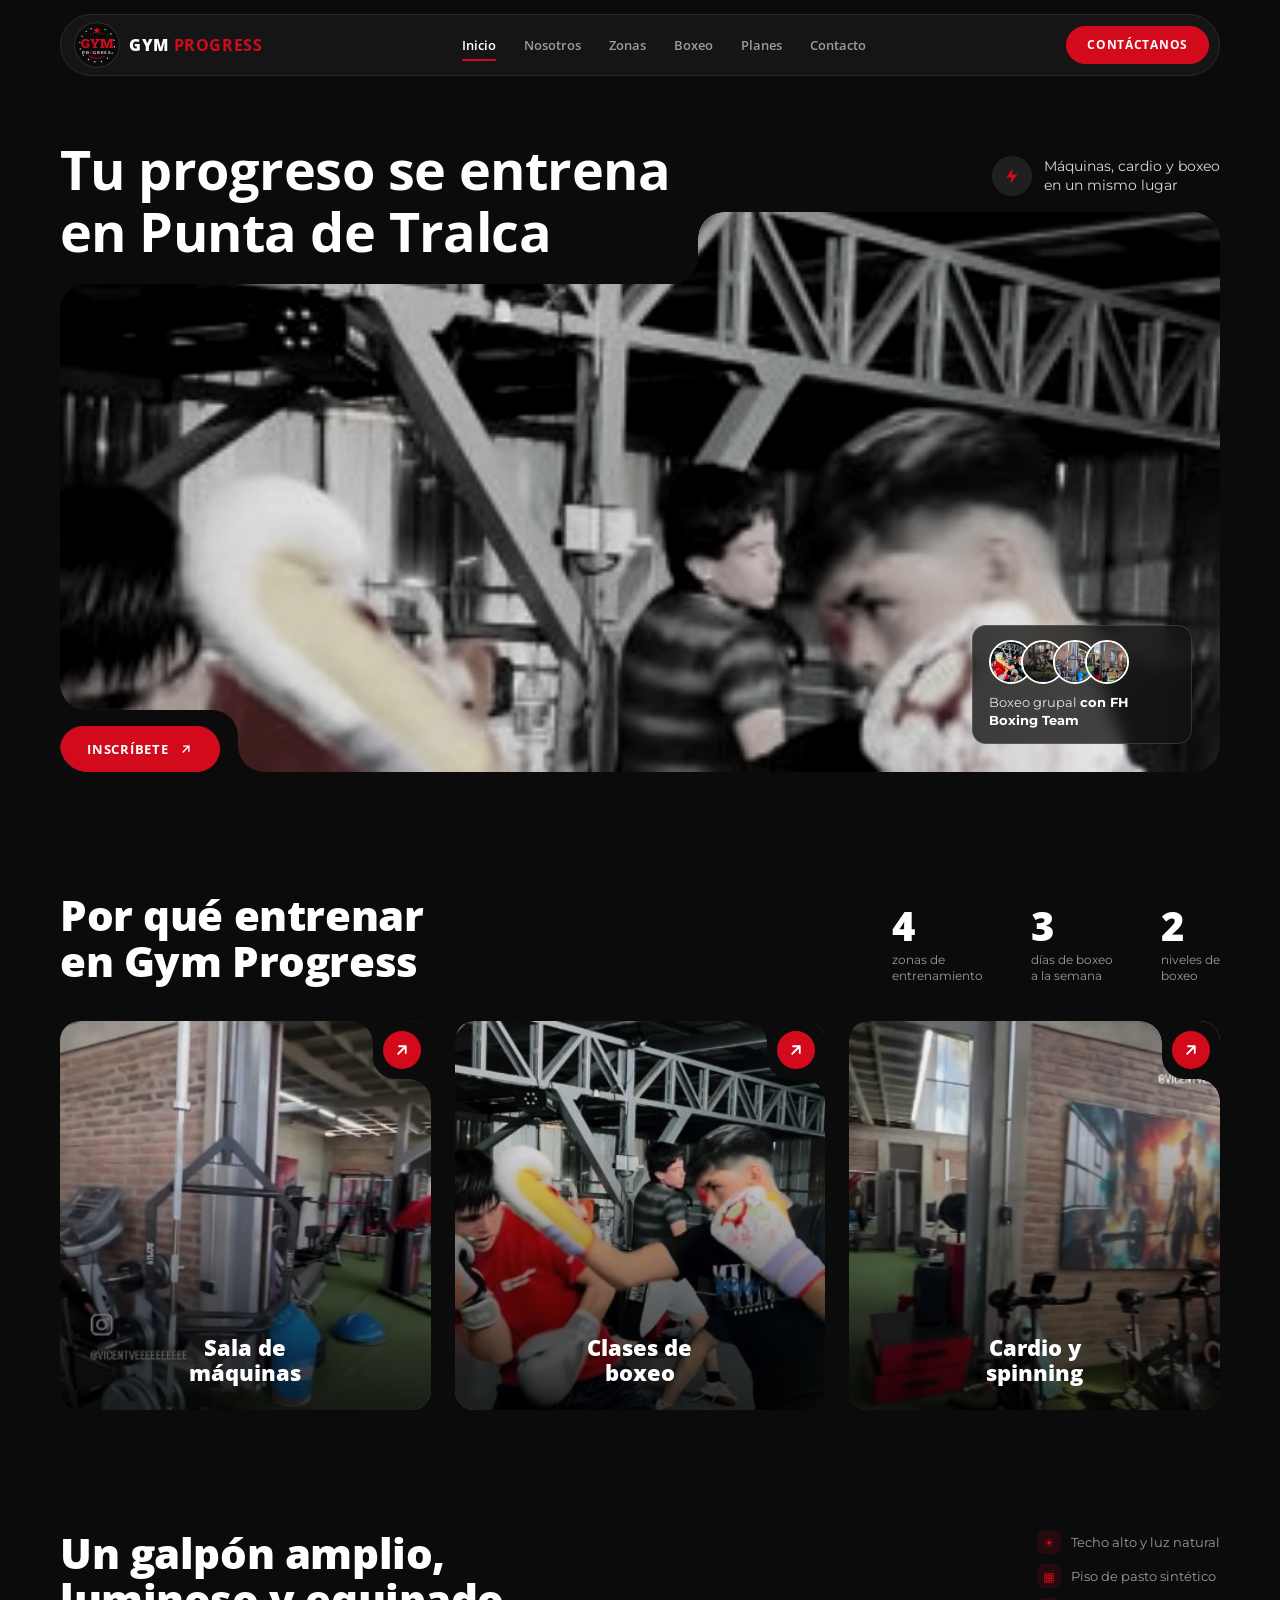
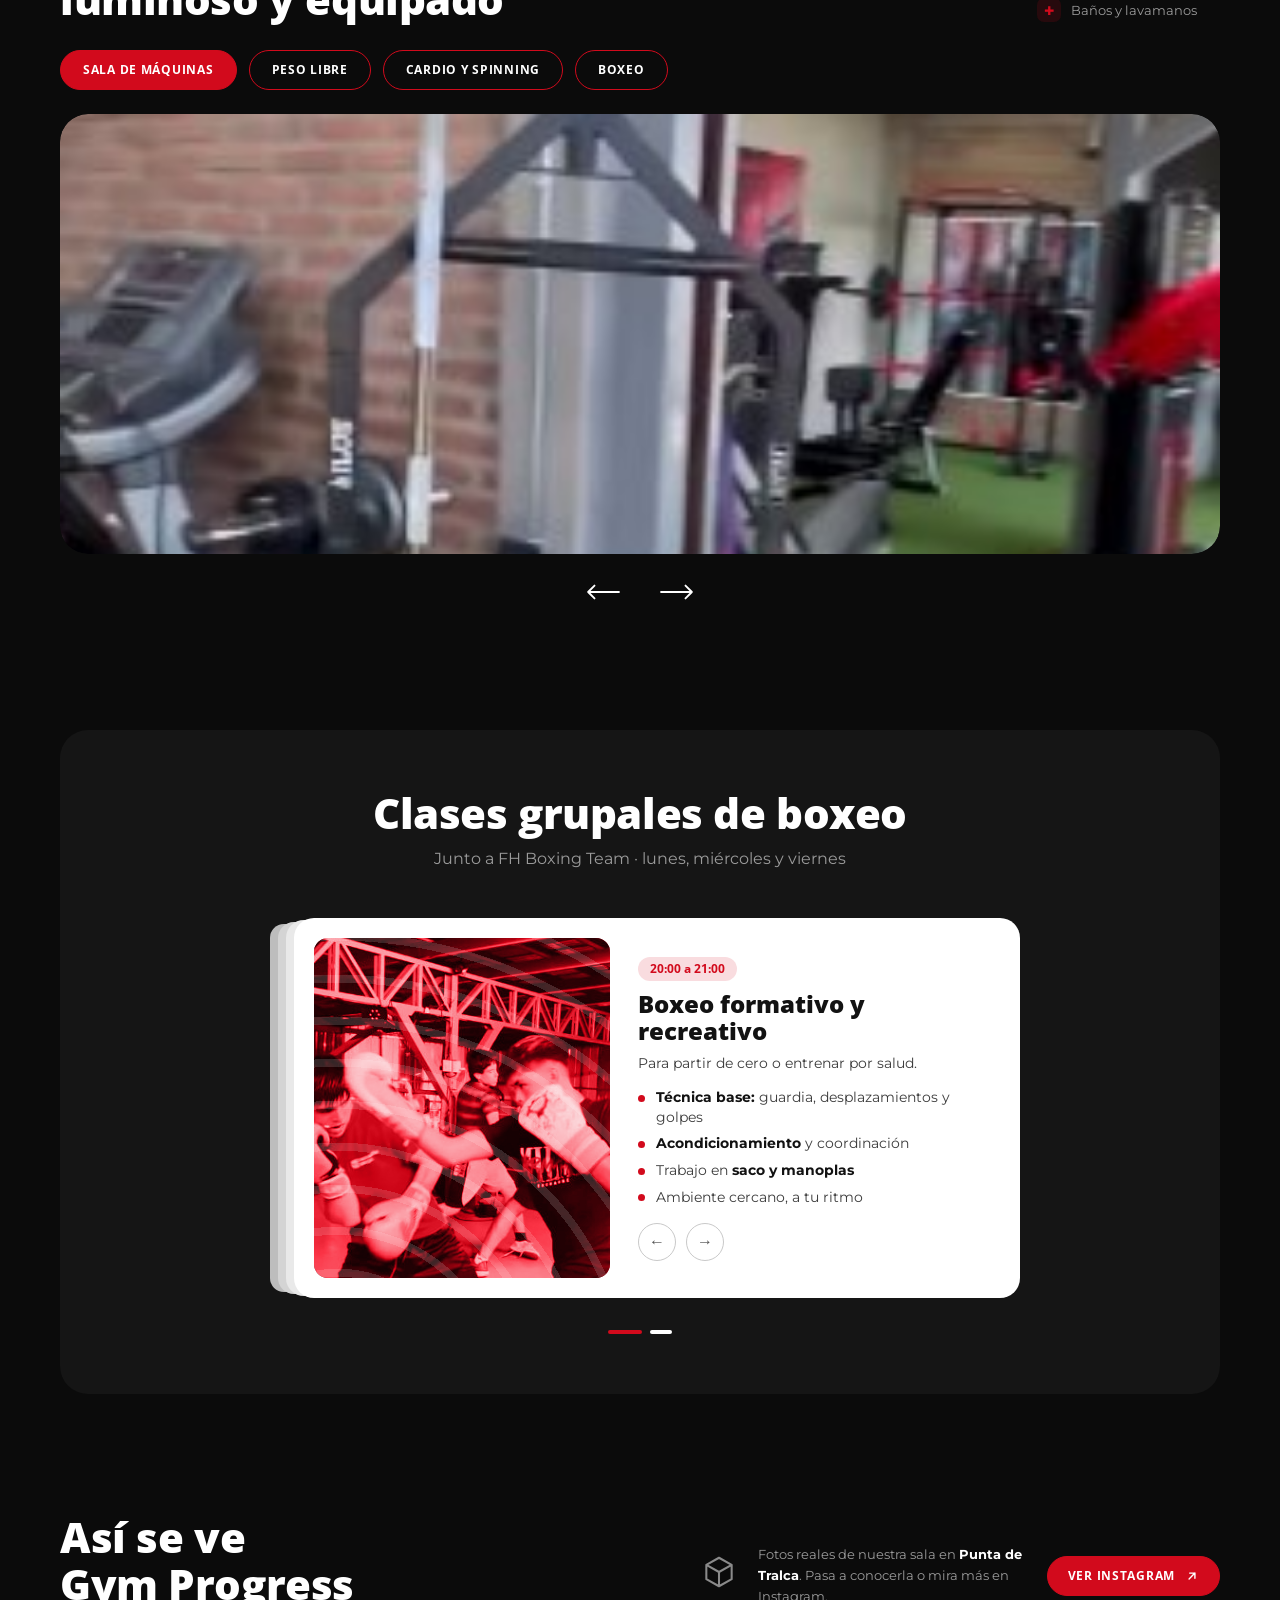
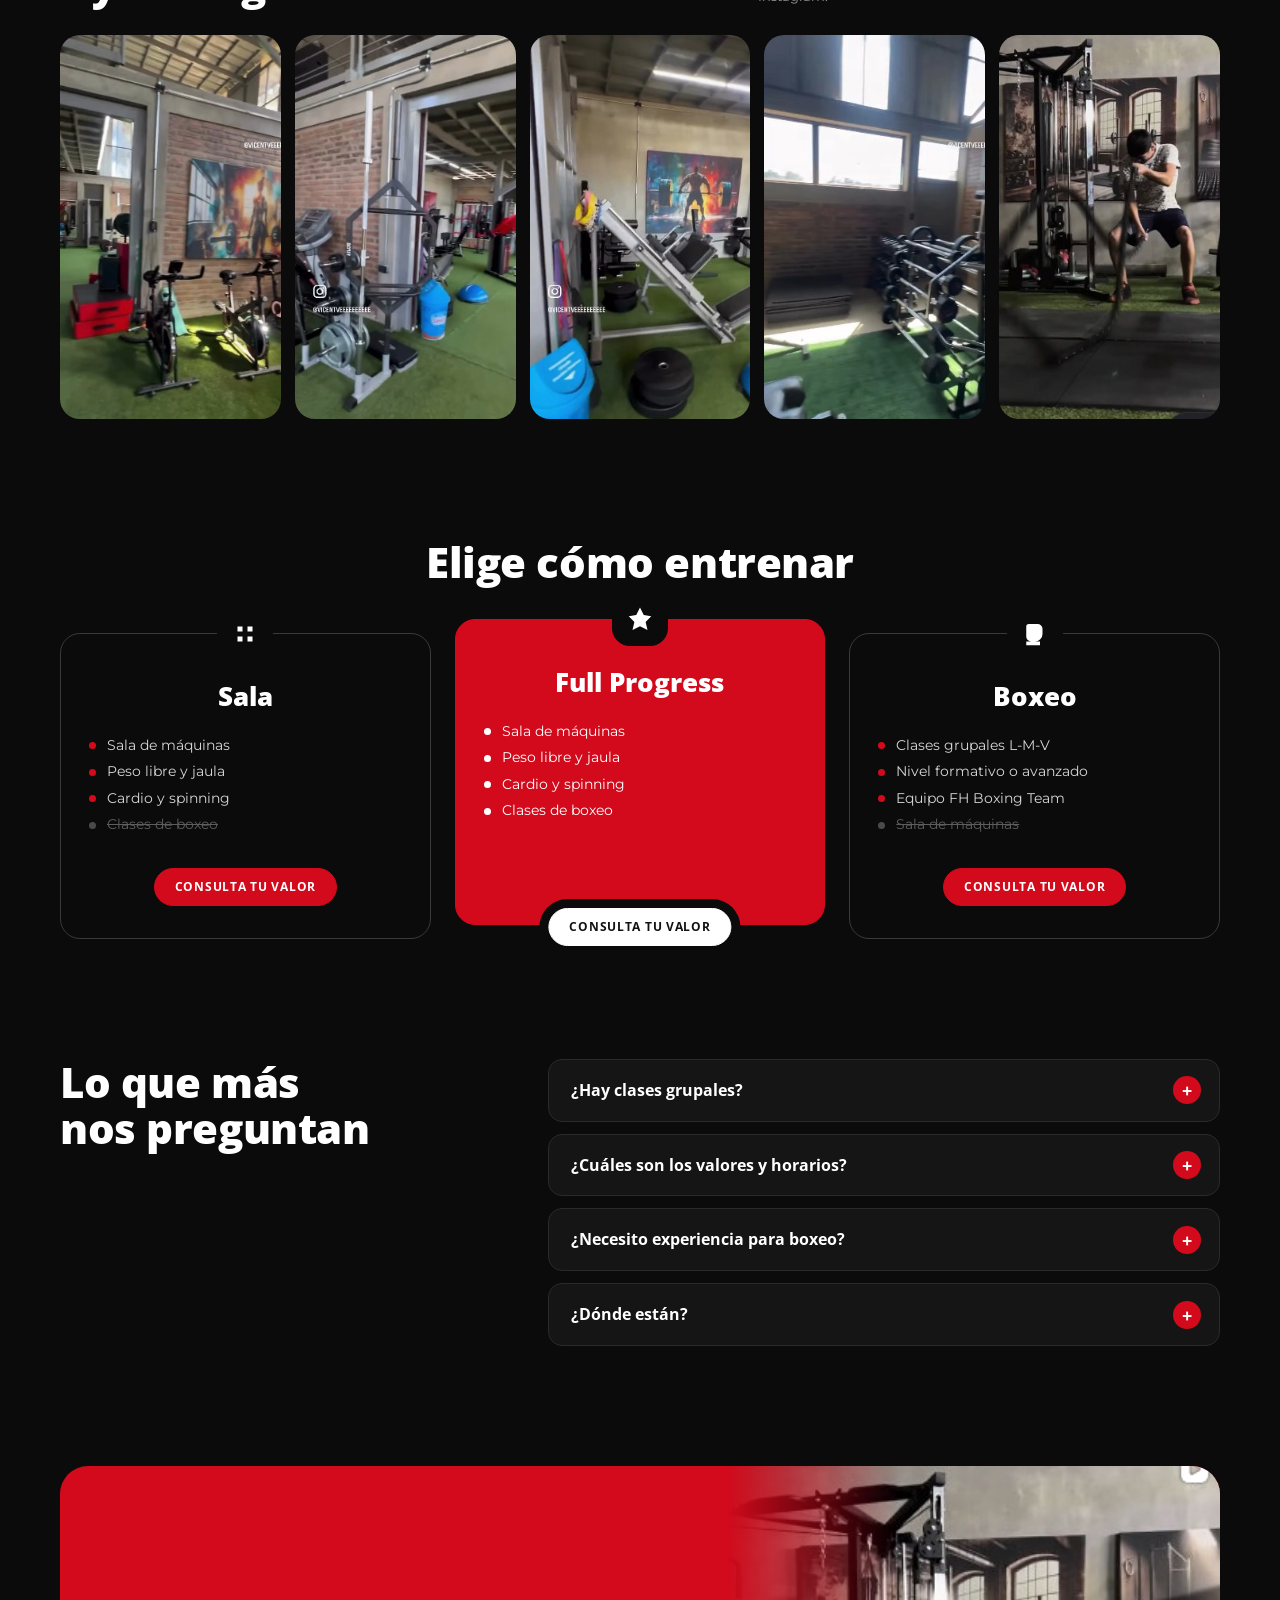
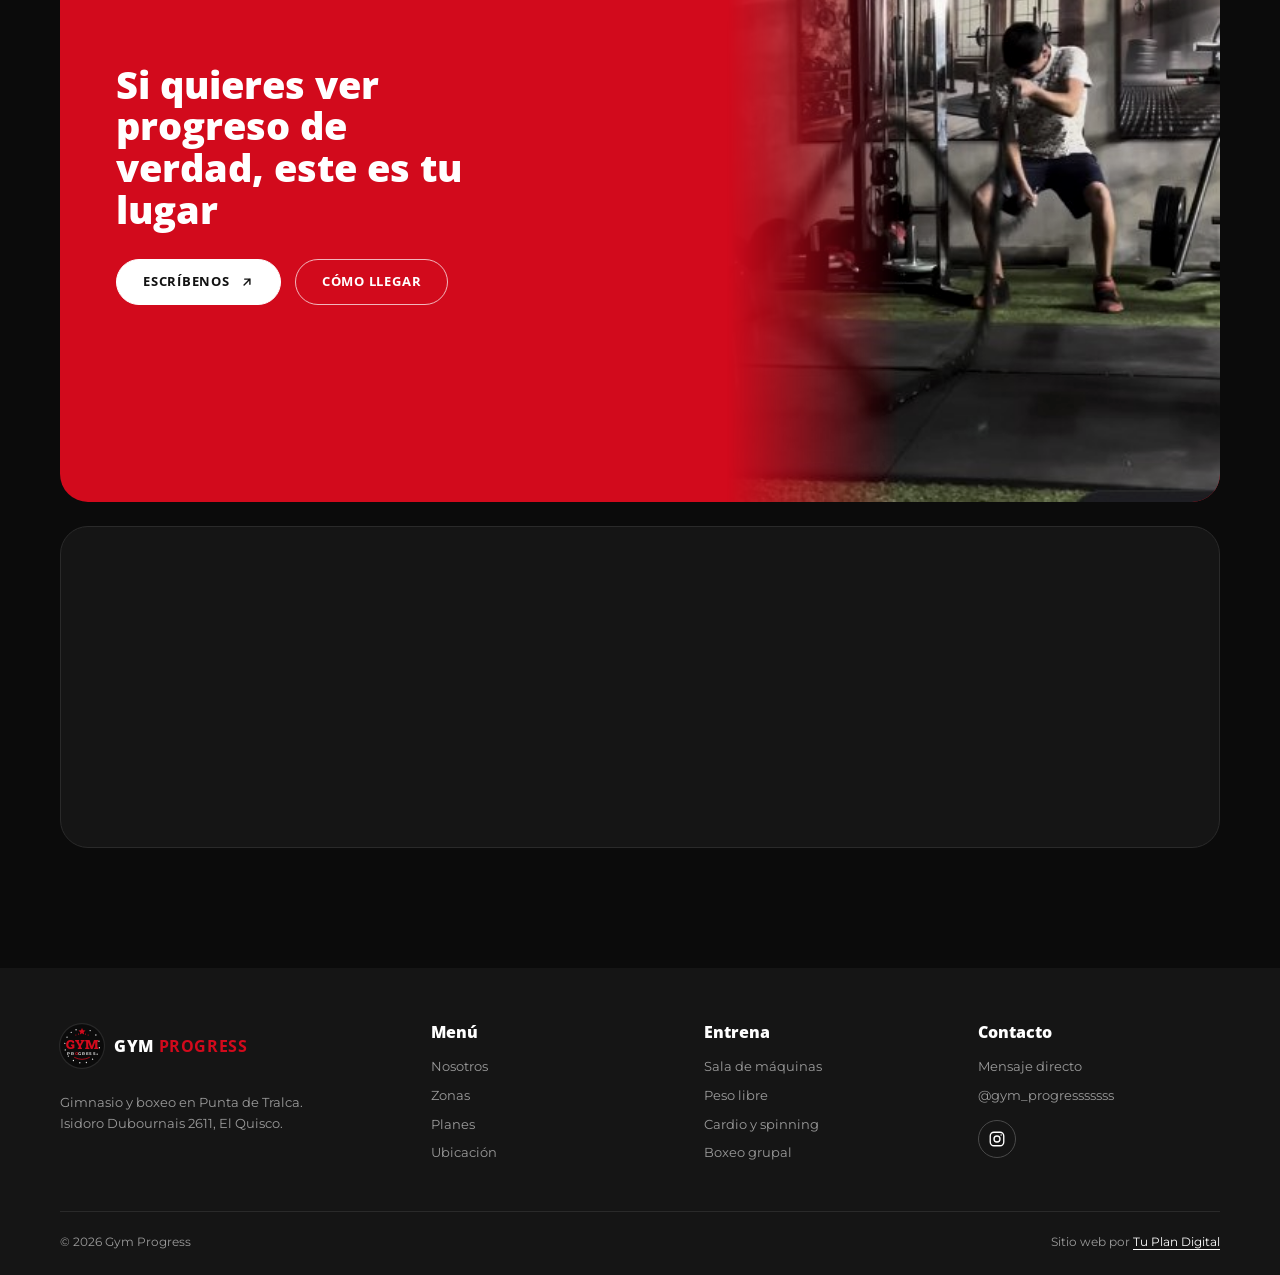
<file: index.html>
<!DOCTYPE html>
<html lang="es-CL">
<head>
  <meta charset="UTF-8">
  <meta name="viewport" content="width=device-width, initial-scale=1">
  <title>Gym Progress · Gimnasio y boxeo en Punta de Tralca, El Quisco</title>
  <meta name="description" content="Gimnasio en Punta de Tralca, El Quisco: sala de máquinas, peso libre, cardio y spinning, y clases grupales de boxeo con FH Boxing Team. Isidoro Dubournais 2611.">
  <meta name="theme-color" content="#0b0b0b">
  <link rel="canonical" href="https://gym-progress-web-xi.vercel.app/">

  <meta property="og:type" content="website">
  <meta property="og:locale" content="es_CL">
  <meta property="og:title" content="Gym Progress · Punta de Tralca, El Quisco">
  <meta property="og:description" content="Máquinas, peso libre, cardio y boxeo en un solo lugar.">
  <meta property="og:image" content="https://gym-progress-web-xi.vercel.app/assets/img/og.jpg">

  <link rel="icon" href="assets/img/favicon.svg" type="image/svg+xml">

  <link rel="preconnect" href="https://fonts.googleapis.com">
  <link rel="preconnect" href="https://fonts.gstatic.com" crossorigin>
  <link rel="preconnect" href="https://images.unsplash.com">
  <link href="https://fonts.googleapis.com/css2?family=Open+Sans:wght@600;700;800&family=Montserrat:wght@500;600;700&family=Roboto+Slab:wght@800;900&display=swap" rel="stylesheet">
  <link rel="stylesheet" href="css/styles.css">

  <script type="application/ld+json">
  {
    "@context": "https://schema.org",
    "@type": "ExerciseGym",
    "name": "Gym Progress",
    "image": "https://gym-progress-web-xi.vercel.app/assets/img/og.jpg",
    "address": {
      "@type": "PostalAddress",
      "streetAddress": "Isidoro Dubournais 2611",
      "addressLocality": "El Quisco",
      "addressRegion": "Valparaíso",
      "addressCountry": "CL"
    },
    "sameAs": ["https://www.instagram.com/gym_progresssssss/"]
  }
  </script>
</head>
<body>

  <!-- Logo reutilizable (se dibuja con las fuentes de la página) -->
  <svg width="0" height="0" class="sr-only" aria-hidden="true">
    <symbol id="logo-gp" viewBox="0 0 200 200">
      <circle cx="100" cy="100" r="98" fill="#0b0b0b"/>
      <g fill="#e9e9e9">
        <circle cx="137" cy="30" r="3"/><circle cx="163" cy="50" r="3"/><circle cx="177" cy="78" r="3"/>
        <circle cx="179" cy="108" r="3"/><circle cx="169" cy="137" r="3"/><circle cx="148" cy="160" r="3"/>
        <circle cx="120" cy="175" r="3"/><circle cx="90" cy="176" r="3"/><circle cx="61" cy="166" r="3"/>
        <circle cx="38" cy="146" r="3"/><circle cx="24" cy="118" r="3"/><circle cx="22" cy="88" r="3"/>
        <circle cx="32" cy="60" r="3"/><circle cx="51" cy="38" r="3"/><circle cx="73" cy="26" r="3"/>
      </g>
      <path fill="#d20a1c" d="M100 18l4.7 10.4 11.3 1.1-8.5 7.5 2.5 11.1-10-5.8-10 5.8 2.5-11.1-8.5-7.5 11.3-1.1z"/>
      <g fill="#d20a1c"><circle cx="72" cy="50" r="2.4"/><circle cx="84" cy="46" r="2.4"/><circle cx="116" cy="46" r="2.4"/><circle cx="128" cy="50" r="2.4"/></g>
      <text x="100" y="115" text-anchor="middle" font-family="'Roboto Slab', Rockwell, Georgia, serif" font-weight="900" font-size="58" fill="#d20a1c" letter-spacing="1">GYM</text>
      <text x="100" y="140" text-anchor="middle" font-family="Montserrat, Arial, sans-serif" font-weight="700" font-size="19" letter-spacing="3" fill="#d7d7d7">PR<tspan fill="#d20a1c">O</tspan>GRESS</text>
      <path d="M66 152q34 18 68 0" fill="none" stroke="#d20a1c" stroke-width="3.5" stroke-linecap="round"/>
    </symbol>
  </svg>

  <a class="skip" href="#contenido">Saltar al contenido</a>

  <!-- ===== Encabezado ===== -->
  <header class="nav-wrap">
    <nav class="nav container" aria-label="Principal">
      <a href="#inicio" class="brand" aria-label="Gym Progress, ir al inicio">
        <svg class="brand__badge" aria-hidden="true"><use href="#logo-gp"/></svg>
        <span class="brand__name">GYM <b>PROGRESS</b></span>
      </a>

      <button type="button" class="nav__burger" aria-label="Abrir menú" aria-expanded="false" aria-controls="menu"><span></span></button>

      <ul class="nav__links" id="menu">
        <li><a href="#inicio" aria-current="page">Inicio</a></li>
        <li><a href="#nosotros">Nosotros</a></li>
        <li><a href="#zonas">Zonas</a></li>
        <li><a href="#boxeo">Boxeo</a></li>
        <li><a href="#planes">Planes</a></li>
        <li><a href="#contacto">Contacto</a></li>
        <li class="nav__menu-cta"><a class="btn" href="https://ig.me/m/gym_progresssssss" target="_blank" rel="noopener">Contáctanos</a></li>
      </ul>
      <a class="btn btn--sm nav__cta" href="https://ig.me/m/gym_progresssssss" target="_blank" rel="noopener">Contáctanos</a>
    </nav>
  </header>

  <main id="contenido">

    <!-- ===== Hero ===== -->
    <section class="hero container" id="inicio">
      <div class="hero__head">
        <h1 class="hero__title">Tu progreso se entrena<br class="br-desk"> en Punta de Tralca</h1>
        <p class="hero__note">
          <span class="hero__bolt" aria-hidden="true">
            <svg viewBox="0 0 24 24"><path d="M13 2 4 14h7l-1 8 9-12h-7z"/></svg>
          </span>
          Máquinas, cardio y boxeo<br>en un mismo lugar
        </p>
      </div>

      <div class="hero__card">
        <img class="hero__img"
             src="https://images.unsplash.com/photo-1727990435802-4d98b944c6d9?auto=format&fit=crop&w=1600&q=75"
             onerror="this.onerror=null;this.src='assets/img/boxeo-sparring.jpg'"
             alt="Boxeador entrenando junto a un saco en el gimnasio" width="1600" height="900" fetchpriority="high">
        <div class="hero__cta notch notch--bl">
          <a class="btn" href="https://ig.me/m/gym_progresssssss" target="_blank" rel="noopener">
            Inscríbete <svg class="arrow" viewBox="0 0 24 24" aria-hidden="true"><path d="M7 17 17 7M8 7h9v9"/></svg>
          </a>
        </div>
        <div class="hero__chip">
          <div class="hero__avatars" aria-hidden="true">
            <img src="assets/img/boxeo-sparring.jpg" alt="" width="44" height="44" loading="lazy">
            <img src="assets/img/cuerdas.jpg" alt="" width="44" height="44" loading="lazy">
            <img src="assets/img/sala-racks.jpg" alt="" width="44" height="44" loading="lazy">
            <img src="assets/img/sala-bicis-mural.jpg" alt="" width="44" height="44" loading="lazy">
          </div>
          <p>Boxeo grupal <b>con FH Boxing Team</b></p>
        </div>
      </div>
    </section>

    <!-- ===== Por qué elegirnos ===== -->
    <section class="why container" id="nosotros" aria-labelledby="why-title">
      <div class="why__head">
        <h2 id="why-title" class="h2">Por qué entrenar<br>en Gym Progress</h2>
        <ul class="stats">
          <li><strong>4</strong><span>zonas de<br>entrenamiento</span></li>
          <li><strong>3</strong><span>días de boxeo<br>a la semana</span></li>
          <li><strong>2</strong><span>niveles de<br>boxeo</span></li>
        </ul>
      </div>

      <div class="why__cards">
        <a class="tile" href="#zonas">
          <img src="https://images.unsplash.com/photo-1646656130630-07af3a262a9b?auto=format&fit=crop&w=800&q=70"
               onerror="this.onerror=null;this.src='assets/img/sala-racks.jpg'"
               alt="Fila de máquinas de musculación" loading="lazy" width="800" height="900">
          <span class="tile__arrow" aria-hidden="true"><svg viewBox="0 0 24 24"><path d="M7 17 17 7M8 7h9v9"/></svg></span>
          <span class="tile__label">Sala de<br>máquinas</span>
        </a>
        <a class="tile" href="#boxeo">
          <img src="https://images.unsplash.com/photo-1671856129092-ef4f4c412186?auto=format&fit=crop&w=800&q=70"
               onerror="this.onerror=null;this.src='assets/img/boxeo-sparring.jpg'"
               alt="Mujer con guantes de boxeo rojos" loading="lazy" width="800" height="900">
          <span class="tile__arrow" aria-hidden="true"><svg viewBox="0 0 24 24"><path d="M7 17 17 7M8 7h9v9"/></svg></span>
          <span class="tile__label">Clases de<br>boxeo</span>
        </a>
        <a class="tile" href="#zonas">
          <img src="https://images.unsplash.com/photo-1598289431512-b97b0917affc?auto=format&fit=crop&w=800&q=70"
               onerror="this.onerror=null;this.src='assets/img/sala-bicis-mural.jpg'"
               alt="Bicicletas de spinning negras y rojas" loading="lazy" width="800" height="900">
          <span class="tile__arrow" aria-hidden="true"><svg viewBox="0 0 24 24"><path d="M7 17 17 7M8 7h9v9"/></svg></span>
          <span class="tile__label">Cardio y<br>spinning</span>
        </a>
      </div>
    </section>

    <!-- ===== Zonas (pestañas en CSS) ===== -->
    <section class="zones container" id="zonas" aria-labelledby="zones-title">
      <div class="zones__head">
        <h2 id="zones-title" class="h2">Un galpón amplio,<br>luminoso y equipado</h2>
        <ul class="zones__facts">
          <li><span class="ico" aria-hidden="true">☀</span>Techo alto y luz natural</li>
          <li><span class="ico" aria-hidden="true">▦</span>Piso de pasto sintético</li>
          <li><span class="ico" aria-hidden="true">✚</span>Baños y lavamanos</li>
        </ul>
      </div>

      <div class="carousel" data-carousel>
        <div class="tabs__bar" role="tablist" aria-label="Zonas del gimnasio">
          <button type="button" class="tab" role="tab" data-go="0" aria-selected="true" aria-controls="zona-1">Sala de máquinas</button>
          <button type="button" class="tab" role="tab" data-go="1" aria-selected="false" aria-controls="zona-2">Peso libre</button>
          <button type="button" class="tab" role="tab" data-go="2" aria-selected="false" aria-controls="zona-3">Cardio y spinning</button>
          <button type="button" class="tab" role="tab" data-go="3" aria-selected="false" aria-controls="zona-4">Boxeo</button>
        </div>
        <div class="carousel__track zones__track" data-track tabindex="0" aria-label="Fotos de las zonas">
          <figure class="slide" id="zona-1" role="tabpanel" aria-label="Sala de máquinas">
            <img src="https://images.unsplash.com/photo-1637430308606-86576d8fef3c?auto=format&fit=crop&w=1400&q=70"
                 onerror="this.onerror=null;this.src='assets/img/sala-racks.jpg'"
                 alt="Sala de musculación con luz roja" loading="lazy" width="1400" height="600">
            <figcaption>Poleas, prensa, máquinas guiadas y estaciones multifunción para trabajar cada grupo muscular.</figcaption>
          </figure>
          <figure class="slide" id="zona-2" role="tabpanel" aria-label="Peso libre">
            <img src="https://images.unsplash.com/photo-1589579234096-25cb6b83e021?auto=format&fit=crop&w=1400&q=70"
                 onerror="this.onerror=null;this.src='assets/img/sala-mancuernas.jpg'"
                 alt="Mancuerna roja y plateada sobre superficie negra" loading="lazy" width="1400" height="600">
            <figcaption>Racks de mancuernas, barras, discos y jaula para tus básicos: sentadilla, peso muerto y press.</figcaption>
          </figure>
          <figure class="slide" id="zona-3" role="tabpanel" aria-label="Cardio y spinning">
            <img src="https://images.unsplash.com/photo-1598289431512-b97b0917affc?auto=format&fit=crop&w=1400&q=70"
                 onerror="this.onerror=null;this.src='assets/img/sala-bicis-mural.jpg'"
                 alt="Bicicletas de spinning en fila" loading="lazy" width="1400" height="600">
            <figcaption>Bicicletas de spinning, trotadora curva, remo y cuerdas para subir pulsaciones.</figcaption>
          </figure>
          <figure class="slide" id="zona-4" role="tabpanel" aria-label="Boxeo">
            <img src="https://images.unsplash.com/photo-1716307035615-1c6465a32ef2?auto=format&fit=crop&w=1400&q=70"
                 onerror="this.onerror=null;this.src='assets/img/boxeo-sparring.jpg'"
                 alt="Fila de sacos de boxeo colgados" loading="lazy" width="1400" height="600">
            <figcaption>Sacos, guantes y espacio para técnica, manoplas y sparring con FH Boxing Team.</figcaption>
          </figure>
        </div>
        <div class="carousel__nav">
          <button type="button" class="arrow-btn" data-prev aria-label="Zona anterior"><svg viewBox="0 0 32 16" aria-hidden="true"><path d="M31 8H2M8 2 2 8l6 6"/></svg></button>
          <button type="button" class="arrow-btn" data-next aria-label="Zona siguiente"><svg viewBox="0 0 32 16" aria-hidden="true"><path d="M1 8h29M24 2l6 6-6 6"/></svg></button>
        </div>
      </div>
    </section>

    <!-- ===== Boxeo (en lugar del carrusel de entrenadores) ===== -->
    <section class="boxing container" id="boxeo" aria-labelledby="boxing-title">
      <div class="boxing__box">
        <h2 id="boxing-title" class="h2 center">Clases grupales de boxeo</h2>
        <p class="lead center">Junto a FH Boxing Team · lunes, miércoles y viernes</p>

        <div class="carousel" data-carousel>
        <div class="slider carousel__track" data-track tabindex="0" aria-label="Niveles de boxeo">
          <article class="class-card" id="nivel-1">
            <div class="class-card__media">
              <img src="assets/img/boxeo-sparring.jpg" alt="Alumnos practicando boxeo con manoplas en Gym Progress" loading="lazy" width="312" height="422">
            </div>
            <div class="class-card__body">
              <p class="tag">20:00 a 21:00</p>
              <h3>Boxeo formativo y recreativo</h3>
              <p>Para partir de cero o entrenar por salud.</p>
              <ul class="dots">
                <li><b>Técnica base:</b> guardia, desplazamientos y golpes</li>
                <li><b>Acondicionamiento</b> y coordinación</li>
                <li>Trabajo en <b>saco y manoplas</b></li>
                <li>Ambiente cercano, a tu ritmo</li>
              </ul>
              <div class="class-card__ctrl">
                <button type="button" class="circle-btn" data-prev aria-label="Nivel anterior">&#8592;</button>
                <button type="button" class="circle-btn" data-next aria-label="Nivel siguiente">&#8594;</button>
              </div>
            </div>
          </article>

          <article class="class-card" id="nivel-2">
            <div class="class-card__media">
              <img src="https://images.unsplash.com/photo-1716307043003-dbe6a5cc496e?auto=format&fit=crop&w=700&q=70"
                   onerror="this.onerror=null;this.src='assets/img/cuerdas.jpg'"
                   alt="Ring de boxeo con guantes colgando" loading="lazy" width="700" height="900">
            </div>
            <div class="class-card__body">
              <p class="tag">21:00 a 22:00</p>
              <h3>Boxeo avanzado y competitivo</h3>
              <p>Para quienes ya dominan lo básico y quieren ir por más.</p>
              <ul class="dots">
                <li><b>Combinaciones</b> y defensa</li>
                <li><b>Sparring</b> controlado</li>
                <li>Preparación física para <b>competir</b></li>
                <li>Seguimiento del equipo FH Boxing</li>
              </ul>
              <div class="class-card__ctrl">
                <button type="button" class="circle-btn" data-prev aria-label="Nivel anterior">&#8592;</button>
                <button type="button" class="circle-btn" data-next aria-label="Nivel siguiente">&#8594;</button>
              </div>
            </div>
          </article>
        </div>
        <div class="pager" role="tablist" aria-label="Niveles">
          <button type="button" role="tab" data-go="0" aria-selected="true" aria-label="Boxeo formativo y recreativo"></button>
          <button type="button" role="tab" data-go="1" aria-selected="false" aria-label="Boxeo avanzado y competitivo"></button>
        </div>
        </div>
      </div>
    </section>

    <!-- ===== Galería ===== -->
    <section class="gallery container" aria-labelledby="gallery-title">
      <div class="gallery__head">
        <h2 id="gallery-title" class="h2">Así se ve<br>Gym Progress</h2>
        <div class="gallery__aside">
          <span class="gallery__cube" aria-hidden="true"><svg viewBox="0 0 24 24"><path d="M12 3 4 7.5v9L12 21l8-4.5v-9zM4 7.5 12 12l8-4.5M12 12v9"/></svg></span>
          <p>Fotos reales de nuestra sala en <b>Punta de Tralca</b>. Pasa a conocerla o mira más en Instagram.</p>
          <a class="btn btn--sm" href="https://www.instagram.com/gym_progresssssss/" target="_blank" rel="noopener">Ver Instagram <svg class="arrow" viewBox="0 0 24 24" aria-hidden="true"><path d="M7 17 17 7M8 7h9v9"/></svg></a>
        </div>
      </div>
      <div class="gallery__grid">
        <img src="assets/img/sala-bicis-mural.jpg" alt="Bicicletas de spinning frente a un mural en muro de ladrillo" loading="lazy" width="278" height="538">
        <img src="assets/img/sala-racks.jpg" alt="Racks y máquinas rojas de la sala" loading="lazy" width="278" height="538">
        <img src="assets/img/sala-prensa.jpg" alt="Prensa de piernas y discos" loading="lazy" width="278" height="538">
        <img src="assets/img/sala-mancuernas.jpg" alt="Rack de mancuernas junto a la ventana" loading="lazy" width="278" height="538">
        <img src="assets/img/cuerdas.jpg" alt="Alumno entrenando con cuerdas de batalla" loading="lazy" width="330" height="426">
      </div>
    </section>

    <!-- ===== Planes ===== -->
    <section class="plans container" id="planes" aria-labelledby="plans-title">
      <h2 id="plans-title" class="h2 center">Elige cómo entrenar</h2>
      <div class="plans__grid">
        <article class="plan">
          <span class="plan__icon" aria-hidden="true"><svg viewBox="0 0 24 24"><path d="M6 6h4v4H6zM14 6h4v4h-4zM6 14h4v4H6zM14 14h4v4h-4z"/></svg></span>
          <h3>Sala</h3>
          <ul class="dots">
            <li>Sala de máquinas</li>
            <li>Peso libre y jaula</li>
            <li>Cardio y spinning</li>
            <li class="off">Clases de boxeo</li>
          </ul>
          <a class="btn btn--sm" href="https://ig.me/m/gym_progresssssss" target="_blank" rel="noopener">Consulta tu valor</a>
        </article>

        <article class="plan plan--featured">
          <span class="plan__icon" aria-hidden="true"><svg viewBox="0 0 24 24"><path d="M12 2l3 6 6 1-4.5 4.5L18 20l-6-3-6 3 1.5-6.5L3 9l6-1z"/></svg></span>
          <h3>Full Progress</h3>
          <ul class="dots">
            <li>Sala de máquinas</li>
            <li>Peso libre y jaula</li>
            <li>Cardio y spinning</li>
            <li>Clases de boxeo</li>
          </ul>
          <a class="btn btn--light btn--sm" href="https://ig.me/m/gym_progresssssss" target="_blank" rel="noopener">Consulta tu valor</a>
        </article>

        <article class="plan">
          <span class="plan__icon" aria-hidden="true"><svg viewBox="0 0 24 24"><path d="M7 4h7a4 4 0 0 1 4 4v4a6 6 0 0 1-6 6H9a4 4 0 0 1-4-4V6a2 2 0 0 1 2-2zM5 18h11v3H5z"/></svg></span>
          <h3>Boxeo</h3>
          <ul class="dots">
            <li>Clases grupales L-M-V</li>
            <li>Nivel formativo o avanzado</li>
            <li>Equipo FH Boxing Team</li>
            <li class="off">Sala de máquinas</li>
          </ul>
          <a class="btn btn--sm" href="https://ig.me/m/gym_progresssssss" target="_blank" rel="noopener">Consulta tu valor</a>
        </article>
      </div>
    </section>

    <!-- ===== Preguntas frecuentes ===== -->
    <section class="faq container" aria-labelledby="faq-title">
      <h2 id="faq-title" class="h2">Lo que más<br>nos preguntan</h2>
      <div class="faq__list">
        <details>
          <summary>¿Hay clases grupales?</summary>
          <p>Sí. Boxeo grupal los lunes, miércoles y viernes: formativo y recreativo de 20:00 a 21:00, y avanzado y competitivo de 21:00 a 22:00.</p>
        </details>
        <details>
          <summary>¿Cuáles son los valores y horarios?</summary>
          <p>Escríbenos por Instagram y te respondemos con los valores vigentes y los horarios de la sala.</p>
        </details>
        <details>
          <summary>¿Necesito experiencia para boxeo?</summary>
          <p>No. El nivel formativo está pensado para empezar desde cero.</p>
        </details>
        <details>
          <summary>¿Dónde están?</summary>
          <p>En Isidoro Dubournais 2611, Punta de Tralca, El Quisco.</p>
        </details>
      </div>
    </section>

    <!-- ===== Banner final ===== -->
    <section class="cta container" id="contacto" aria-labelledby="cta-title">
      <div class="cta__box">
        <div class="cta__text">
          <h2 id="cta-title">Si quieres ver progreso de verdad, este es tu lugar</h2>
          <div class="cta__actions">
            <a class="btn btn--light" href="https://ig.me/m/gym_progresssssss" target="_blank" rel="noopener">Escríbenos <svg class="arrow" viewBox="0 0 24 24" aria-hidden="true"><path d="M7 17 17 7M8 7h9v9"/></svg></a>
            <a class="btn btn--ghost" href="https://www.google.com/maps/search/?api=1&query=Isidoro+Dubournais+2611,+El+Quisco" target="_blank" rel="noopener">Cómo llegar</a>
          </div>
        </div>
        <img class="cta__img" src="https://images.unsplash.com/photo-1601422407692-ec4eeec1d9b3?auto=format&fit=crop&w=900&q=70"
             onerror="this.onerror=null;this.src='assets/img/cuerdas.jpg'"
             alt="Hombre haciendo flexiones en el gimnasio" loading="lazy" width="900" height="700">
      </div>

      <div class="map">
        <iframe title="Mapa de Gym Progress en El Quisco"
                src="https://maps.google.com/maps?q=Isidoro%20Dubournais%202611%2C%20El%20Quisco&z=15&output=embed"
                loading="lazy" referrerpolicy="no-referrer-when-downgrade"></iframe>
      </div>
    </section>
  </main>

  <!-- ===== Footer ===== -->
  <footer class="footer">
    <div class="footer__grid container">
      <div>
        <a href="#inicio" class="brand" aria-label="Gym Progress">
          <svg class="brand__badge" aria-hidden="true"><use href="#logo-gp"/></svg>
          <span class="brand__name">GYM <b>PROGRESS</b></span>
        </a>
        <p class="footer__about">Gimnasio y boxeo en Punta de Tralca.<br>Isidoro Dubournais 2611, El Quisco.</p>
      </div>
      <nav aria-label="Menú del pie">
        <h3>Menú</h3>
        <ul>
          <li><a href="#nosotros">Nosotros</a></li>
          <li><a href="#zonas">Zonas</a></li>
          <li><a href="#planes">Planes</a></li>
          <li><a href="#contacto">Ubicación</a></li>
        </ul>
      </nav>
      <div>
        <h3>Entrena</h3>
        <ul>
          <li>Sala de máquinas</li>
          <li>Peso libre</li>
          <li>Cardio y spinning</li>
          <li>Boxeo grupal</li>
        </ul>
      </div>
      <div>
        <h3>Contacto</h3>
        <ul>
          <li><a href="https://ig.me/m/gym_progresssssss" target="_blank" rel="noopener">Mensaje directo</a></li>
          <li><a href="https://www.instagram.com/gym_progresssssss/" target="_blank" rel="noopener">@gym_progresssssss</a></li>
        </ul>
        <div class="social">
          <a href="https://www.instagram.com/gym_progresssssss/" target="_blank" rel="noopener" aria-label="Instagram de Gym Progress">
            <svg viewBox="0 0 24 24" aria-hidden="true"><rect x="3" y="3" width="18" height="18" rx="5"/><circle cx="12" cy="12" r="4"/><circle cx="17.5" cy="6.5" r="1" class="fill"/></svg>
          </a>
        </div>
      </div>
    </div>
    <div class="footer__bottom container">
      <p>© <span>2026</span> Gym Progress</p>
      <p>Sitio web por <a href="https://tuplandigital.cl" target="_blank" rel="noopener">Tu Plan Digital</a></p>
    </div>
  </footer>

  <script src="js/main.js" defer></script>
</body>
</html>
</file>
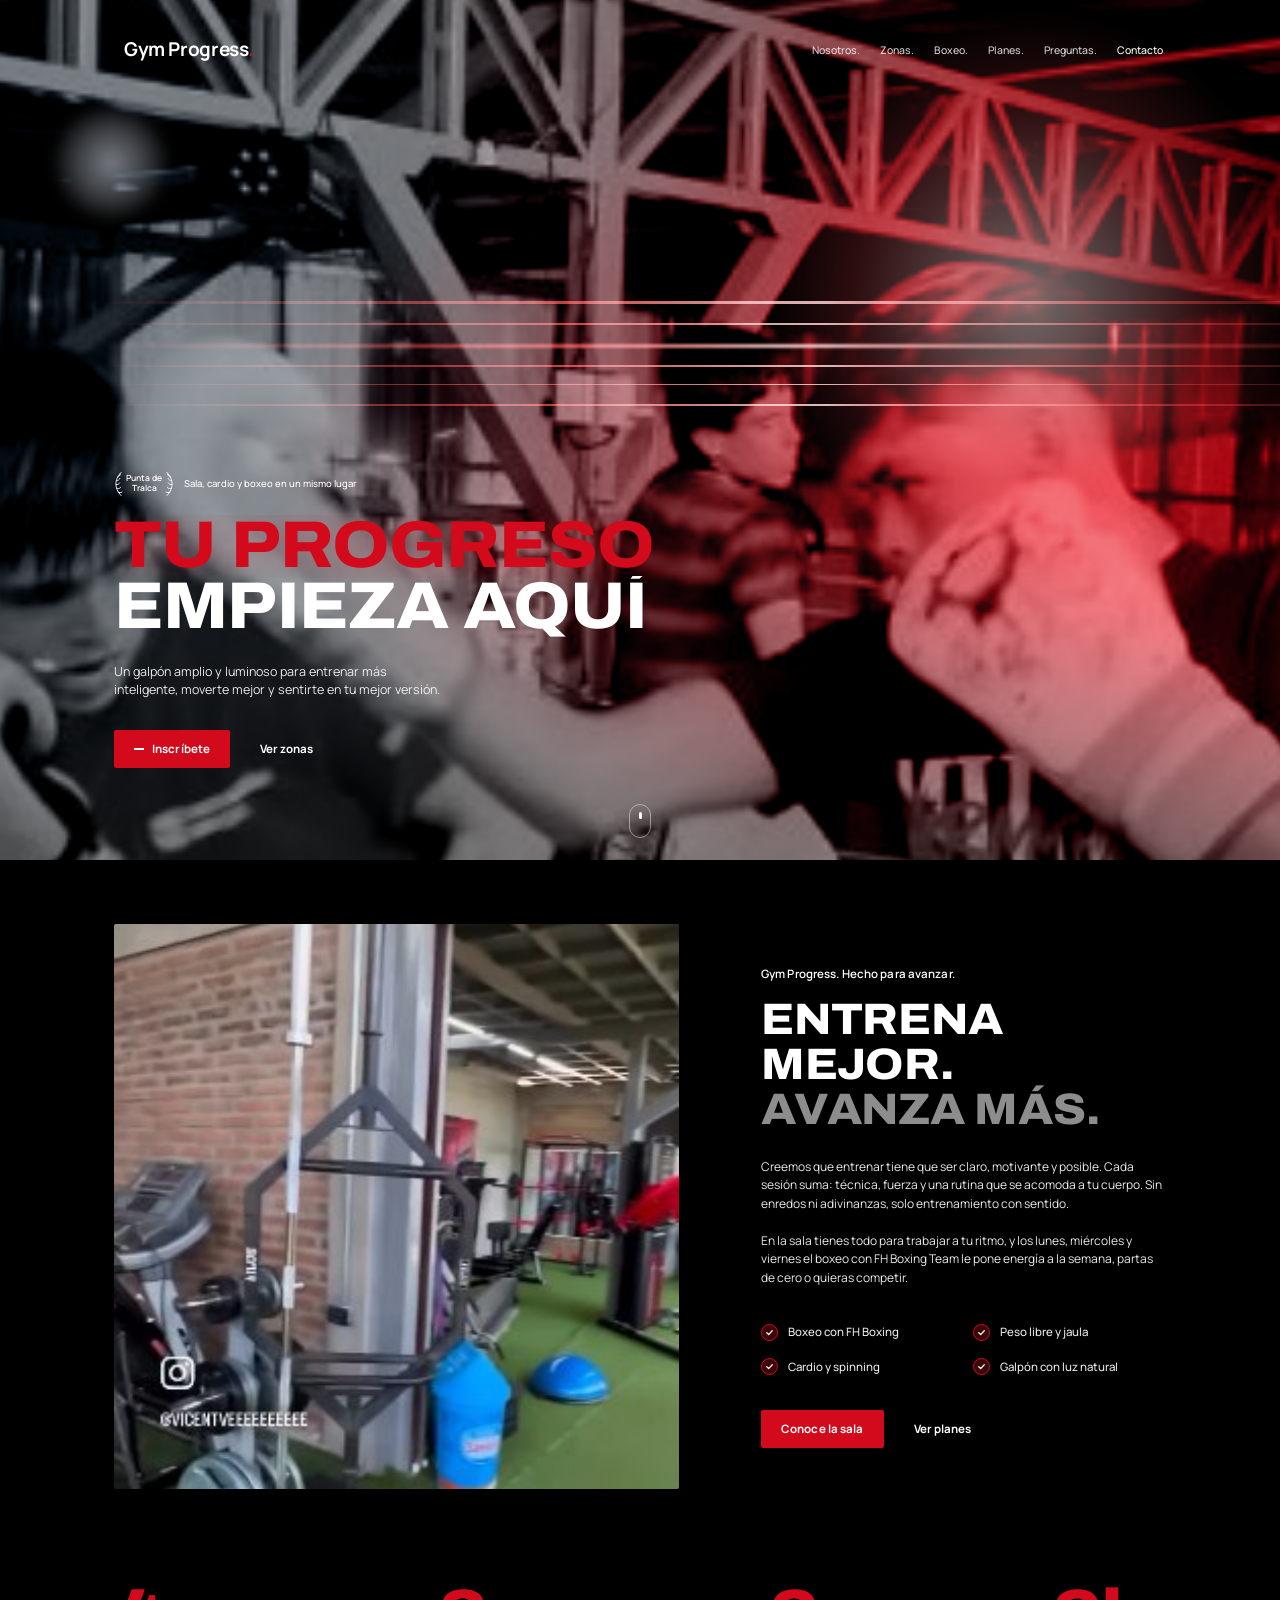
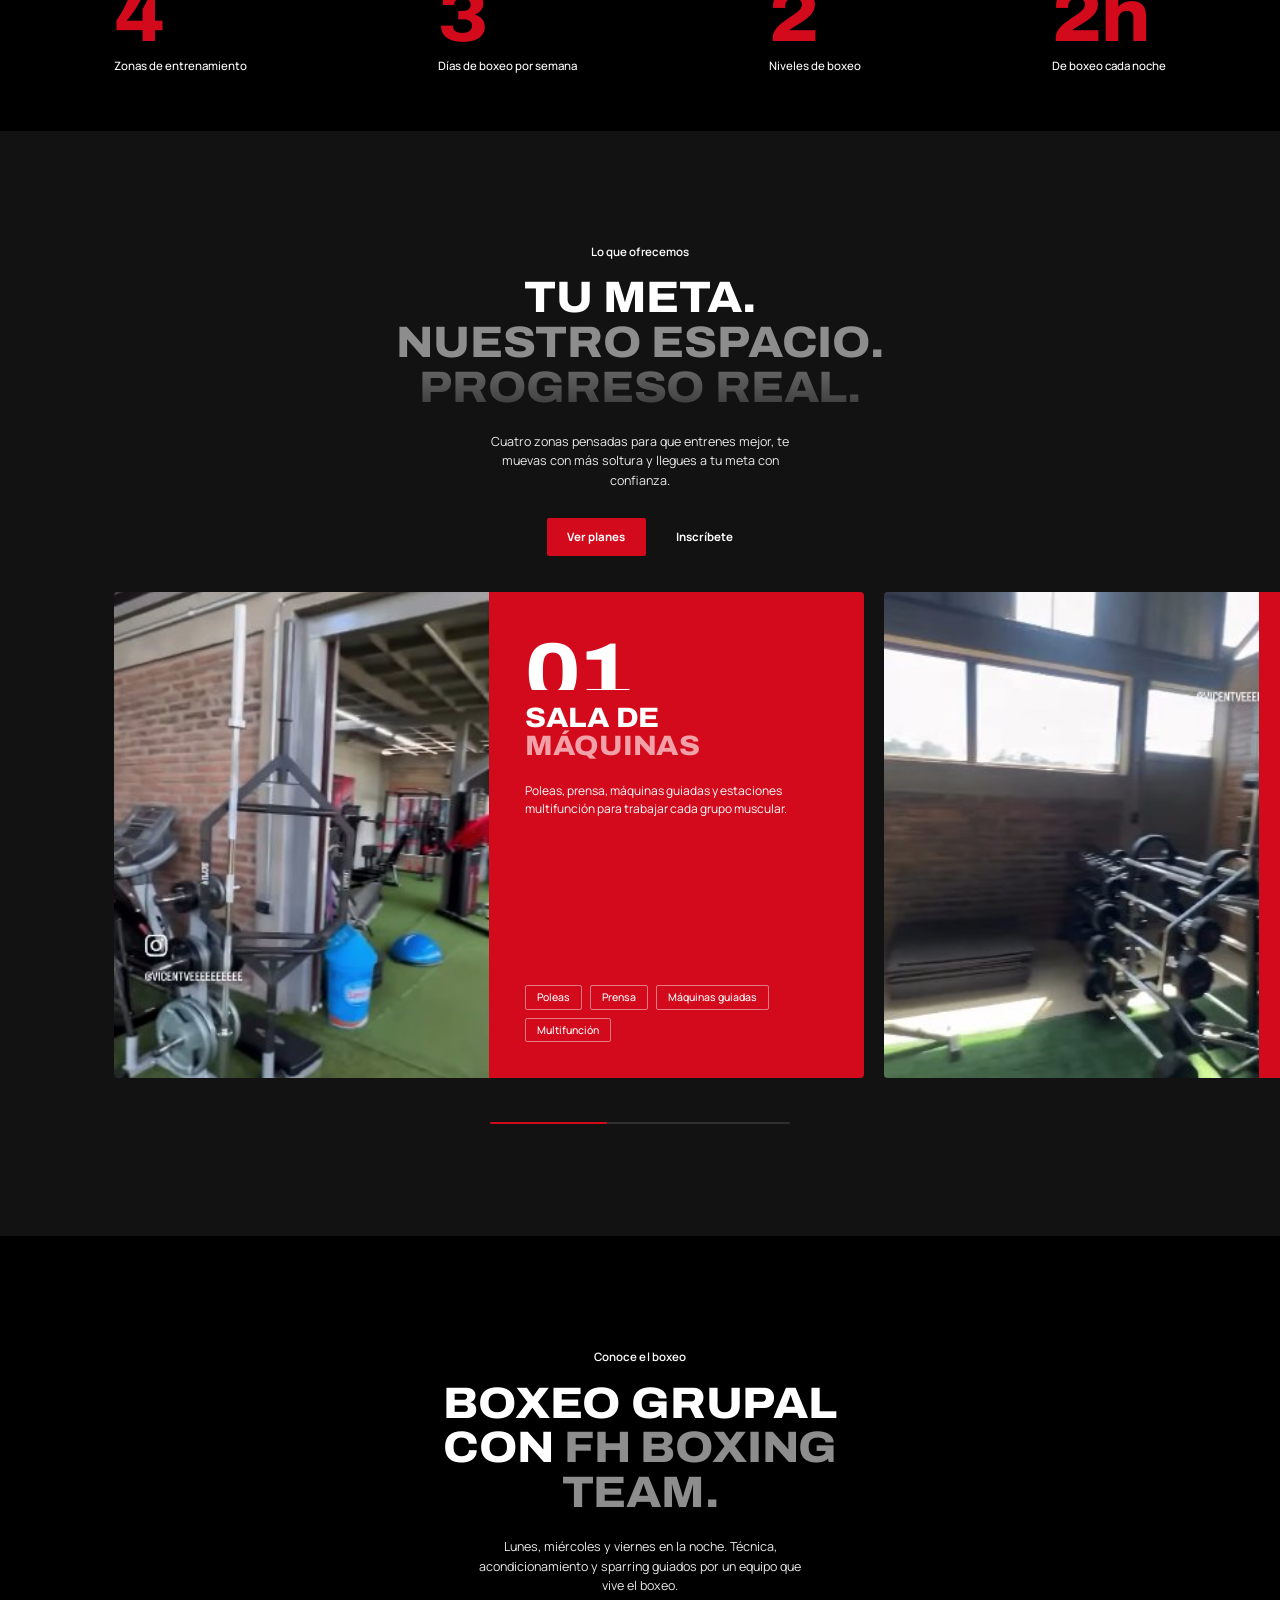
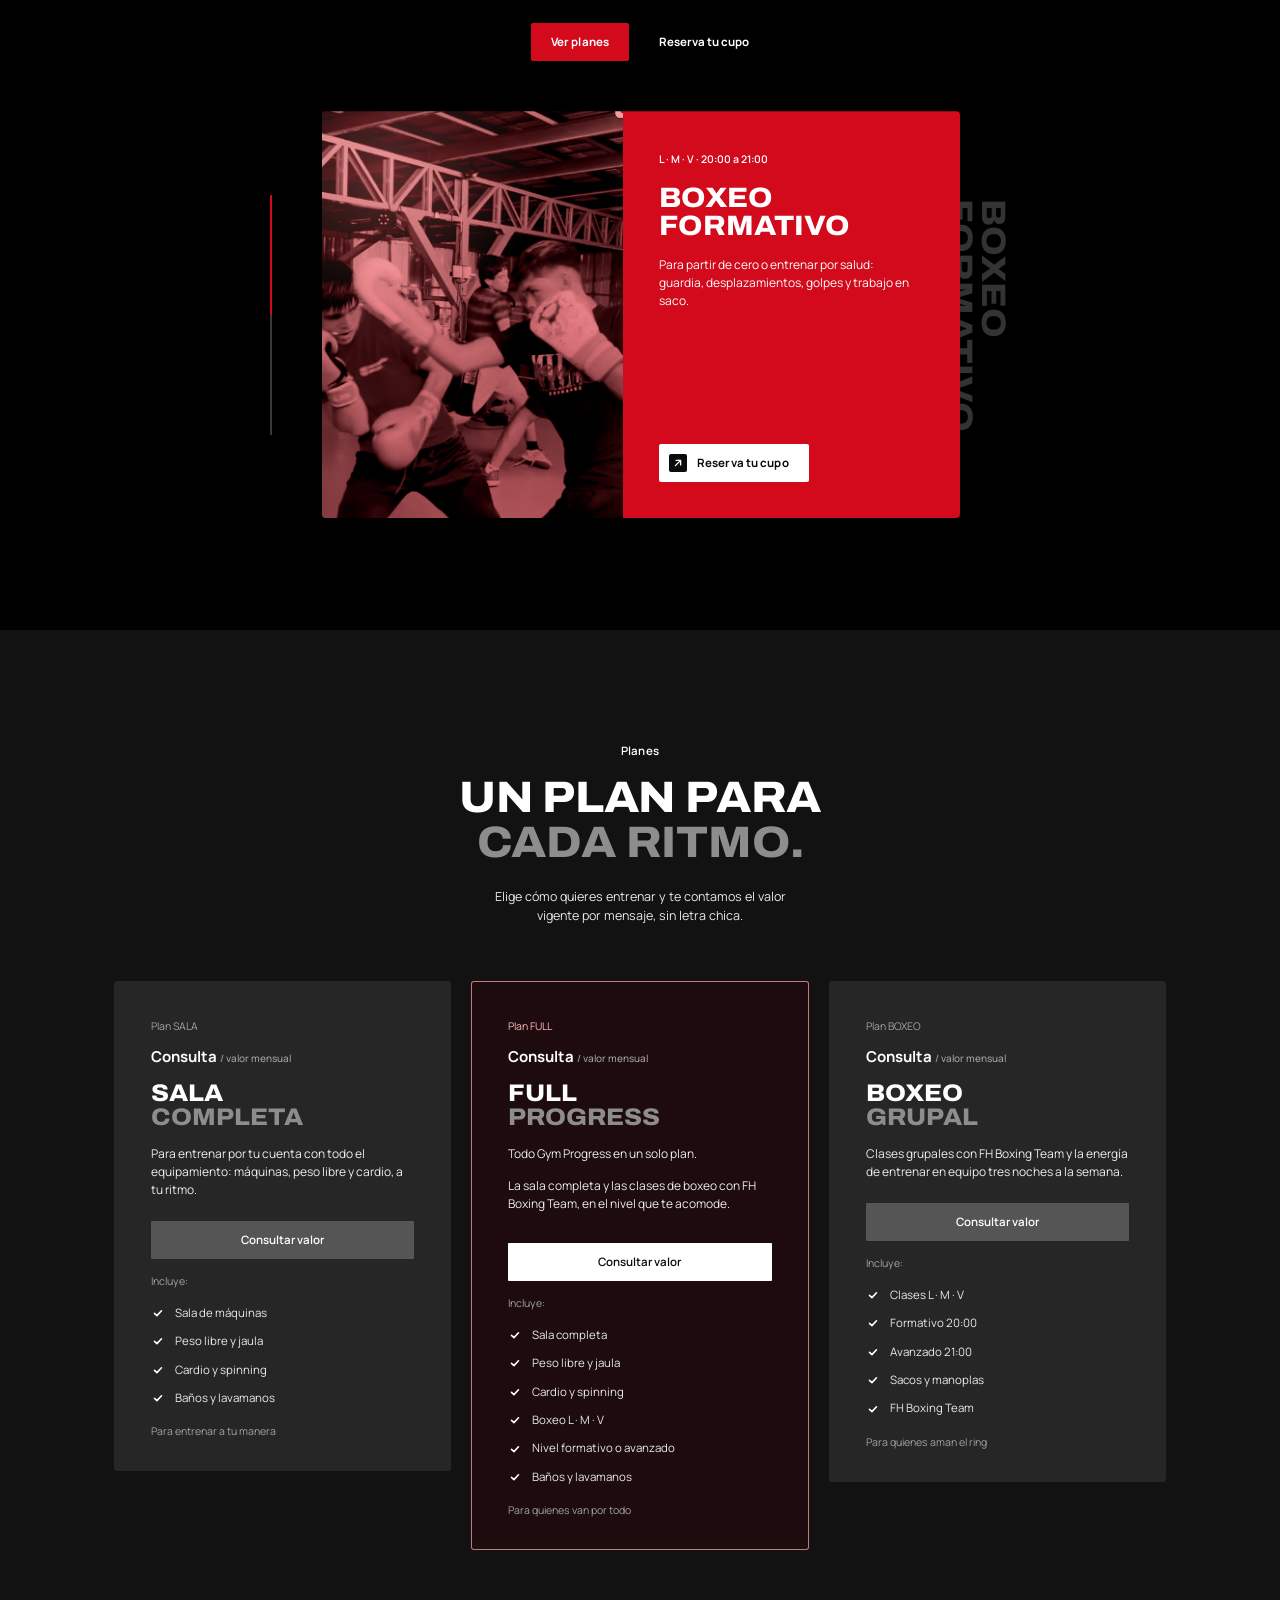
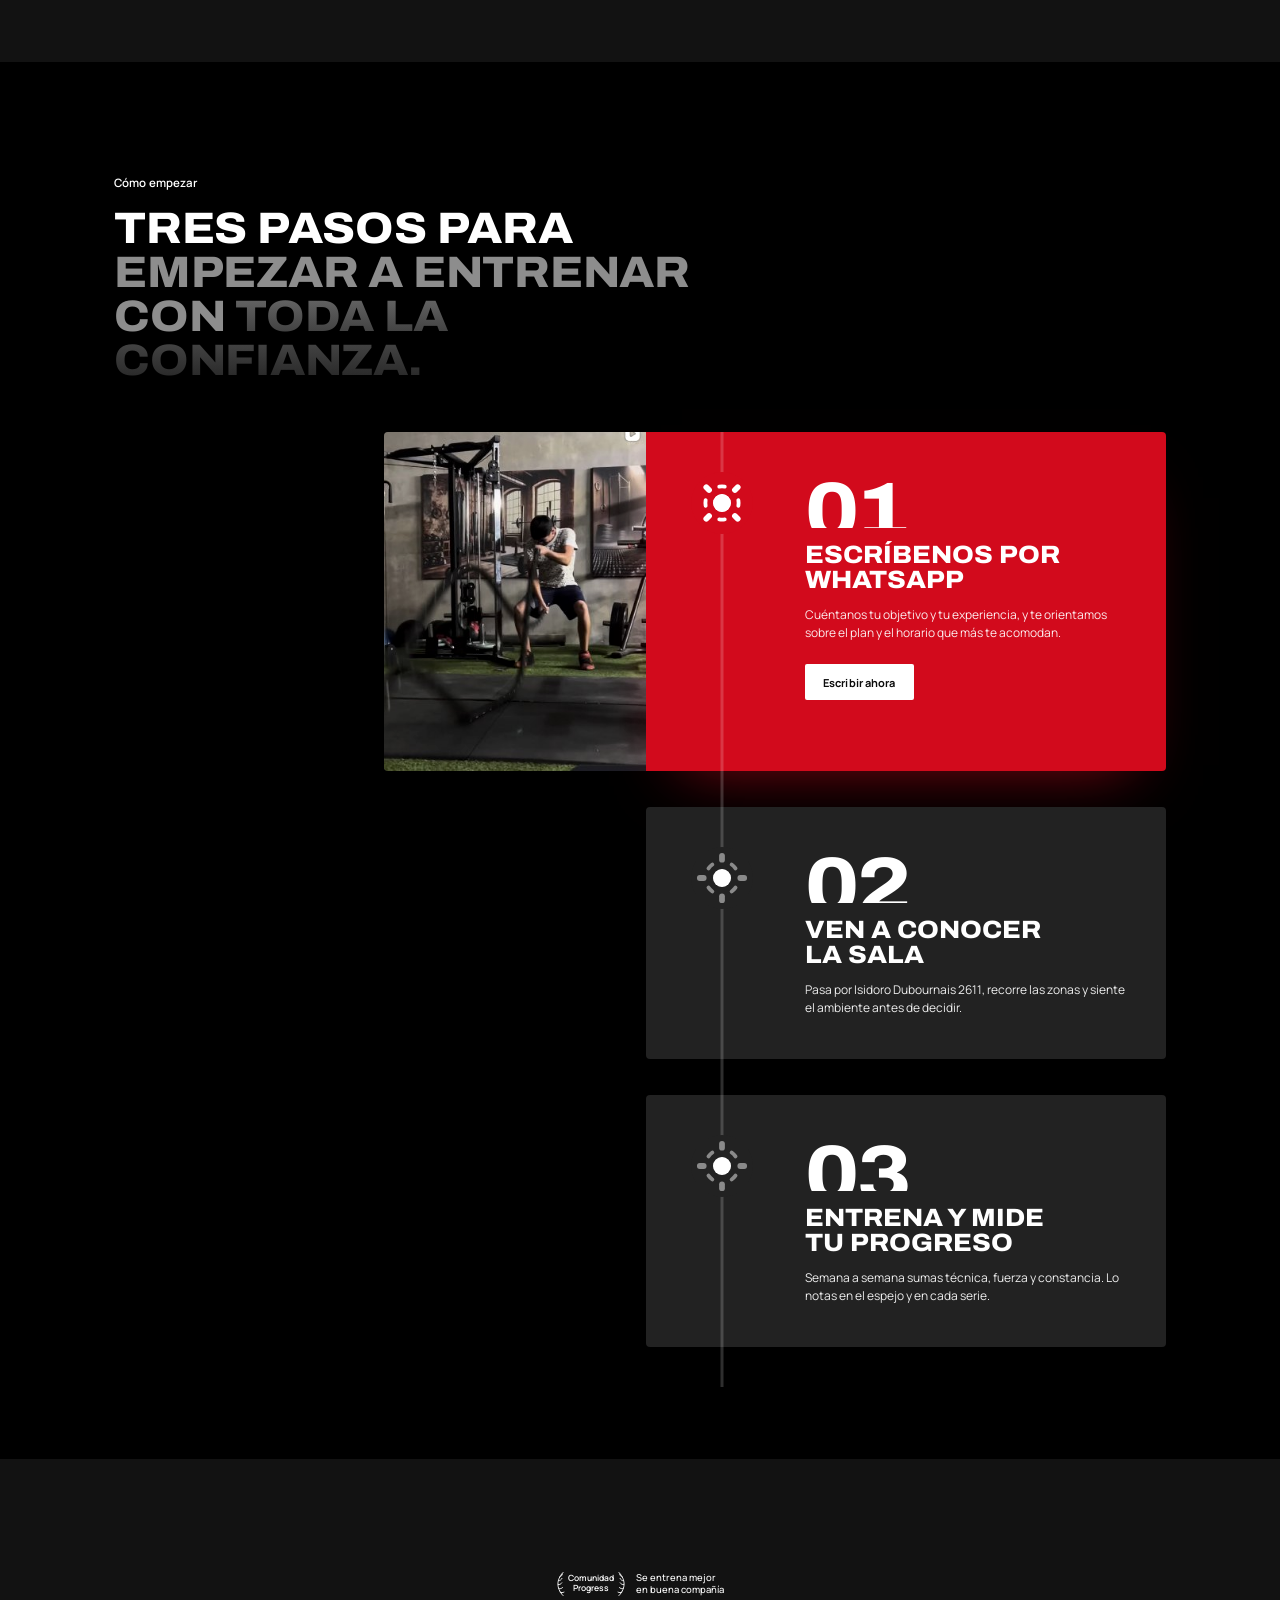
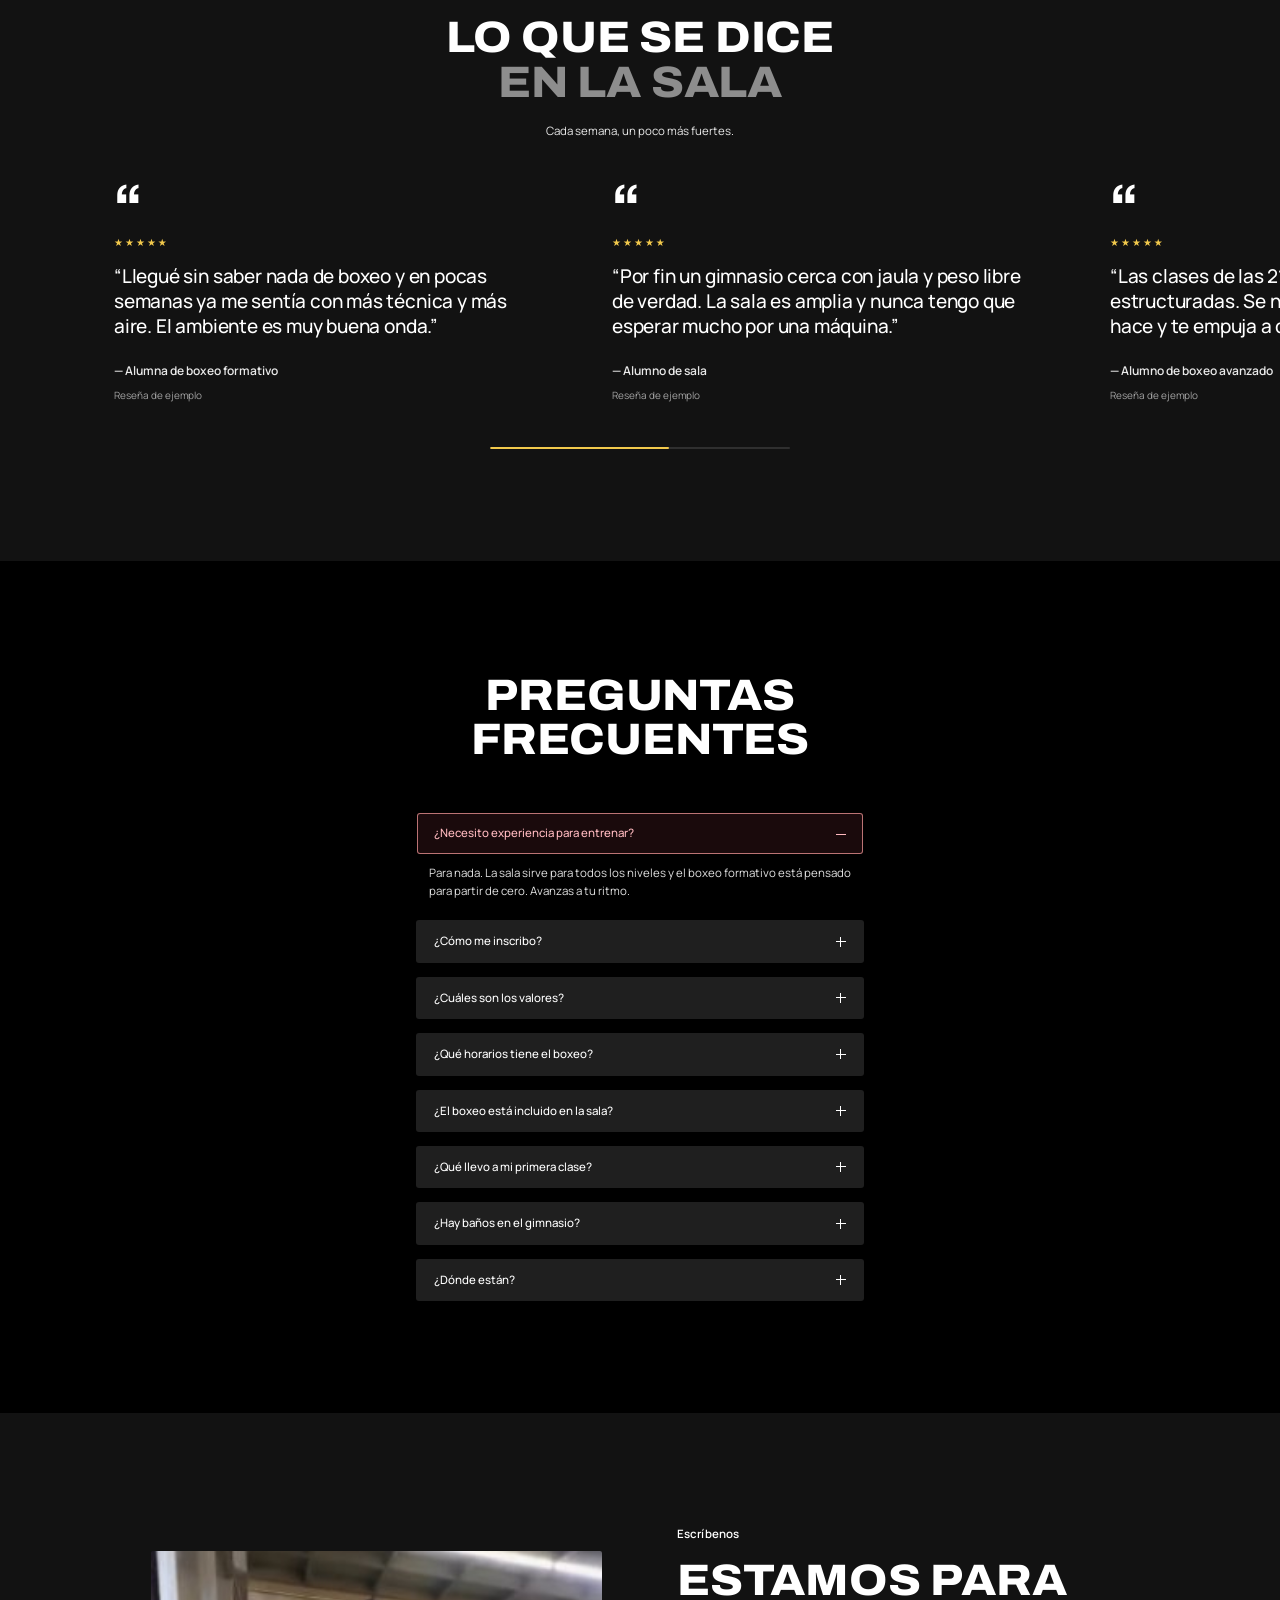
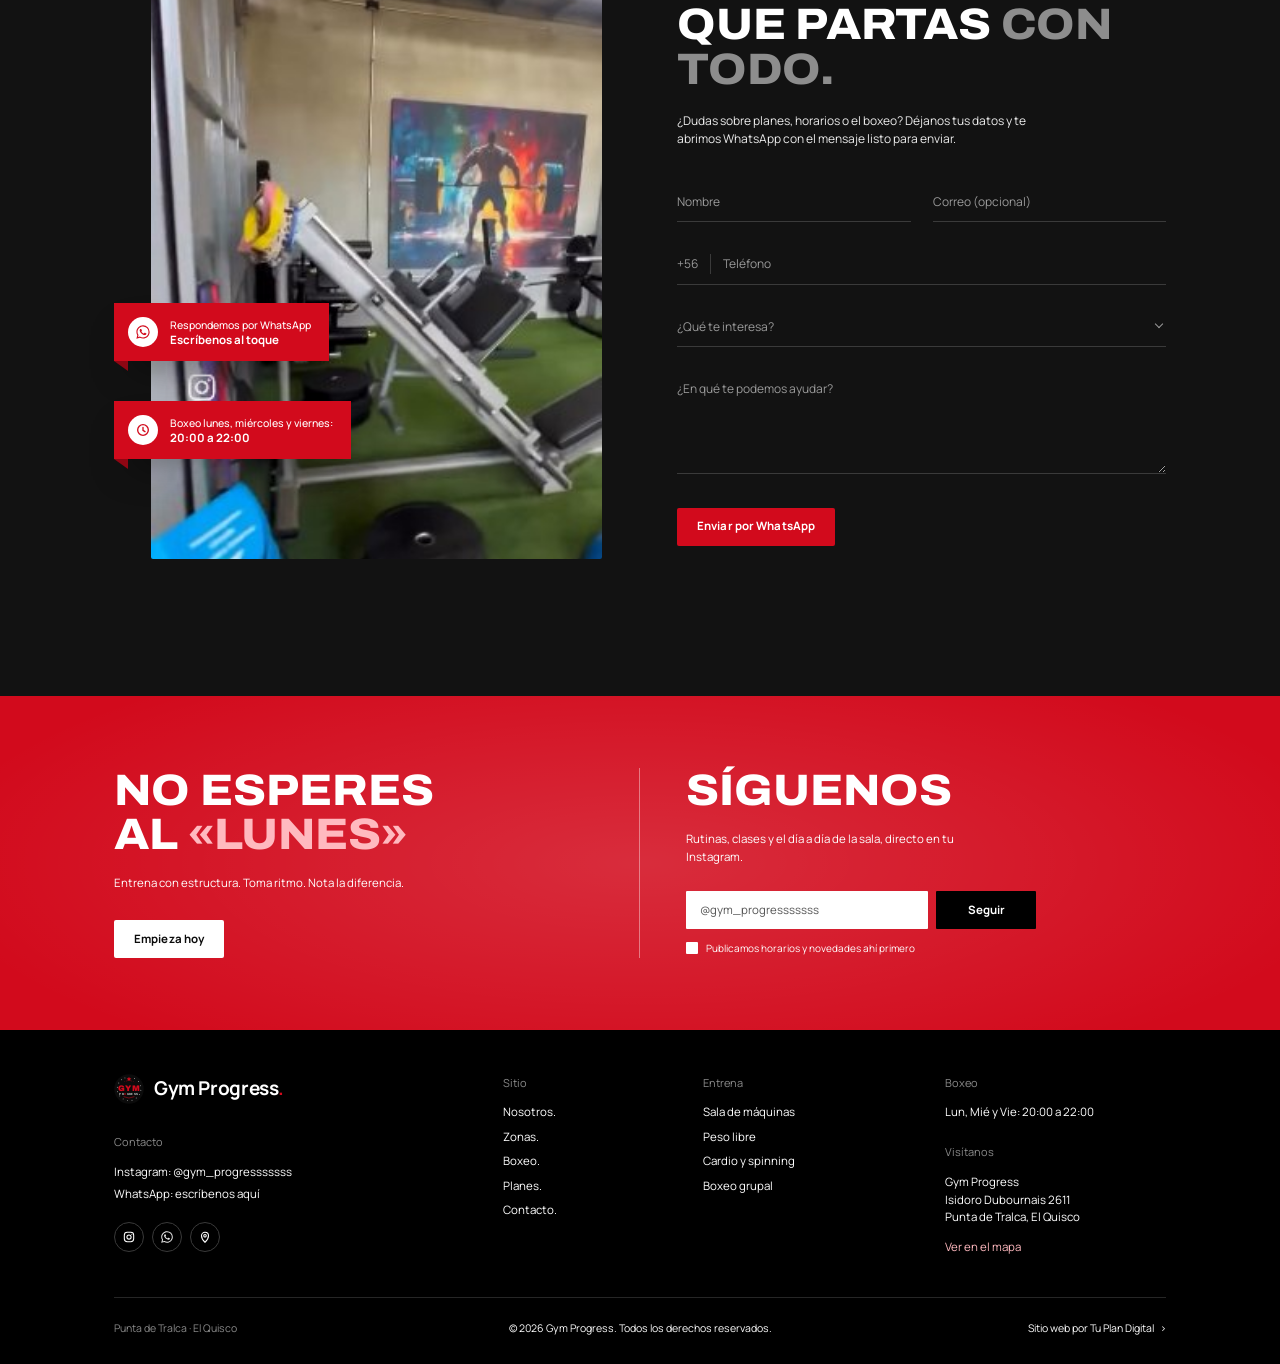
<file: opcion-2/index.html>
<!DOCTYPE html>
<html lang="es-CL">
<head>
  <meta charset="UTF-8">
  <meta name="viewport" content="width=device-width, initial-scale=1">
  <title>Gym Progress · Gimnasio y boxeo en Punta de Tralca, El Quisco</title>
  <meta name="description" content="Gimnasio en Punta de Tralca, El Quisco: sala de máquinas, peso libre, cardio y spinning, y boxeo grupal con FH Boxing Team. Isidoro Dubournais 2611.">
  <meta name="theme-color" content="#000000">
  <link rel="canonical" href="https://gym-progress-web-xi.vercel.app/opcion-2/">

  <meta property="og:type" content="website">
  <meta property="og:locale" content="es_CL">
  <meta property="og:title" content="Gym Progress · Tu progreso empieza aquí">
  <meta property="og:description" content="Máquinas, peso libre, cardio y boxeo en Punta de Tralca, El Quisco.">
  <meta property="og:image" content="https://gym-progress-web-xi.vercel.app/assets/img/og.jpg">

  <link rel="icon" href="../assets/img/favicon.svg" type="image/svg+xml">
  <link rel="preload" href="fonts/archivo-latin-wdth-normal.woff2" as="font" type="font/woff2" crossorigin>
  <link rel="preload" href="fonts/manrope-latin-wght-normal.woff2" as="font" type="font/woff2" crossorigin>
  <link rel="preconnect" href="https://images.unsplash.com">
  <link rel="stylesheet" href="css/styles.css">

  <script type="application/ld+json">
  {
    "@context": "https://schema.org",
    "@type": "ExerciseGym",
    "name": "Gym Progress",
    "image": "https://gym-progress-web-xi.vercel.app/assets/img/og.jpg",
    "address": {
      "@type": "PostalAddress",
      "streetAddress": "Isidoro Dubournais 2611",
      "addressLocality": "El Quisco",
      "addressRegion": "Valparaíso",
      "addressCountry": "CL"
    },
    "sameAs": ["https://www.instagram.com/gym_progresssssss/"]
  }
  </script>
  <script>document.documentElement.classList.add('js');</script>
</head>
<body>

  <!-- Íconos reutilizables -->
  <svg width="0" height="0" class="sr-only" aria-hidden="true">
    <symbol id="logo-gp" viewBox="0 0 200 200">
      <circle cx="100" cy="100" r="98" fill="#0b0b0b"/>
      <g fill="#e9e9e9">
        <circle cx="137" cy="30" r="3"/><circle cx="163" cy="50" r="3"/><circle cx="177" cy="78" r="3"/>
        <circle cx="179" cy="108" r="3"/><circle cx="169" cy="137" r="3"/><circle cx="148" cy="160" r="3"/>
        <circle cx="120" cy="175" r="3"/><circle cx="90" cy="176" r="3"/><circle cx="61" cy="166" r="3"/>
        <circle cx="38" cy="146" r="3"/><circle cx="24" cy="118" r="3"/><circle cx="22" cy="88" r="3"/>
        <circle cx="32" cy="60" r="3"/><circle cx="51" cy="38" r="3"/><circle cx="73" cy="26" r="3"/>
      </g>
      <path fill="#d20a1c" d="M100 18l4.7 10.4 11.3 1.1-8.5 7.5 2.5 11.1-10-5.8-10 5.8 2.5-11.1-8.5-7.5 11.3-1.1z"/>
      <g fill="#d20a1c"><circle cx="72" cy="50" r="2.4"/><circle cx="84" cy="46" r="2.4"/><circle cx="116" cy="46" r="2.4"/><circle cx="128" cy="50" r="2.4"/></g>
      <text x="100" y="115" text-anchor="middle" font-family="Archivo Variable, Arial Black, sans-serif" font-weight="900" font-size="54" fill="#d20a1c" letter-spacing="1">GYM</text>
      <text x="100" y="140" text-anchor="middle" font-family="Manrope Variable, Arial, sans-serif" font-weight="800" font-size="19" letter-spacing="3" fill="#d7d7d7">PR<tspan fill="#d20a1c">O</tspan>GRESS</text>
      <path d="M66 152q34 18 68 0" fill="none" stroke="#d20a1c" stroke-width="3.5" stroke-linecap="round"/>
    </symbol>
    <symbol id="laurel" viewBox="0 0 14 40">
      <path d="M11 2C5 8 3 15 3 20s2 12 8 18" fill="none" stroke="currentColor" stroke-width="1.4" stroke-linecap="round"/>
      <path d="M6 9c2-.6 3.6-2.4 4-4.6M4.3 15c2.2-.2 4-1.6 4.9-3.6M3.6 21c2.2.2 4.2-.9 5.4-2.8M4.4 27c2 .7 4.2.2 5.8-1.4M6.4 32.6c1.9 1.1 4.1 1.1 6 .1" fill="none" stroke="currentColor" stroke-width="1.4" stroke-linecap="round"/>
    </symbol>
    <symbol id="wa" viewBox="0 0 24 24"><path fill="currentColor" d="M12.04 2C6.58 2 2.13 6.45 2.13 11.91c0 1.75.46 3.45 1.32 4.95L2.05 22l5.25-1.38a9.9 9.9 0 0 0 4.74 1.21h.01c5.46 0 9.91-4.45 9.91-9.91A9.85 9.85 0 0 0 12.04 2zm0 18.15h-.01a8.2 8.2 0 0 1-4.19-1.15l-.3-.18-3.12.82.83-3.04-.2-.31a8.2 8.2 0 0 1-1.26-4.38c0-4.54 3.7-8.23 8.25-8.23a8.2 8.2 0 0 1 8.23 8.24c0 4.54-3.7 8.23-8.23 8.23zm4.52-6.16c-.25-.12-1.47-.72-1.69-.81-.23-.08-.39-.12-.56.13-.16.24-.64.8-.78.97-.14.16-.29.18-.54.06-.25-.12-1.05-.39-1.99-1.23-.74-.66-1.23-1.47-1.38-1.72-.14-.25-.02-.38.11-.5.11-.11.25-.29.37-.43.13-.15.17-.25.25-.41.08-.17.04-.31-.02-.43-.06-.13-.56-1.34-.76-1.84-.2-.48-.41-.42-.56-.43h-.48c-.17 0-.43.06-.66.31-.22.25-.86.85-.86 2.07 0 1.22.89 2.4 1.01 2.56.12.17 1.75 2.67 4.23 3.74.59.26 1.05.41 1.41.52.59.19 1.13.16 1.56.1.48-.07 1.47-.6 1.67-1.18.21-.58.21-1.07.14-1.18-.06-.1-.22-.16-.47-.28z"/></symbol>
    <symbol id="check" viewBox="0 0 16 16"><path d="M4 8.4 6.8 11 12 5.4" fill="none" stroke="currentColor" stroke-width="1.8" stroke-linecap="round" stroke-linejoin="round"/></symbol>
    <symbol id="arrow-ur" viewBox="0 0 16 16"><path d="M4.5 11.5 11.5 4.5M5.5 4.5h6v6" fill="none" stroke="currentColor" stroke-width="1.8" stroke-linecap="round" stroke-linejoin="round"/></symbol>
    <symbol id="target" viewBox="0 0 56 56">
      <circle cx="28" cy="28" r="9" fill="currentColor"/>
      <g fill="currentColor"><rect x="25" y="2" width="6" height="10" rx="3"/><rect x="25" y="44" width="6" height="10" rx="3"/><rect x="2" y="25" width="10" height="6" rx="3"/><rect x="44" y="25" width="10" height="6" rx="3"/></g>
      <g fill="none" stroke="currentColor" stroke-width="4" stroke-linecap="round"><path d="M14 18a17 17 0 0 1 4-4M38 14a17 17 0 0 1 4 4M42 38a17 17 0 0 1-4 4M18 42a17 17 0 0 1-4-4"/></g>
    </symbol>
  </svg>

  <a class="skip" href="#contenido">Saltar al contenido</a>

  <!-- ===== Encabezado ===== -->
  <header class="nav" data-nav>
    <div class="nav__inner container">
      <a href="#inicio" class="brand" aria-label="Gym Progress, ir al inicio">
        <svg class="brand__badge" aria-hidden="true"><use href="#logo-gp"/></svg>
        <span class="brand__name">Gym Progress<i>.</i></span>
      </a>

      <ul class="nav__links">
        <li><a href="#nosotros">Nosotros<i>.</i></a></li>
        <li><a href="#zonas">Zonas<i>.</i></a></li>
        <li><a href="#boxeo">Boxeo<i>.</i></a></li>
        <li><a href="#planes">Planes<i>.</i></a></li>
        <li><a href="#preguntas">Preguntas<i>.</i></a></li>
        <li><a href="#contacto">Contacto<i>.</i></a></li>
      </ul>

      <button type="button" class="burger" aria-expanded="false" aria-controls="menu" aria-label="Abrir menú" data-menu-open>
        <span></span><span></span><span></span>
      </button>
    </div>
  </header>

  <!-- Menú a pantalla completa -->
  <div class="menu" id="menu" role="dialog" aria-modal="true" aria-label="Menú" hidden data-menu>
    <div class="menu__inner container">
      <div class="menu__top">
        <span class="brand__name">Gym Progress<i>.</i></span>
        <button type="button" class="burger is-x" aria-label="Cerrar menú" data-menu-close>
          <span></span><span></span><span></span>
        </button>
      </div>
      <ol class="menu__list">
        <li style="--i:0"><a href="#inicio"><small>01</small>Inicio</a></li>
        <li style="--i:1"><a href="#nosotros"><small>02</small>Nosotros</a></li>
        <li style="--i:2"><a href="#zonas"><small>03</small>Zonas</a></li>
        <li style="--i:3"><a href="#boxeo"><small>04</small>Boxeo</a></li>
        <li style="--i:4"><a href="#planes"><small>05</small>Planes</a></li>
        <li style="--i:5"><a href="#preguntas"><small>06</small>Preguntas</a></li>
        <li style="--i:6"><a href="#contacto"><small>07</small>Contacto</a></li>
      </ol>
      <div class="menu__foot">
        <p>Isidoro Dubournais 2611<br>Punta de Tralca, El Quisco</p>
        <a class="btn" href="https://wa.me/56900000000?text=Hola%20Gym%20Progress%20%F0%9F%91%8B%20Quiero%20informaci%C3%B3n%20para%20entrenar%20con%20ustedes." target="_blank" rel="noopener" data-wa><span class="btn__dash" aria-hidden="true"></span>Escríbenos</a>
      </div>
    </div>
  </div>

  <main id="contenido">

    <!-- ===== Hero ===== -->
    <section class="hero" id="inicio" aria-labelledby="hero-title">
      <div class="hero__media" aria-hidden="true">
        <img class="hero__img"
             src="https://images.unsplash.com/photo-1727990435802-4d98b944c6d9?auto=format&fit=crop&w=2000&q=75"
             onerror="this.onerror=null;this.src='../assets/img/boxeo-sparring.jpg'"
             alt="" width="2000" height="1125" fetchpriority="high">
        <span class="hero__tint"></span>
        <span class="hero__bokeh"></span>
        <span class="hero__streaks"><i></i><i></i><i></i><i></i><i></i><i></i></span>
        <span class="hero__flare"></span>
      </div>

      <div class="hero__content container">
        <p class="badge hero__badge" data-hero="0">
          <span class="badge__laurels"><svg aria-hidden="true"><use href="#laurel"/></svg><span>Punta de<br>Tralca</span><svg class="flip" aria-hidden="true"><use href="#laurel"/></svg></span>
          <span class="badge__text">Sala, cardio y boxeo en un mismo lugar</span>
        </p>
        <h1 class="hero__title" id="hero-title">
          <span class="line" data-hero="1"><span class="red">Tu progreso</span></span>
          <span class="line" data-hero="2"><span>empieza aquí</span></span>
        </h1>
        <p class="hero__lead" data-hero="3">Un galpón amplio y luminoso para entrenar más inteligente, moverte mejor y sentirte en tu mejor versión.</p>
        <div class="hero__actions" data-hero="4">
          <a class="btn" href="https://wa.me/56900000000?text=Hola%20Gym%20Progress%20%F0%9F%91%8B%20Quiero%20inscribirme." target="_blank" rel="noopener" data-wa><span class="btn__dash" aria-hidden="true"></span>Inscríbete</a>
          <a class="link" href="#zonas">Ver zonas</a>
        </div>
      </div>
      <a class="hero__scroll" href="#nosotros" aria-label="Bajar a Nosotros"><span></span></a>
    </section>

    <!-- ===== Nosotros ===== -->
    <section class="about section" id="nosotros" aria-labelledby="about-title">
      <div class="container">
        <div class="about__grid">
          <figure class="about__media reveal" data-reveal>
            <img src="https://images.unsplash.com/photo-1646656130630-07af3a262a9b?auto=format&fit=crop&w=900&q=72"
                 onerror="this.onerror=null;this.src='../assets/img/sala-racks.jpg'"
                 alt="Máquinas de musculación de la sala" loading="lazy" width="900" height="900">
          </figure>
          <div class="about__body">
            <p class="eyebrow" data-reveal>Gym Progress. Hecho para avanzar.</p>
            <h2 class="h2" id="about-title" data-reveal>
              <span class="w">Entrena mejor.</span>
              <span class="g">Avanza más.</span>
            </h2>
            <div class="about__text" data-reveal>
              <p>Creemos que entrenar tiene que ser claro, motivante y posible. Cada sesión suma: técnica, fuerza y una rutina que se acomoda a tu cuerpo. Sin enredos ni adivinanzas, solo entrenamiento con sentido.</p>
              <p>En la sala tienes todo para trabajar a tu ritmo, y los lunes, miércoles y viernes el boxeo con FH Boxing Team le pone energía a la semana, partas de cero o quieras competir.</p>
            </div>
            <ul class="checks" data-reveal>
              <li><span class="checks__ico"><svg aria-hidden="true"><use href="#check"/></svg></span>Boxeo con FH Boxing</li>
              <li><span class="checks__ico"><svg aria-hidden="true"><use href="#check"/></svg></span>Peso libre y jaula</li>
              <li><span class="checks__ico"><svg aria-hidden="true"><use href="#check"/></svg></span>Cardio y spinning</li>
              <li><span class="checks__ico"><svg aria-hidden="true"><use href="#check"/></svg></span>Galpón con luz natural</li>
            </ul>
            <div class="actions" data-reveal>
              <a class="btn" href="#zonas">Conoce la sala</a>
              <a class="link" href="#planes">Ver planes</a>
            </div>
          </div>
        </div>

        <ul class="stats">
          <li data-reveal><strong><span data-count="4">4</span></strong><span>Zonas de entrenamiento</span></li>
          <li data-reveal><strong><span data-count="3">3</span></strong><span>Días de boxeo por semana</span></li>
          <li data-reveal><strong><span data-count="2">2</span></strong><span>Niveles de boxeo</span></li>
          <li data-reveal><strong><span data-count="2">2</span>h</strong><span>De boxeo cada noche</span></li>
        </ul>
      </div>
    </section>

    <!-- ===== Zonas (carrusel) ===== -->
    <section class="services section section--alt" id="zonas" aria-labelledby="services-title">
      <div class="container">
        <header class="head-center">
          <p class="eyebrow" data-reveal>Lo que ofrecemos</p>
          <h2 class="h2 h2--stack" id="services-title" data-reveal>
            <span class="w">Tu meta.</span>
            <span class="g">Nuestro espacio.</span>
            <span class="g2">Progreso real.</span>
          </h2>
          <p class="lead" data-reveal>Cuatro zonas pensadas para que entrenes mejor, te muevas con más soltura y llegues a tu meta con confianza.</p>
          <div class="actions actions--center" data-reveal>
            <a class="btn" href="#planes">Ver planes</a>
            <a class="link" href="https://wa.me/56900000000?text=Hola%20Gym%20Progress%20%F0%9F%91%8B%20Quiero%20inscribirme." target="_blank" rel="noopener" data-wa>Inscríbete</a>
          </div>
        </header>
      </div>

      <div class="rail" data-rail>
        <div class="rail__track" data-rail-track tabindex="0" aria-label="Zonas del gimnasio, desliza para ver más">
          <article class="svc" data-reveal>
            <div class="svc__media">
              <img src="https://images.unsplash.com/photo-1637430308606-86576d8fef3c?auto=format&fit=crop&w=800&q=70"
                   onerror="this.onerror=null;this.src='../assets/img/sala-racks.jpg'"
                   alt="Sala de musculación con máquinas" loading="lazy" width="800" height="900">
            </div>
            <div class="svc__body">
              <span class="svc__num" aria-hidden="true">01</span>
              <h3 class="svc__title">Sala de <span>máquinas</span></h3>
              <p>Poleas, prensa, máquinas guiadas y estaciones multifunción para trabajar cada grupo muscular.</p>
              <ul class="chips"><li>Poleas</li><li>Prensa</li><li>Máquinas guiadas</li><li>Multifunción</li></ul>
            </div>
          </article>
          <article class="svc" data-reveal>
            <div class="svc__media">
              <img src="https://images.unsplash.com/photo-1589579234096-25cb6b83e021?auto=format&fit=crop&w=800&q=70"
                   onerror="this.onerror=null;this.src='../assets/img/sala-mancuernas.jpg'"
                   alt="Mancuerna sobre superficie negra" loading="lazy" width="800" height="900">
            </div>
            <div class="svc__body">
              <span class="svc__num" aria-hidden="true">02</span>
              <h3 class="svc__title">Peso <span>libre</span></h3>
              <p>Racks de mancuernas, barras, discos y jaula para tus básicos: sentadilla, peso muerto y press.</p>
              <ul class="chips"><li>Mancuernas</li><li>Barras y discos</li><li>Jaula</li><li>Básicos</li></ul>
            </div>
          </article>
          <article class="svc" data-reveal>
            <div class="svc__media">
              <img src="https://images.unsplash.com/photo-1598289431512-b97b0917affc?auto=format&fit=crop&w=800&q=70"
                   onerror="this.onerror=null;this.src='../assets/img/sala-bicis-mural.jpg'"
                   alt="Bicicletas de spinning en fila" loading="lazy" width="800" height="900">
            </div>
            <div class="svc__body">
              <span class="svc__num" aria-hidden="true">03</span>
              <h3 class="svc__title">Cardio y <span>spinning</span></h3>
              <p>Bicicletas de spinning, trotadora curva, remo y cuerdas para subir pulsaciones.</p>
              <ul class="chips"><li>Spinning</li><li>Trotadora curva</li><li>Remo</li><li>Cuerdas</li></ul>
            </div>
          </article>
          <article class="svc" data-reveal>
            <div class="svc__media">
              <img src="https://images.unsplash.com/photo-1716307035615-1c6465a32ef2?auto=format&fit=crop&w=800&q=70"
                   onerror="this.onerror=null;this.src='../assets/img/boxeo-sparring.jpg'"
                   alt="Sacos de boxeo colgados" loading="lazy" width="800" height="900">
            </div>
            <div class="svc__body">
              <span class="svc__num" aria-hidden="true">04</span>
              <h3 class="svc__title">Boxeo <span>grupal</span></h3>
              <p>Sacos, guantes y espacio para técnica, manoplas y sparring con FH Boxing Team.</p>
              <ul class="chips"><li>Sacos</li><li>Manoplas</li><li>Sparring</li><li>L · M · V</li></ul>
            </div>
          </article>
        </div>
        <div class="rail__progress" aria-hidden="true"><span data-rail-bar></span></div>
      </div>
    </section>

    <!-- ===== Boxeo (en lugar de entrenadores) ===== -->
    <section class="coach section" id="boxeo" aria-labelledby="coach-title">
      <div class="container">
        <header class="head-center">
          <p class="eyebrow" data-reveal>Conoce el boxeo</p>
          <h2 class="h2 h2--stack" id="coach-title" data-reveal>
            <span class="w">Boxeo grupal</span>
            <span><span class="w">con</span> <span class="g">FH Boxing</span></span>
            <span class="g">Team.</span>
          </h2>
          <p class="lead" data-reveal>Lunes, miércoles y viernes en la noche. Técnica, acondicionamiento y sparring guiados por un equipo que vive el boxeo.</p>
          <div class="actions actions--center" data-reveal>
            <a class="btn" href="#planes">Ver planes</a>
            <a class="link" href="https://wa.me/56900000000?text=Hola%20Gym%20Progress%20%F0%9F%91%8B%20Quiero%20reservar%20un%20cupo%20en%20las%20clases%20de%20boxeo." target="_blank" rel="noopener" data-wa>Reserva tu cupo</a>
          </div>
        </header>

        <div class="coach__stage" data-slider data-reveal>
          <div class="coach__bar" role="tablist" aria-label="Niveles de boxeo">
            <button type="button" role="tab" aria-selected="true" aria-controls="nivel-1" data-go="0"><span class="sr-only">Boxeo formativo</span></button>
            <button type="button" role="tab" aria-selected="false" aria-controls="nivel-2" data-go="1"><span class="sr-only">Boxeo avanzado</span></button>
          </div>

          <div class="coach__slides">
            <article class="coach-card is-active" id="nivel-1" role="tabpanel" aria-label="Boxeo formativo">
              <div class="coach-card__media">
                <img src="../assets/img/boxeo-sparring.jpg" alt="Alumnos practicando boxeo con manoplas en Gym Progress" loading="lazy" width="312" height="422">
              </div>
              <div class="coach-card__body">
                <p class="coach-card__tag">L · M · V · 20:00 a 21:00</p>
                <h3>Boxeo<br>formativo</h3>
                <p>Para partir de cero o entrenar por salud: guardia, desplazamientos, golpes y trabajo en saco.</p>
                <a class="btn btn--white btn--icon" href="https://wa.me/56900000000?text=Hola%20Gym%20Progress%20%F0%9F%91%8B%20Quiero%20reservar%20un%20cupo%20en%20boxeo%20formativo%20%2820%3A00%20a%2021%3A00%29." target="_blank" rel="noopener" data-wa><span class="sq"><svg aria-hidden="true"><use href="#arrow-ur"/></svg></span>Reserva tu cupo</a>
              </div>
              <span class="coach-card__ghost" aria-hidden="true"><span>Boxeo</span><span>Formativo</span></span>
            </article>

            <article class="coach-card" id="nivel-2" role="tabpanel" aria-label="Boxeo avanzado" aria-hidden="true">
              <div class="coach-card__media">
                <img src="https://images.unsplash.com/photo-1716307043003-dbe6a5cc496e?auto=format&fit=crop&w=700&q=70"
                     onerror="this.onerror=null;this.src='../assets/img/cuerdas.jpg'"
                     alt="Ring de boxeo con guantes colgando" loading="lazy" width="700" height="900">
              </div>
              <div class="coach-card__body">
                <p class="coach-card__tag">L · M · V · 21:00 a 22:00</p>
                <h3>Boxeo<br>avanzado</h3>
                <p>Para quienes ya dominan lo básico: combinaciones, defensa, sparring controlado y preparación para competir.</p>
                <a class="btn btn--white btn--icon" href="https://wa.me/56900000000?text=Hola%20Gym%20Progress%20%F0%9F%91%8B%20Quiero%20reservar%20un%20cupo%20en%20boxeo%20avanzado%20%2821%3A00%20a%2022%3A00%29." target="_blank" rel="noopener" data-wa tabindex="-1"><span class="sq"><svg aria-hidden="true"><use href="#arrow-ur"/></svg></span>Reserva tu cupo</a>
              </div>
              <span class="coach-card__ghost" aria-hidden="true"><span>Boxeo</span><span>Avanzado</span></span>
            </article>
          </div>
        </div>
      </div>
    </section>

    <!-- ===== Planes ===== -->
    <section class="plans section section--alt" id="planes" aria-labelledby="plans-title">
      <div class="container">
        <header class="head-center">
          <p class="eyebrow" data-reveal>Planes</p>
          <h2 class="h2 h2--stack" id="plans-title" data-reveal>
            <span class="w">Un plan para</span>
            <span class="g">cada ritmo.</span>
          </h2>
          <p class="lead" data-reveal>Elige cómo quieres entrenar y te contamos el valor vigente por mensaje, sin letra chica.</p>
        </header>

        <div class="plans__grid">
          <article class="plan" data-reveal>
            <p class="plan__kind">Plan SALA</p>
            <p class="plan__price">Consulta <small>/ valor mensual</small></p>
            <h3 class="plan__name">Sala <span>completa</span></h3>
            <p class="plan__desc">Para entrenar por tu cuenta con todo el equipamiento: máquinas, peso libre y cardio, a tu ritmo.</p>
            <a class="plan__btn" href="https://wa.me/56900000000?text=Hola%20Gym%20Progress%20%F0%9F%91%8B%20Quiero%20saber%20el%20valor%20del%20Plan%20Sala." target="_blank" rel="noopener" data-wa>Consultar valor</a>
            <p class="plan__inc">Incluye:</p>
            <ul class="plan__list">
              <li><svg aria-hidden="true"><use href="#check"/></svg>Sala de máquinas</li>
              <li><svg aria-hidden="true"><use href="#check"/></svg>Peso libre y jaula</li>
              <li><svg aria-hidden="true"><use href="#check"/></svg>Cardio y spinning</li>
              <li><svg aria-hidden="true"><use href="#check"/></svg>Baños y lavamanos</li>
            </ul>
            <p class="plan__foot">Para entrenar a tu manera</p>
          </article>

          <article class="plan plan--featured" data-reveal>
            <p class="plan__kind">Plan FULL</p>
            <p class="plan__price">Consulta <small>/ valor mensual</small></p>
            <h3 class="plan__name">Full <span>progress</span></h3>
            <p class="plan__desc">Todo Gym Progress en un solo plan.</p>
            <p class="plan__desc">La sala completa y las clases de boxeo con FH Boxing Team, en el nivel que te acomode.</p>
            <a class="plan__btn" href="https://wa.me/56900000000?text=Hola%20Gym%20Progress%20%F0%9F%91%8B%20Quiero%20saber%20el%20valor%20del%20Plan%20Full%20Progress." target="_blank" rel="noopener" data-wa>Consultar valor</a>
            <p class="plan__inc">Incluye:</p>
            <ul class="plan__list">
              <li><svg aria-hidden="true"><use href="#check"/></svg>Sala completa</li>
              <li><svg aria-hidden="true"><use href="#check"/></svg>Peso libre y jaula</li>
              <li><svg aria-hidden="true"><use href="#check"/></svg>Cardio y spinning</li>
              <li><svg aria-hidden="true"><use href="#check"/></svg>Boxeo L · M · V</li>
              <li><svg aria-hidden="true"><use href="#check"/></svg>Nivel formativo o avanzado</li>
              <li><svg aria-hidden="true"><use href="#check"/></svg>Baños y lavamanos</li>
            </ul>
            <p class="plan__foot">Para quienes van por todo</p>
          </article>

          <article class="plan" data-reveal>
            <p class="plan__kind">Plan BOXEO</p>
            <p class="plan__price">Consulta <small>/ valor mensual</small></p>
            <h3 class="plan__name">Boxeo <span>grupal</span></h3>
            <p class="plan__desc">Clases grupales con FH Boxing Team y la energía de entrenar en equipo tres noches a la semana.</p>
            <a class="plan__btn" href="https://wa.me/56900000000?text=Hola%20Gym%20Progress%20%F0%9F%91%8B%20Quiero%20saber%20el%20valor%20del%20Plan%20Boxeo." target="_blank" rel="noopener" data-wa>Consultar valor</a>
            <p class="plan__inc">Incluye:</p>
            <ul class="plan__list">
              <li><svg aria-hidden="true"><use href="#check"/></svg>Clases L · M · V</li>
              <li><svg aria-hidden="true"><use href="#check"/></svg>Formativo 20:00</li>
              <li><svg aria-hidden="true"><use href="#check"/></svg>Avanzado 21:00</li>
              <li><svg aria-hidden="true"><use href="#check"/></svg>Sacos y manoplas</li>
              <li><svg aria-hidden="true"><use href="#check"/></svg>FH Boxing Team</li>
            </ul>
            <p class="plan__foot">Para quienes aman el ring</p>
          </article>
        </div>
      </div>
    </section>

    <!-- ===== Cómo empezar ===== -->
    <section class="steps section" aria-labelledby="steps-title">
      <div class="container">
        <p class="eyebrow" data-reveal>Cómo empezar</p>
        <h2 class="h2 h2--steps" id="steps-title" data-reveal>
          <span class="w">Tres pasos para</span>
          <span class="g">empezar a entrenar</span>
          <span><span class="g">con</span> <span class="g2">toda la</span></span>
          <span class="g3">confianza.</span>
        </h2>

        <ol class="timeline" data-timeline>
          <li class="timeline__line" aria-hidden="true"><span data-timeline-fill></span></li>
          <li class="step step--media is-on" data-step>
            <div class="step__media">
              <img src="../assets/img/cuerdas.jpg" alt="Alumno entrenando con cuerdas en Gym Progress" loading="lazy" width="330" height="426">
            </div>
            <div class="step__card">
              <span class="step__icon" aria-hidden="true"><svg><use href="#target"/></svg></span>
              <span class="step__num" aria-hidden="true">01</span>
              <h3>Escríbenos por<br>WhatsApp</h3>
              <p>Cuéntanos tu objetivo y tu experiencia, y te orientamos sobre el plan y el horario que más te acomodan.</p>
              <a class="btn btn--white btn--sm" href="https://wa.me/56900000000?text=Hola%20Gym%20Progress%20%F0%9F%91%8B%20Quiero%20empezar%20a%20entrenar." target="_blank" rel="noopener" data-wa>Escribir ahora</a>
            </div>
          </li>
          <li class="step" data-step>
            <div class="step__card">
              <span class="step__icon" aria-hidden="true"><svg><use href="#target"/></svg></span>
              <span class="step__num" aria-hidden="true">02</span>
              <h3>Ven a conocer<br>la sala</h3>
              <p>Pasa por Isidoro Dubournais 2611, recorre las zonas y siente el ambiente antes de decidir.</p>
            </div>
          </li>
          <li class="step" data-step>
            <div class="step__card">
              <span class="step__icon" aria-hidden="true"><svg><use href="#target"/></svg></span>
              <span class="step__num" aria-hidden="true">03</span>
              <h3>Entrena y mide<br>tu progreso</h3>
              <p>Semana a semana sumas técnica, fuerza y constancia. Lo notas en el espejo y en cada serie.</p>
            </div>
          </li>
        </ol>
      </div>
    </section>

    <!-- ===== Testimonios ===== -->
    <section class="voices section section--alt" aria-labelledby="voices-title">
      <div class="container">
        <header class="head-center">
          <p class="badge badge--center" data-reveal>
            <span class="badge__laurels"><svg aria-hidden="true"><use href="#laurel"/></svg><span>Comunidad<br>Progress</span><svg class="flip" aria-hidden="true"><use href="#laurel"/></svg></span>
            <span class="badge__text">Se entrena mejor<br>en buena compañía</span>
          </p>
          <h2 class="h2 h2--stack" id="voices-title" data-reveal>
            <span class="w">Lo que se dice</span>
            <span class="g">en la sala</span>
          </h2>
          <p class="lead lead--sm" data-reveal>Cada semana, un poco más fuertes.</p>
        </header>
      </div>

      <div class="rail rail--voices" data-rail>
        <div class="rail__track" data-rail-track tabindex="0" aria-label="Comentarios de alumnos, desliza para ver más">
          <figure class="quote" data-reveal>
            <span class="quote__mark" aria-hidden="true">“</span>
            <span class="stars" role="img" aria-label="5 de 5 estrellas">★★★★★</span>
            <blockquote>“Llegué sin saber nada de boxeo y en pocas semanas ya me sentía con más técnica y más aire. El ambiente es muy buena onda.”</blockquote>
            <figcaption><b>— Alumna de boxeo formativo</b><small>Reseña de ejemplo</small></figcaption>
          </figure>
          <figure class="quote" data-reveal>
            <span class="quote__mark" aria-hidden="true">“</span>
            <span class="stars" role="img" aria-label="5 de 5 estrellas">★★★★★</span>
            <blockquote>“Por fin un gimnasio cerca con jaula y peso libre de verdad. La sala es amplia y nunca tengo que esperar mucho por una máquina.”</blockquote>
            <figcaption><b>— Alumno de sala</b><small>Reseña de ejemplo</small></figcaption>
          </figure>
          <figure class="quote" data-reveal>
            <span class="quote__mark" aria-hidden="true">“</span>
            <span class="stars" role="img" aria-label="5 de 5 estrellas">★★★★★</span>
            <blockquote>“Las clases de las 21:00 son exigentes y bien estructuradas. Se nota que el equipo sabe lo que hace y te empuja a dar más.”</blockquote>
            <figcaption><b>— Alumno de boxeo avanzado</b><small>Reseña de ejemplo</small></figcaption>
          </figure>
          <figure class="quote" data-reveal>
            <span class="quote__mark" aria-hidden="true">“</span>
            <span class="stars" role="img" aria-label="5 de 5 estrellas">★★★★★</span>
            <blockquote>“Entreno temprano con luz natural y se siente distinto. Volví a tener constancia después de mucho tiempo.”</blockquote>
            <figcaption><b>— Alumna de sala</b><small>Reseña de ejemplo</small></figcaption>
          </figure>
        </div>
        <div class="rail__progress rail__progress--gold" aria-hidden="true"><span data-rail-bar></span></div>
      </div>
    </section>

    <!-- ===== Preguntas frecuentes ===== -->
    <section class="faq section" id="preguntas" aria-labelledby="faq-title">
      <div class="container">
        <h2 class="h2 h2--stack center" id="faq-title" data-reveal>
          <span class="w">Preguntas</span>
          <span class="w">frecuentes</span>
        </h2>
        <div class="faq__list" data-reveal>
          <details name="faq" open>
            <summary>¿Necesito experiencia para entrenar?</summary>
            <div class="faq__a"><p>Para nada. La sala sirve para todos los niveles y el boxeo formativo está pensado para partir de cero. Avanzas a tu ritmo.</p></div>
          </details>
          <details name="faq">
            <summary>¿Cómo me inscribo?</summary>
            <div class="faq__a"><p>Escríbenos por WhatsApp desde el botón verde o el formulario de contacto: te contamos los planes y coordinamos tu primera visita.</p></div>
          </details>
          <details name="faq">
            <summary>¿Cuáles son los valores?</summary>
            <div class="faq__a"><p>Te enviamos los valores vigentes por mensaje directo, según el plan que te interese: Sala, Full Progress o Boxeo.</p></div>
          </details>
          <details name="faq">
            <summary>¿Qué horarios tiene el boxeo?</summary>
            <div class="faq__a"><p>Lunes, miércoles y viernes. Formativo y recreativo de 20:00 a 21:00, y avanzado y competitivo de 21:00 a 22:00.</p></div>
          </details>
          <details name="faq">
            <summary>¿El boxeo está incluido en la sala?</summary>
            <div class="faq__a"><p>Depende del plan. Full Progress incluye la sala y el boxeo; también puedes tomar solo la sala o solo el boxeo.</p></div>
          </details>
          <details name="faq">
            <summary>¿Qué llevo a mi primera clase?</summary>
            <div class="faq__a"><p>Ropa cómoda, zapatillas, toalla y agua. Para boxeo, si aún no tienes guantes, avísanos antes y te orientamos.</p></div>
          </details>
          <details name="faq">
            <summary>¿Hay baños en el gimnasio?</summary>
            <div class="faq__a"><p>Sí, contamos con baños y lavamanos para tu comodidad.</p></div>
          </details>
          <details name="faq">
            <summary>¿Dónde están?</summary>
            <div class="faq__a"><p>En Isidoro Dubournais 2611, Punta de Tralca, El Quisco. <a href="https://www.google.com/maps/search/?api=1&query=Isidoro+Dubournais+2611,+El+Quisco" target="_blank" rel="noopener">Ver en el mapa</a>.</p></div>
          </details>
        </div>
      </div>
    </section>

    <!-- ===== Contacto ===== -->
    <section class="contact section section--alt" id="contacto" aria-labelledby="contact-title">
      <div class="container contact__grid">
        <div class="contact__media" data-reveal>
          <img src="https://images.unsplash.com/photo-1671856129092-ef4f4c412186?auto=format&fit=crop&w=800&q=72"
               onerror="this.onerror=null;this.src='../assets/img/sala-prensa.jpg'"
               alt="Mujer con guantes de boxeo rojos" loading="lazy" width="800" height="1000">
          <a class="info info--1" href="https://wa.me/56900000000?text=Hola%20Gym%20Progress%20%F0%9F%91%8B%20Tengo%20una%20consulta." target="_blank" rel="noopener" data-wa>
            <span class="info__ico" aria-hidden="true"><svg viewBox="0 0 24 24"><use href="#wa"/></svg></span>
            <span>Respondemos por WhatsApp<b>Escríbenos al toque</b></span>
          </a>
          <p class="info info--2">
            <span class="info__ico" aria-hidden="true"><svg viewBox="0 0 24 24"><circle cx="12" cy="12" r="8" fill="none" stroke="currentColor" stroke-width="2"/><path d="M12 8v4.5l3 2" fill="none" stroke="currentColor" stroke-width="2" stroke-linecap="round"/></svg></span>
            <span>Boxeo lunes, miércoles y viernes:<b>20:00 a 22:00</b></span>
          </p>
        </div>

        <div class="contact__body">
          <p class="eyebrow" data-reveal>Escríbenos</p>
          <h2 class="h2" id="contact-title" data-reveal>
            <span class="w">Estamos para</span>
            <span><span class="w">que partas</span> <span class="g">con</span></span>
            <span class="g">todo.</span>
          </h2>
          <p class="contact__lead" data-reveal>¿Dudas sobre planes, horarios o el boxeo? Déjanos tus datos y te abrimos WhatsApp con el mensaje listo para enviar.</p>

          <form class="form" data-form data-wa="56900000000" data-reveal novalidate>
            <div class="form__row">
              <label class="field"><span class="sr-only">Nombre</span><input type="text" name="nombre" placeholder="Nombre" autocomplete="name" required></label>
              <label class="field"><span class="sr-only">Correo</span><input type="email" name="correo" placeholder="Correo (opcional)" autocomplete="email"></label>
            </div>
            <label class="field field--phone"><span class="prefix">+56</span><span class="sr-only">Teléfono</span><input type="tel" name="telefono" placeholder="Teléfono" autocomplete="tel-national" inputmode="tel"></label>
            <label class="field field--select"><span class="sr-only">¿Qué te interesa?</span>
              <select name="interes" required>
                <option value="" selected disabled>¿Qué te interesa?</option>
                <option>Plan Sala</option>
                <option>Plan Full Progress</option>
                <option>Boxeo formativo</option>
                <option>Boxeo avanzado</option>
                <option>Solo quiero conocer la sala</option>
              </select>
            </label>
            <label class="field field--area"><span class="sr-only">Mensaje</span><textarea name="mensaje" rows="4" placeholder="¿En qué te podemos ayudar?"></textarea></label>
            <button type="submit" class="btn">Enviar por WhatsApp</button>
            <p class="form__status" role="status" aria-live="polite" data-form-status></p>
          </form>
        </div>
      </div>
    </section>

    <!-- ===== Banner rojo ===== -->
    <section class="band" aria-labelledby="band-title">
      <div class="container band__grid">
        <div class="band__left" data-reveal>
          <h2 id="band-title">No esperes<br>al <span>«lunes»</span></h2>
          <p>Entrena con estructura. Toma ritmo. Nota la diferencia.</p>
          <a class="btn btn--white" href="https://wa.me/56900000000?text=Hola%20Gym%20Progress%20%F0%9F%91%8B%20Quiero%20empezar%20hoy." target="_blank" rel="noopener" data-wa>Empieza hoy</a>
        </div>
        <div class="band__right" data-reveal>
          <h2>Síguenos</h2>
          <p>Rutinas, clases y el día a día de la sala, directo en tu Instagram.</p>
          <a class="follow" href="https://www.instagram.com/gym_progresssssss/" target="_blank" rel="noopener">
            <span class="follow__field">@gym_progresssssss</span>
            <span class="follow__btn">Seguir</span>
          </a>
          <p class="band__note"><span class="box" aria-hidden="true"></span>Publicamos horarios y novedades ahí primero</p>
        </div>
      </div>
    </section>
  </main>

  <!-- ===== Footer ===== -->
  <footer class="footer">
    <div class="container">
      <div class="footer__grid">
        <div class="footer__brand">
          <a href="#inicio" class="brand" aria-label="Gym Progress, ir al inicio">
            <svg class="brand__badge" aria-hidden="true"><use href="#logo-gp"/></svg>
            <span class="brand__name">Gym Progress<i>.</i></span>
          </a>
          <p class="footer__label">Contacto</p>
          <p>Instagram: <a href="https://www.instagram.com/gym_progresssssss/" target="_blank" rel="noopener">@gym_progresssssss</a></p>
          <p>WhatsApp: <a href="https://wa.me/56900000000?text=Hola%20Gym%20Progress%20%F0%9F%91%8B%20Tengo%20una%20consulta." target="_blank" rel="noopener" data-wa>escríbenos aquí</a></p>
          <div class="social">
            <a href="https://www.instagram.com/gym_progresssssss/" target="_blank" rel="noopener" aria-label="Instagram de Gym Progress">
              <svg viewBox="0 0 24 24" aria-hidden="true"><rect x="4" y="4" width="16" height="16" rx="5"/><circle cx="12" cy="12" r="3.6"/><circle cx="16.8" cy="7.2" r=".9" class="fill"/></svg>
            </a>
            <a href="https://wa.me/56900000000?text=Hola%20Gym%20Progress%20%F0%9F%91%8B%20Tengo%20una%20consulta." target="_blank" rel="noopener" aria-label="WhatsApp de Gym Progress" data-wa>
              <svg viewBox="0 0 24 24" aria-hidden="true" class="solid"><use href="#wa"/></svg>
            </a>
            <a href="https://www.google.com/maps/search/?api=1&query=Isidoro+Dubournais+2611,+El+Quisco" target="_blank" rel="noopener" aria-label="Gym Progress en Google Maps">
              <svg viewBox="0 0 24 24" aria-hidden="true"><path d="M12 21s-6-5.4-6-11a6 6 0 1 1 12 0c0 5.6-6 11-6 11z"/><circle cx="12" cy="10" r="2.2"/></svg>
            </a>
          </div>
        </div>

        <nav class="footer__col" aria-label="Menú del pie">
          <p class="footer__label">Sitio</p>
          <ul>
            <li><a href="#nosotros">Nosotros.</a></li>
            <li><a href="#zonas">Zonas.</a></li>
            <li><a href="#boxeo">Boxeo.</a></li>
            <li><a href="#planes">Planes.</a></li>
            <li><a href="#contacto">Contacto.</a></li>
          </ul>
        </nav>
        <div class="footer__col">
          <p class="footer__label">Entrena</p>
          <ul>
            <li>Sala de máquinas</li>
            <li>Peso libre</li>
            <li>Cardio y spinning</li>
            <li>Boxeo grupal</li>
          </ul>
        </div>

        <div class="footer__col footer__col--info">
          <p class="footer__label">Boxeo</p>
          <p class="footer__strong">Lun, Mié y Vie: 20:00 a 22:00</p>
          <p class="footer__label footer__label--gap">Visítanos</p>
          <p class="footer__strong">Gym Progress<br>Isidoro Dubournais 2611<br>Punta de Tralca, El Quisco</p>
          <a class="footer__map" href="https://www.google.com/maps/search/?api=1&query=Isidoro+Dubournais+2611,+El+Quisco" target="_blank" rel="noopener">Ver en el mapa</a>
        </div>
      </div>

      <div class="footer__bottom">
        <p class="footer__place">Punta de Tralca · El Quisco</p>
        <p>© 2026 Gym Progress. Todos los derechos reservados.</p>
        <p><a class="footer__credit" href="https://tuplandigital.cl" target="_blank" rel="noopener">Sitio web por Tu Plan Digital <span aria-hidden="true">›</span></a></p>
      </div>
    </div>
  </footer>

  <!-- WhatsApp flotante (número de muestra) -->
  <a class="wa-float" href="https://wa.me/56900000000?text=Hola%20Gym%20Progress%20%F0%9F%91%8B%20Tengo%20una%20consulta." target="_blank" rel="noopener" aria-label="Escríbenos por WhatsApp" data-wa data-wa-float>
    <svg aria-hidden="true"><use href="#wa"/></svg>
    <span class="wa-float__tip">¿Hablamos?</span>
  </a>

  <script src="js/main.js" defer></script>
</body>
</html>
</file>
<file: css/styles.css>
/* ==========================================================================
   Gym Progress · estilos
   Basado en la estructura de la referencia (RevitalizeX), adaptado al rojo
   del logo de Gym Progress. Interacciones solo con CSS.
   ========================================================================== */

:root {
  --bg: #0b0b0b;
  --surface: #151515;
  --surface-2: #1d1d1d;
  --line: #2a2a2a;
  --red: #d20a1c;
  --red-hover: #ec1a2c;
  --red-soft: rgba(210, 10, 28, .14);
  --white: #ffffff;
  --text: #ededed;
  --muted: #9b9b9b;
  --ink: #121212;

  --radius-lg: 28px;
  --radius: 20px;
  --radius-sm: 14px;

  --font-head: "Open Sans", system-ui, -apple-system, "Segoe UI", Arial, sans-serif;
  --font-body: "Montserrat", system-ui, -apple-system, "Segoe UI", Arial, sans-serif;

  --container: 1160px;
  --gap: clamp(16px, 2.4vw, 24px);
  --section: clamp(72px, 10vw, 120px);
}

/* ---------- Base ---------- */
*,
*::before,
*::after { box-sizing: border-box; }

html { scroll-behavior: smooth; scroll-padding-top: 96px; }

body {
  margin: 0;
  background: var(--bg);
  color: var(--text);
  font: 400 16px/1.6 var(--font-body);
  -webkit-font-smoothing: antialiased;
}

img { display: block; max-width: 100%; height: auto; }
a { color: inherit; text-decoration: none; }
ul { margin: 0; padding: 0; list-style: none; }
h1, h2, h3 { margin: 0; font-family: var(--font-head); color: var(--white); line-height: 1.1; }
p { margin: 0; }

.container { width: min(100% - 32px, var(--container)); margin-inline: auto; }
.sr-only { position: absolute; width: 1px; height: 1px; overflow: hidden; clip: rect(0 0 0 0); }
.skip { position: absolute; left: -999px; top: 8px; background: var(--red); color: #fff; padding: 8px 14px; border-radius: 8px; z-index: 100; }
.skip:focus { left: 8px; }
:focus-visible { outline: 2px solid var(--red-hover); outline-offset: 3px; }

.h2 { font-size: clamp(28px, 4vw, 42px); font-weight: 800; letter-spacing: -.01em; }
.center { text-align: center; }
.lead { color: var(--muted); margin-top: 10px; }

/* ---------- Botones ---------- */
.btn {
  display: inline-flex; align-items: center; gap: 10px;
  padding: 15px 26px;
  border-radius: 999px;
  background: var(--red); color: #fff;
  font: 700 13px/1 var(--font-head); letter-spacing: .06em; text-transform: uppercase;
  border: 1.5px solid var(--red);
  white-space: nowrap;
  transition: background .2s, transform .2s, color .2s, border-color .2s;
}
.btn:hover { background: var(--red-hover); border-color: var(--red-hover); transform: translateY(-2px); }
.btn--sm { padding: 12px 20px; font-size: 12px; }
.btn--light { background: #fff; color: var(--ink); border-color: #fff; }
.btn--light:hover { background: #f1f1f1; border-color: #f1f1f1; color: var(--ink); }
.btn--ghost { background: transparent; border-color: rgba(255, 255, 255, .7); }
.btn--ghost:hover { background: rgba(255, 255, 255, .12); border-color: #fff; }
.arrow { width: 14px; height: 14px; fill: none; stroke: currentColor; stroke-width: 2.4; stroke-linecap: round; stroke-linejoin: round; }

/* ---------- Navegación ---------- */
.nav-wrap {
  position: sticky; top: 0; z-index: 50;
  padding: 14px 0;
  background: rgba(11, 11, 11, .82);
  backdrop-filter: blur(10px);
  -webkit-backdrop-filter: blur(10px);
}
.nav {
  display: flex; align-items: center; justify-content: space-between; gap: 20px;
  padding: 8px 10px 8px 14px;
  background: var(--surface);
  border: 1px solid var(--line);
  border-radius: 999px;
}
.brand { display: inline-flex; align-items: center; gap: 10px; }
.brand__badge { width: 44px; height: 44px; flex: none; border-radius: 50%; box-shadow: 0 0 0 1px var(--line); }
.brand__name { font: 800 16px/1 var(--font-head); color: #fff; letter-spacing: .04em; }
.brand__name b { color: var(--red); }

.nav__links { display: flex; gap: 28px; }
.nav__links a { font: 600 13px/1 var(--font-head); color: var(--muted); transition: color .2s; position: relative; }
.nav__links a:hover, .nav__links a[aria-current] { color: #fff; }
.nav__links a[aria-current]::after { content: ""; position: absolute; left: 0; right: 0; bottom: -7px; height: 2px; background: var(--red); border-radius: 2px; }

.nav__burger { display: none; }
.nav__cta { flex: none; }
.nav__menu-cta { display: none; }

@media (max-width: 900px) {
  .nav__burger {
    display: grid; place-items: center;
    width: 42px; height: 42px; border-radius: 50%; background: var(--surface-2); cursor: pointer;
    order: 3;
  }
  .nav__burger span, .nav__burger span::before, .nav__burger span::after {
    display: block; width: 18px; height: 2px; background: #fff; border-radius: 2px; position: relative; transition: transform .25s, background .25s;
  }
  .nav__burger span::before, .nav__burger span::after { content: ""; position: absolute; left: 0; }
  .nav__burger span::before { top: -6px; }
  .nav__burger span::after { top: 6px; }

  .nav__links {
    position: absolute; left: 16px; right: 16px; top: calc(100% + 4px);
    flex-direction: column; gap: 0;
    background: var(--surface); border: 1px solid var(--line); border-radius: var(--radius);
    padding: 8px;
    opacity: 0; visibility: hidden; transform: translateY(-8px);
    transition: opacity .2s, transform .2s, visibility .2s;
  }
  .nav__links a { display: block; padding: 14px 16px; font-size: 15px; border-radius: 12px; }
  .nav__links a:hover { background: var(--surface-2); }
  .nav__links a[aria-current]::after { display: none; }
  .nav__links a[aria-current] { background: var(--surface-2); }
  .nav.is-open .nav__links { opacity: 1; visibility: visible; transform: none; }
  .nav.is-open .nav__burger span { background: transparent; }
  .nav.is-open .nav__burger span::before { transform: translateY(6px) rotate(45deg); }
  .nav.is-open .nav__burger span::after { transform: translateY(-6px) rotate(-45deg); }
  .nav__burger { border: 0; padding: 0; }
  .nav__cta { display: none; }
  .nav__burger { margin-left: auto; }
  .nav__menu-cta { display: block; padding: 8px 8px 6px; }
  .nav__links .nav__menu-cta a { display: flex; justify-content: center; padding: 15px; font-size: 13px; color: #fff; background: var(--red); border-radius: 999px; }
  .nav__links .nav__menu-cta a:hover { background: var(--red-hover); }
}
@media (max-width: 480px) {
  .brand__name { font-size: 14px; }
}

/* ---------- Hero ---------- */
/* Igual que la referencia: el título va en un recorte del color de fondo que
   muerde la esquina superior izquierda de la foto, y a la derecha la foto sube
   como una pestaña hasta donde termina el texto. */
.hero { --tab: 72px; --r: 26px; padding-top: clamp(28px, 5vw, 48px); overflow-x: clip; }
.hero__head { position: relative; z-index: 3; display: flex; align-items: flex-end; justify-content: space-between; gap: 24px; }
.hero__title {
  position: relative;
  padding: 0 28px 22px 0;
  background: var(--bg);
  border-bottom-right-radius: var(--r);
  font-size: clamp(32px, 4.4vw, 54px); font-weight: 700; letter-spacing: -.01em; line-height: 1.15;
}
.hero__title::before,
.hero__title::after {
  content: ""; position: absolute; width: var(--r); height: var(--r);
  background: radial-gradient(circle at 100% 100%, transparent calc(var(--r) - .5px), var(--bg) var(--r));
}
.hero__title::after { left: 100%; bottom: calc(var(--tab) - var(--r)); }
.hero__title::before { left: 0; top: 100%; }
.hero__note {
  display: flex; align-items: center; gap: 12px;
  margin-bottom: calc(var(--tab) + 16px);
  color: #d9d9d9; font-size: 14px; line-height: 1.4; flex: none;
}
.hero__bolt { display: grid; place-items: center; width: 40px; height: 40px; border-radius: 50%; background: #1f1f1f; }
.hero__bolt svg { width: 18px; height: 18px; fill: var(--red); }

.hero__card { position: relative; margin-top: calc(var(--tab) * -1); border-radius: var(--radius-lg); overflow: hidden; background: var(--surface); }
.hero__img { width: 100%; height: clamp(380px, 50vw, 560px); object-fit: cover; object-position: center 30%; filter: grayscale(.85) contrast(1.1) brightness(.92); }

/* Recorte inferior izquierdo con el botón */
.notch { position: absolute; z-index: 2; background: var(--bg); }
.notch--bl { left: 0; bottom: 0; padding: 16px 18px 0 0; border-top-right-radius: 26px; }
.notch--bl::before,
.notch--bl::after {
  content: ""; position: absolute; width: 26px; height: 26px;
  background: radial-gradient(circle at 100% 0, transparent 25.5px, var(--bg) 26px);
}
.notch--bl::before { left: 0; bottom: 100%; }
.notch--bl::after { left: 100%; bottom: 0; }

.hero__chip {
  position: absolute; right: 28px; bottom: 28px; z-index: 2;
  width: 220px; padding: 14px 16px;
  background: rgba(20, 20, 20, .78); backdrop-filter: blur(8px); -webkit-backdrop-filter: blur(8px);
  border: 1px solid rgba(255, 255, 255, .14); border-radius: var(--radius-sm);
  font-size: 13px; line-height: 1.35; color: #e6e6e6;
}
.hero__avatars { display: flex; margin-bottom: 10px; }
.hero__avatars img { width: 44px; height: 44px; object-fit: cover; border-radius: 50%; border: 2px solid #fff; }
.hero__avatars img + img { margin-left: -12px; }
.hero__chip b { color: #fff; }

@media (max-width: 720px) {
  .hero__head { flex-direction: column-reverse; align-items: flex-start; gap: 16px; margin-bottom: 18px; }
  .hero__note { margin-bottom: 0; font-size: 13px; }
  .hero__title { padding: 0; background: none; border-radius: 0; font-size: clamp(30px, 9vw, 40px); }
  .hero__title::before, .hero__title::after, .br-desk { display: none; }
  .hero__card { margin-top: 0; }
  .hero__img { height: clamp(360px, 110vw, 480px); object-position: center; }
  .hero__chip { top: 14px; right: 14px; bottom: auto; width: auto; max-width: 190px; padding: 10px 12px; font-size: 12px; }
  .hero__avatars { margin-bottom: 6px; }
  .hero__avatars img { width: 30px; height: 30px; }
  .hero__avatars img + img { margin-left: -9px; }
}


/* ---------- Por qué elegirnos ---------- */
.why { padding-top: var(--section); }
.why__head { display: flex; align-items: flex-end; justify-content: space-between; gap: 32px; flex-wrap: wrap; margin-bottom: 36px; }
.stats { display: flex; gap: clamp(20px, 4vw, 48px); }
.stats strong { display: block; font: 800 clamp(30px, 4vw, 40px)/1 var(--font-head); color: #fff; }
.stats span { display: block; margin-top: 6px; font-size: 12px; line-height: 1.35; color: var(--muted); }

.why__cards { display: grid; grid-template-columns: repeat(3, 1fr); gap: var(--gap); }
.tile { position: relative; display: block; border-radius: var(--radius); overflow: hidden; aspect-ratio: 4 / 4.2; background: var(--surface); }
.tile img { width: 100%; height: 100%; object-fit: cover; transition: transform .6s ease; filter: grayscale(.2); }
.tile::after { content: ""; position: absolute; inset: 0; background: linear-gradient(180deg, rgba(0, 0, 0, .05) 30%, rgba(0, 0, 0, .78)); }
.tile:hover img { transform: scale(1.06); }
.tile__label { position: absolute; z-index: 1; left: 0; right: 0; bottom: 24px; text-align: center; font: 800 clamp(18px, 2vw, 22px)/1.15 var(--font-head); color: #fff; }
.tile__arrow {
  position: absolute; z-index: 1; top: 0; right: 0;
  width: 58px; height: 58px; display: grid; place-items: center;
  background: var(--bg); border-bottom-left-radius: 22px;
}
.tile__arrow svg { width: 38px; height: 38px; padding: 10px; border-radius: 50%; background: var(--red); fill: none; stroke: #fff; stroke-width: 2.4; stroke-linecap: round; stroke-linejoin: round; transition: transform .3s; }
.tile:hover .tile__arrow svg { transform: rotate(45deg); }
.tile__arrow::before,
.tile__arrow::after { content: ""; position: absolute; width: 22px; height: 22px; background: radial-gradient(circle at 0 100%, transparent 21.5px, var(--bg) 22px); }
.tile__arrow::before { top: 0; right: 100%; }
.tile__arrow::after { top: 100%; right: 0; }

@media (max-width: 780px) {
  .why__cards { grid-template-columns: 1fr; }
  .tile { aspect-ratio: 16 / 10; }
}

/* ---------- Zonas (pestañas) ---------- */
.zones { padding-top: var(--section); }
.zones__head { display: flex; align-items: flex-end; justify-content: space-between; gap: 32px; flex-wrap: wrap; margin-bottom: 28px; }
.zones__facts { display: grid; gap: 10px; font-size: 13px; color: var(--muted); }
.zones__facts li { display: flex; align-items: center; gap: 10px; }
.ico { display: grid; place-items: center; width: 24px; height: 24px; border-radius: 7px; background: var(--red-soft); color: var(--red); font-size: 12px; }

/* Carrusel genérico: pista con scroll-snap; JS solo mueve la pista */
.carousel__track {
  position: relative;
  display: grid; grid-auto-flow: column; grid-auto-columns: 100%;
  overflow-x: auto; overscroll-behavior-x: contain;
  scroll-snap-type: x mandatory; scrollbar-width: none;
  -webkit-overflow-scrolling: touch;
}
.carousel__track::-webkit-scrollbar { display: none; }
.carousel__track > * { scroll-snap-align: start; scroll-snap-stop: always; }
.carousel__track:focus-visible { outline: 2px solid var(--red-hover); outline-offset: 4px; }

.tabs__bar { position: relative; display: flex; gap: 12px; flex-wrap: wrap; margin-bottom: 24px; }
.tab {
  padding: 13px 22px; border-radius: 999px; cursor: pointer;
  border: 1.5px solid var(--red); background: transparent; color: #fff;
  font: 700 12px/1 var(--font-head); letter-spacing: .06em; text-transform: uppercase;
  transition: background .25s, color .25s;
}
.tab:hover { background: var(--red-soft); }
.tab.is-active, .tab[aria-selected="true"] { background: var(--red); }

.zones__track { gap: 16px; border-radius: var(--radius-lg); }
.slide { position: relative; margin: 0; border-radius: var(--radius-lg); overflow: hidden; background: var(--surface); }
.slide img { width: 100%; height: clamp(260px, 38vw, 440px); object-fit: cover; }
.slide figcaption { position: absolute; width: 1px; height: 1px; overflow: hidden; clip: rect(0 0 0 0); }

.carousel__nav { display: flex; justify-content: center; gap: 18px; margin-top: 20px; }
.arrow-btn {
  display: grid; place-items: center; width: 56px; height: 36px; padding: 0;
  border: 0; background: transparent; color: #fff; cursor: pointer; border-radius: 10px;
  transition: color .2s, transform .2s;
}
.arrow-btn svg { width: 34px; height: 18px; fill: none; stroke: currentColor; stroke-width: 1.8; stroke-linecap: round; stroke-linejoin: round; }
.arrow-btn:hover { color: var(--red-hover); }
.arrow-btn[data-prev]:hover { transform: translateX(-3px); }
.arrow-btn[data-next]:hover { transform: translateX(3px); }

@media (max-width: 600px) {
  .tabs__bar { flex-wrap: nowrap; overflow-x: auto; scrollbar-width: none; padding-bottom: 4px; margin-inline: -16px; padding-inline: 16px; }
  .tab { flex: none; }
}

/* ---------- Boxeo ---------- */
.boxing { padding-top: var(--section); }
.boxing__box { background: var(--surface); border-radius: var(--radius-lg); padding: clamp(36px, 6vw, 60px) clamp(16px, 5vw, 56px); }
.slider {
  gap: 60px; margin: 36px auto 0;
  max-width: 760px;
  padding: 10px 0 10px 34px;
  scroll-padding-left: 34px;
}
.pager { display: flex; justify-content: center; gap: 8px; margin-top: 22px; }
.pager button {
  width: 22px; height: 4px; padding: 0; border: 0; border-radius: 2px; background: #fff; cursor: pointer;
  transition: background .25s, width .25s;
}
.pager button:hover { background: #ffb3ba; }
.pager button[aria-selected="true"] { background: var(--red); width: 34px; }
.class-card {
  box-shadow: -10px 0 0 -2px #e9e9e9, -20px 0 0 -4px #d4d4d4, -30px 0 0 -6px #bdbdbd;
  display: grid; grid-template-columns: 0.9fr 1.1fr; gap: 28px; align-items: center;
  background: #fff; color: #3c3c3c; border-radius: var(--radius); padding: 20px;
}
.class-card__media { position: relative; border-radius: var(--radius-sm); overflow: hidden; background: var(--red); aspect-ratio: 4 / 4.6; }
.class-card__media::before {
  content: ""; position: absolute; inset: -20%; z-index: 1; pointer-events: none;
  background: repeating-radial-gradient(circle at 20% 110%, transparent 0 34px, rgba(255, 255, 255, .14) 34px 42px);
  mix-blend-mode: screen;
}
.class-card__media img { width: 100%; height: 100%; object-fit: cover; mix-blend-mode: luminosity; opacity: .92; }
.class-card__body { position: relative; padding-right: 8px; }
.class-card h3 { color: var(--ink); font-size: clamp(20px, 2.4vw, 24px); font-weight: 800; }
.class-card__body > p:not(.tag) { margin: 8px 0 14px; font-size: 14px; }
.tag { display: inline-block; margin-bottom: 10px; padding: 6px 12px; border-radius: 999px; background: var(--red-soft); color: var(--red); font: 700 12px/1 var(--font-head); }
.dots li { position: relative; padding-left: 18px; margin: 7px 0; font-size: 13.5px; line-height: 1.45; }
.dots li::before { content: ""; position: absolute; left: 0; top: .5em; width: 7px; height: 7px; border-radius: 50%; background: var(--red); }
.dots b { color: var(--ink); }
.class-card__ctrl { display: flex; gap: 10px; margin-top: 16px; }
.circle-btn {
  display: grid; place-items: center; width: 38px; height: 38px; padding: 0;
  border-radius: 50%; border: 1.5px solid #c9c9c9; background: #fff; color: #555; font-size: 16px; cursor: pointer;
  transition: background .2s, color .2s, border-color .2s;
}
.circle-btn:hover { background: var(--red); border-color: var(--red); color: #fff; }

@media (max-width: 640px) {
  .slider { gap: 24px; padding-left: 14px; scroll-padding-left: 14px; }
  .class-card { box-shadow: -7px 0 0 -2px #e9e9e9, -14px 0 0 -4px #d4d4d4; }
  .class-card { grid-template-columns: 1fr; }
  .class-card__media { aspect-ratio: 16 / 11; }
}

/* ---------- Galería ---------- */
.gallery { padding-top: var(--section); }
.gallery__head { display: flex; align-items: flex-end; justify-content: space-between; gap: 32px; flex-wrap: wrap; margin-bottom: 28px; }
.gallery__aside { display: flex; align-items: center; gap: 20px; max-width: 520px; }
.gallery__aside p { font-size: 13px; color: var(--muted); }
.gallery__aside b { color: #fff; }
.gallery__cube svg { width: 38px; height: 38px; fill: none; stroke: #8a8a8a; stroke-width: 1.3; stroke-linejoin: round; }
.gallery__aside { order: 0; }
.gallery__grid {
  display: grid; gap: 14px;
  grid-template-columns: repeat(5, 1fr);
}
.gallery__grid img {
  width: 100%; height: clamp(280px, 30vw, 400px); object-fit: cover;
  border-radius: var(--radius); filter: saturate(.9);
  transition: filter .4s, transform .4s;
}
.gallery__grid img:hover { filter: saturate(1.15); transform: translateY(-4px); }

@media (max-width: 860px) {
  .gallery__aside { flex-wrap: wrap; }
  .gallery__grid { grid-template-columns: 1fr 1fr; grid-auto-rows: 210px; gap: 10px; }
  .gallery__grid img { height: 100%; }
  .gallery__grid img:first-child { grid-row: span 2; }
}

/* ---------- Planes ---------- */
.plans { padding-top: var(--section); }
.plans__grid { display: grid; grid-template-columns: repeat(3, 1fr); gap: var(--gap); margin-top: 48px; align-items: stretch; }
.plan {
  position: relative; display: flex; flex-direction: column; align-items: center;
  padding: 48px 28px 32px;
  border: 1.5px solid #3a3a3a; border-radius: var(--radius);
  background: var(--bg);
  transition: transform .3s, border-color .3s;
}
.plan:hover { transform: translateY(-6px); border-color: var(--red); }
.plan__icon {
  position: absolute; top: -26px; left: 50%; translate: -50% 0;
  width: 56px; height: 52px; display: grid; place-items: center;
  background: var(--bg); border-radius: 0 0 18px 18px;
}
.plan__icon svg { width: 30px; height: 30px; fill: #fff; }
.plan h3 { font-size: 26px; font-weight: 800; margin-bottom: 18px; }
.plan .dots { align-self: stretch; margin-bottom: 26px; flex: 1; }
.plan .dots li { color: #d6d6d6; }
.plan .dots li.off { color: #5d5d5d; text-decoration: line-through; }
.plan .dots li.off::before { background: #4a4a4a; }

.plan--featured { background: var(--red); border-color: var(--red); transform: translateY(-14px); }
.plan--featured:hover { transform: translateY(-20px); border-color: var(--red); }
.plan--featured .plan__icon { background: var(--bg); }
.plan--featured .dots li { color: #fff; }
.plan--featured .dots li::before { background: #fff; }
.plan--featured { padding-bottom: 54px; }
.plan--featured .btn { position: absolute; bottom: -22px; left: 50%; translate: -50% 0; box-shadow: 0 0 0 9px var(--bg); }

@media (max-width: 860px) {
  .plans__grid { grid-template-columns: 1fr; gap: 44px; max-width: 420px; margin-inline: auto; }
  .plan--featured, .plan--featured:hover { transform: none; }
  .plan--featured { padding-bottom: 32px; }
  .plan--featured .btn { position: static; translate: none; box-shadow: none; }
}

/* ---------- Preguntas frecuentes ---------- */
.faq { padding-top: var(--section); display: grid; grid-template-columns: .8fr 1.2fr; gap: 40px; align-items: start; }
.faq__list { display: grid; gap: 12px; }
.faq details { background: var(--surface); border-radius: var(--radius-sm); border: 1px solid var(--line); transition: border-color .2s; }
.faq details[open] { border-color: rgba(210, 10, 28, .6); }
.faq summary {
  list-style: none; cursor: pointer; padding: 20px 56px 20px 22px; position: relative;
  font: 700 16px/1.3 var(--font-head); color: #fff;
}
.faq summary::-webkit-details-marker { display: none; }
.faq summary::after {
  content: "+"; position: absolute; right: 18px; top: 50%; translate: 0 -50%;
  width: 28px; height: 28px; display: grid; place-items: center; border-radius: 50%;
  background: var(--red); color: #fff; font-size: 18px; line-height: 1; transition: rotate .25s;
}
.faq details[open] summary::after { rotate: 45deg; }
.faq details p { padding: 0 22px 20px; color: var(--muted); font-size: 15px; }

@media (max-width: 780px) { .faq { grid-template-columns: 1fr; gap: 24px; } }

/* ---------- Banner final + mapa ---------- */
.cta { padding-top: var(--section); }
.cta__box {
  position: relative; overflow: hidden;
  display: grid; grid-template-columns: 1.15fr .85fr; align-items: stretch;
  background: var(--red); border-radius: var(--radius-lg);
  min-height: 260px;
}
.cta__box::before {
  content: ""; position: absolute; inset: 0; pointer-events: none;
  background:
    radial-gradient(circle at 78% 120%, transparent 0 120px, rgba(255, 255, 255, .09) 120px 150px, transparent 150px),
    radial-gradient(circle at 60% -30%, transparent 0 160px, rgba(255, 255, 255, .07) 160px 190px, transparent 190px);
}
.cta__text { position: relative; z-index: 1; padding: clamp(32px, 5vw, 56px); align-self: center; }
.cta h2 { font-size: clamp(26px, 3.6vw, 38px); font-weight: 800; max-width: 17ch; }
.cta__actions { display: flex; gap: 14px; flex-wrap: wrap; margin-top: 28px; }
.cta__img {
  width: 100%; height: 100%; object-fit: cover;
  -webkit-mask-image: linear-gradient(90deg, transparent, #000 35%);
  mask-image: linear-gradient(90deg, transparent, #000 35%);
  filter: grayscale(.3) contrast(1.05);
}

.map { margin-top: var(--gap); border-radius: var(--radius-lg); overflow: hidden; border: 1px solid var(--line); background: var(--surface); }
.map iframe { display: block; width: 100%; height: 320px; border: 0; filter: grayscale(1) invert(.92) contrast(.9); }

@media (max-width: 760px) {
  .cta__box { grid-template-columns: 1fr; }
  .cta__img { height: 220px; -webkit-mask-image: linear-gradient(180deg, transparent, #000 40%); mask-image: linear-gradient(180deg, transparent, #000 40%); order: -1; }
}

/* ---------- Footer ---------- */
.footer { margin-top: var(--section); background: var(--surface); padding: 56px 0 24px; }
.footer__grid { display: grid; grid-template-columns: 1.4fr 1fr 1fr 1fr; gap: 32px; }
.footer h3 { font-size: 16px; font-weight: 800; margin-bottom: 14px; }
.footer li { margin: 8px 0; font-size: 13px; color: var(--muted); }
.footer li a:hover { color: #fff; }
.footer__about { margin-top: 16px; font-size: 13px; color: var(--muted); line-height: 1.6; }
.social { display: flex; gap: 10px; margin-top: 14px; }
.social a { display: grid; place-items: center; width: 38px; height: 38px; border-radius: 50%; border: 1.5px solid #4a4a4a; transition: border-color .2s, background .2s; }
.social a:hover { border-color: var(--red); background: var(--red); }
.social svg { width: 18px; height: 18px; fill: none; stroke: #fff; stroke-width: 1.8; }
.social .fill { fill: #fff; stroke: none; }
.footer__bottom { display: flex; justify-content: space-between; gap: 16px; flex-wrap: wrap; margin-top: 40px; padding-top: 20px; border-top: 1px solid var(--line); font-size: 12px; color: var(--muted); }
.footer__bottom a { color: #fff; text-decoration: underline; text-underline-offset: 3px; }
.footer__bottom a:hover { color: var(--red-hover); }

@media (max-width: 860px) { .footer__grid { grid-template-columns: 1fr 1fr; } }
@media (max-width: 480px) { .footer__grid { grid-template-columns: 1fr; } }

/* ---------- Movimiento reducido ---------- */
@media (prefers-reduced-motion: reduce) {
  *, *::before, *::after { animation: none !important; transition: none !important; scroll-behavior: auto !important; }
}
</file>
<file: opcion-2/css/styles.css>
/* ==========================================================================
   Gym Progress · Opción 2
   Réplica de la estructura y proporciones de la referencia «Flexova»
   (Dribbble), medida sobre un lienzo de 1440 px y adaptada al rojo del
   logo de Gym Progress. Animaciones con CSS; JS solo agrega clases.
   ========================================================================== */

@font-face {
  font-family: "Archivo Variable";
  src: url("../fonts/archivo-latin-wdth-normal.woff2") format("woff2-variations");
  font-weight: 100 900;
  font-stretch: 62% 125%;
  font-style: normal;
  font-display: swap;
}

@font-face {
  font-family: "Manrope Variable";
  src: url("../fonts/manrope-latin-wght-normal.woff2") format("woff2-variations");
  font-weight: 200 800;
  font-style: normal;
  font-display: swap;
}

:root {
  --black: #000;
  --bg-alt: #121212;
  --card: #1f1f1f;
  --card-2: #262626;
  --line: #2c2c2c;
  --red: #d20a1c;
  --red-hi: #e8192b;
  --red-deep: #8f0613;
  --pink: #ffb9bf;
  --white: #fff;
  --text: #e9e9e9;
  --muted: #a3a3a3;
  --g1: #8d8d8d;
  --g2: #5c5c5c;
  --g3: #3c3c3c;
  --gold: #f2c94c;

  --head: "Archivo Variable", "Arial Black", Arial, sans-serif;
  --body: "Manrope Variable", system-ui, -apple-system, "Segoe UI", Arial, sans-serif;
  --stretch: 108%;

  --container: 1052px;
  --pad: clamp(20px, 5vw, 32px);
  --section: clamp(72px, 9vw, 112px);
  --ease: cubic-bezier(.2, .7, .2, 1);
  --ease-out: cubic-bezier(.16, 1, .3, 1);
}

/* ---------- Base ---------- */
*, *::before, *::after { box-sizing: border-box; }

html {
  scroll-behavior: smooth;
  scroll-padding-top: 80px;
  -webkit-text-size-adjust: 100%;
  interpolate-size: allow-keywords;
}

body {
  margin: 0;
  background: var(--black);
  color: var(--text);
  font: 400 14px/1.6 var(--body);
  -webkit-font-smoothing: antialiased;
  -moz-osx-font-smoothing: grayscale;
  overflow-x: clip;
}

body.menu-open { overflow: hidden; }

img { display: block; max-width: 100%; height: auto; }
a { color: inherit; text-decoration: none; }
ul, ol { margin: 0; padding: 0; list-style: none; }
h1, h2, h3, p, figure, blockquote { margin: 0; }
button, input, select, textarea { font: inherit; color: inherit; }
button { cursor: pointer; background: none; border: 0; padding: 0; }
svg { display: block; }

.container { width: min(100% - 2 * var(--pad), var(--container)); margin-inline: auto; }
.section { padding-block: var(--section); }
.section--alt { background: var(--bg-alt); }
.center { text-align: center; }

.sr-only {
  position: absolute; width: 1px; height: 1px; padding: 0; margin: -1px;
  overflow: hidden; clip: rect(0 0 0 0); white-space: nowrap; border: 0;
}

.skip {
  position: absolute; left: 16px; top: -60px; z-index: 100;
  background: var(--white); color: #000; padding: 10px 16px; font-weight: 700;
  transition: top .2s;
}
.skip:focus { top: 16px; }

:focus-visible { outline: 2px solid var(--white); outline-offset: 3px; }

::selection { background: var(--red); color: var(--white); }

/* ---------- Tipografía ---------- */
.h2 {
  font: 800 clamp(30px, 4.6vw, 44px)/1.02 var(--head);
  font-stretch: var(--stretch);
  text-transform: uppercase;
  letter-spacing: -.005em;
  color: var(--white);
}
.h2 > span { display: block; }
.w { color: var(--white); }
.g { color: var(--g1); }
.g2 {
  color: var(--g2);
  background: linear-gradient(180deg, #6a6a6a 0%, #3a3a3a 100%);
  -webkit-background-clip: text; background-clip: text;
  -webkit-text-fill-color: transparent;
}
.g3 {
  color: var(--g3);
  background: linear-gradient(180deg, #474747 0%, #262626 100%);
  -webkit-background-clip: text; background-clip: text;
  -webkit-text-fill-color: transparent;
}

.eyebrow { font-size: 11.5px; font-weight: 600; color: var(--white); margin-bottom: 14px; letter-spacing: .01em; }
.lead { max-width: 330px; margin: 22px auto 0; font-size: 12.5px; line-height: 1.55; color: var(--text); }
.lead--sm { margin-top: 18px; font-size: 11.5px; }

.head-center { text-align: center; display: grid; justify-items: center; }

/* ---------- Botones ---------- */
.btn {
  --bg: var(--red);
  --fg: var(--white);
  position: relative;
  display: inline-flex; align-items: center; justify-content: center; gap: 8px;
  min-height: 38px; padding: 0 20px;
  background: var(--bg); color: var(--fg);
  font-size: 11.5px; font-weight: 700; letter-spacing: .01em;
  border-radius: 2px;
  overflow: hidden; isolation: isolate;
  transition: transform .35s var(--ease), box-shadow .35s var(--ease), background-color .3s;
}
.btn::before {
  content: ""; position: absolute; inset: 0; z-index: -1;
  background: linear-gradient(100deg, transparent 20%, rgba(255,255,255,.28) 50%, transparent 80%);
  transform: translateX(-120%);
  transition: transform .7s var(--ease);
}
.btn:hover { transform: translateY(-2px); box-shadow: 0 10px 28px -10px rgba(210, 10, 28, .75); }
.btn:hover::before { transform: translateX(120%); }
.btn:active { transform: translateY(0); }
.btn__dash { width: 10px; height: 1.5px; background: currentColor; transition: width .35s var(--ease); }
.btn:hover .btn__dash { width: 18px; }

.btn--white { --bg: var(--white); --fg: #0b0b0b; }
.btn--white:hover { box-shadow: 0 10px 28px -12px rgba(0,0,0,.6); }
.btn--white::before { background: linear-gradient(100deg, transparent 20%, rgba(210,10,28,.14) 50%, transparent 80%); }
.btn--sm { min-height: 36px; padding: 0 18px; font-size: 11px; }
.btn--icon { padding-left: 10px; gap: 10px; }
.btn--icon .sq {
  display: grid; place-items: center; width: 18px; height: 18px;
  background: #0b0b0b; color: var(--white); border-radius: 2px;
  transition: transform .35s var(--ease);
}
.btn--icon .sq svg { width: 12px; height: 12px; }
.btn--icon:hover .sq { transform: rotate(45deg); }

.link {
  position: relative; font-size: 11.5px; font-weight: 700; color: var(--white);
  padding-block: 6px;
}
.link::after {
  content: ""; position: absolute; left: 0; right: 0; bottom: 2px; height: 1px;
  background: currentColor; transform: scaleX(0); transform-origin: right;
  transition: transform .45s var(--ease);
}
.link:hover::after { transform: scaleX(1); transform-origin: left; }

.actions { display: flex; align-items: center; gap: 30px; flex-wrap: wrap; margin-top: 34px; }
.actions--center { justify-content: center; margin-top: 28px; }

/* ---------- Encabezado ---------- */
.nav {
  position: fixed; inset: 0 0 auto; z-index: 50;
  padding-block: 34px;
  transition: padding .45s var(--ease), background-color .45s, transform .5s var(--ease), backdrop-filter .45s;
}
.nav.is-scrolled {
  padding-block: 14px;
  background: rgba(0,0,0,.72);
  -webkit-backdrop-filter: blur(14px) saturate(140%);
  backdrop-filter: blur(14px) saturate(140%);
  box-shadow: 0 1px 0 rgba(255,255,255,.06);
}
.nav.is-hidden { transform: translateY(-100%); }
.nav__inner { display: flex; align-items: center; gap: 24px; }

.brand { display: inline-flex; align-items: center; gap: 10px; }
.brand__badge { width: 0; height: 30px; transition: width .45s var(--ease); }
.nav.is-scrolled .brand__badge { width: 30px; }
.brand__name {
  font: 700 19px/1 var(--body); letter-spacing: -.02em; color: var(--white);
}
.brand__name i { font-style: normal; color: var(--red); }

.nav__links { display: flex; gap: 20px; margin-left: auto; }
.nav__links a {
  position: relative; font-size: 10.5px; font-weight: 500; color: rgba(255,255,255,.82);
  transition: color .3s;
}
.nav__links a i { font-style: normal; transition: color .3s; }
.nav__links a:hover, .nav__links a.is-active { color: var(--white); }
.nav__links a:hover i, .nav__links a.is-active i { color: var(--red); }

/* Hamburguesa (solo mobile) */
.burger {
  position: relative; display: none; width: 44px; height: 44px; margin-left: auto;
  border-radius: 50%; -webkit-tap-highlight-color: transparent;
}
.burger span {
  position: absolute; left: 11px; width: 22px; height: 2px; border-radius: 2px; background: var(--white);
  transition: transform .45s var(--ease), opacity .25s, width .35s var(--ease);
}
.burger span:nth-child(1) { top: 15px; }
.burger span:nth-child(2) { top: 21px; width: 15px; left: 18px; }
.burger span:nth-child(3) { top: 27px; }
.burger:hover span:nth-child(2) { width: 22px; left: 11px; }
.burger.is-x span:nth-child(1) { transform: translateY(6px) rotate(45deg); }
.burger.is-x span:nth-child(2) { opacity: 0; }
.burger.is-x span:nth-child(3) { transform: translateY(-6px) rotate(-45deg); }
.menu .burger { display: block; margin-left: 0; }

/* Menú a pantalla completa */
.menu {
  position: fixed; inset: 0; z-index: 60;
  background: radial-gradient(120% 90% at 100% 0%, #3a0309 0%, #0a0a0a 55%, #000 100%);
  clip-path: circle(0 at var(--ox, calc(100% - 42px)) var(--oy, 44px));
  transition: clip-path .8s var(--ease-out);
  overflow-y: auto; overscroll-behavior: contain;
}
.menu[hidden] { display: block; visibility: hidden; transition: clip-path .6s var(--ease-out), visibility 0s .6s; }
.menu.is-open { clip-path: circle(150% at var(--ox, calc(100% - 42px)) var(--oy, 44px)); visibility: visible; }
.menu__inner { min-height: 100%; display: flex; flex-direction: column; padding-block: 0 36px; }
/* La fila superior se centra en la misma altura que la hamburguesa: la X aparece justo donde estaba */
.menu__top { display: flex; align-items: center; justify-content: space-between; height: calc(var(--oy, 44px) * 2); }
.menu__list { margin-block: auto; padding-block: 40px; }
.menu__list li { overflow: hidden; }
.menu__list a {
  display: flex; align-items: baseline; gap: 18px;
  font: 800 clamp(34px, 7vw, 68px)/1.08 var(--head); font-stretch: var(--stretch);
  text-transform: uppercase; color: var(--white);
  transform: translateY(110%);
  transition: transform .8s var(--ease-out) calc(var(--i) * 55ms + .15s), color .3s;
}
.menu__list a small { font: 600 12px/1 var(--body); color: var(--red); transform: translateY(-1.4em); }
.menu__list a:hover { color: var(--red); }
.menu.is-open .menu__list a { transform: none; }
.menu__foot {
  display: flex; justify-content: space-between; align-items: end; gap: 20px; flex-wrap: wrap;
  border-top: 1px solid rgba(255,255,255,.12); padding-top: 22px; color: var(--muted); font-size: 13px;
  opacity: 0; transition: opacity .6s .5s;
}
.menu.is-open .menu__foot { opacity: 1; }

/* ---------- Hero ---------- */
.hero {
  position: relative; isolation: isolate;
  min-height: max(620px, min(100svh, 860px));
  display: flex; align-items: flex-end;
  padding-block: 140px clamp(64px, 7.5vw, 92px);
  overflow: hidden;
  background: #07090c;
}
.hero__media { position: absolute; inset: 0; z-index: -1; }
.hero__img {
  position: absolute; inset: -4% 0 0; width: 100%; height: 104%;
  object-fit: cover; object-position: 62% 30%;
  filter: grayscale(1) contrast(1.15) brightness(.62);
  transform: scale(1.14) translate3d(0, var(--py, 0px), 0);
  transition: transform 2.6s var(--ease-out);
}
.is-loaded .hero__img { transform: scale(1.02) translate3d(0, var(--py, 0px), 0); }
/* Luz fría a la izquierda y luz roja a la derecha, como la referencia */
.hero__tint {
  position: absolute; inset: 0;
  background:
    linear-gradient(90deg, rgba(64, 92, 120, .55) 0%, rgba(30, 40, 55, .35) 32%, rgba(120, 10, 18, .45) 58%, rgba(225, 40, 52, .85) 100%);
  mix-blend-mode: color;
}
.hero__tint::after {
  content: ""; position: absolute; inset: 0;
  background:
    radial-gradient(60% 75% at 92% 30%, rgba(255, 210, 210, .55) 0%, rgba(230, 40, 50, .35) 35%, transparent 70%),
    radial-gradient(70% 60% at 70% 55%, rgba(200, 20, 32, .45) 0%, transparent 70%),
    linear-gradient(180deg, rgba(0,0,0,.35) 0%, transparent 25%, transparent 55%, rgba(0,0,0,.78) 100%),
    linear-gradient(90deg, rgba(0,0,0,.55) 0%, transparent 55%);
  mix-blend-mode: normal;
}
.hero__bokeh {
  position: absolute; left: 4%; top: 12%; width: 120px; height: 120px; border-radius: 50%;
  background: radial-gradient(circle, rgba(220,228,240,.55) 0%, rgba(200,210,225,.25) 45%, transparent 70%);
  filter: blur(6px);
  animation: bokeh 9s ease-in-out infinite alternate;
}
.hero__bokeh::after {
  content: ""; position: absolute; left: 150%; top: 260%; width: 60%; height: 60%; border-radius: 50%;
  background: radial-gradient(circle, rgba(255,255,255,.3), transparent 70%); filter: blur(4px);
}
@keyframes bokeh { to { transform: translate(18px, 12px) scale(1.08); opacity: .75; } }

/* Destellos horizontales */
.hero__streaks { position: absolute; inset: 0; pointer-events: none; mix-blend-mode: screen; }
.hero__streaks i {
  position: absolute; left: -10%; right: -10%; height: 2px;
  background: linear-gradient(90deg, transparent 0%, rgba(255,90,90,.0) 15%, rgba(255,80,80,.85) 45%, rgba(255,230,230,.95) 62%, rgba(255,80,80,.6) 80%, transparent 100%);
  filter: blur(.6px);
  transform-origin: left;
  transform: scaleX(0);
  opacity: 0;
}
.hero__streaks i:nth-child(1) { top: 35%; height: 3px; }
.hero__streaks i:nth-child(2) { top: 37.6%; }
.hero__streaks i:nth-child(3) { top: 40%; height: 4px; filter: blur(1.2px); }
.hero__streaks i:nth-child(4) { top: 42.4%; }
.hero__streaks i:nth-child(5) { top: 44.6%; height: 1px; }
.hero__streaks i:nth-child(6) { top: 47%; height: 2px; opacity: .6; }
.is-loaded .hero__streaks i {
  animation:
    streak-in 1.6s var(--ease-out) forwards,
    streak-glow 5s ease-in-out 1.8s infinite alternate;
}
.is-loaded .hero__streaks i:nth-child(2) { animation-delay: .12s, 2.2s; }
.is-loaded .hero__streaks i:nth-child(3) { animation-delay: .22s, 1.6s; }
.is-loaded .hero__streaks i:nth-child(4) { animation-delay: .32s, 2.6s; }
.is-loaded .hero__streaks i:nth-child(5) { animation-delay: .4s, 2s; }
.is-loaded .hero__streaks i:nth-child(6) { animation-delay: .5s, 3s; }
@keyframes streak-in {
  0% { transform: scaleX(0); opacity: 0; }
  60% { opacity: 1; }
  100% { transform: scaleX(1); opacity: .9; }
}
@keyframes streak-glow {
  0% { opacity: .9; translate: 0 0; }
  100% { opacity: .45; translate: 3% 0; }
}
.hero__flare {
  position: absolute; right: -8%; top: -10%; width: 55%; height: 90%;
  background: radial-gradient(closest-side, rgba(255, 235, 235, .45), rgba(255, 70, 80, .18) 50%, transparent 75%);
  filter: blur(10px);
  animation: flare 6s ease-in-out infinite alternate;
}
@keyframes flare { to { opacity: .55; transform: scale(1.08) translate(-2%, 3%); } }

.hero__content { position: relative; }
.hero__badge { margin-bottom: 18px; }
.hero__title {
  font: 800 clamp(40px, 7vw, 66px)/.92 var(--head);
  font-stretch: var(--stretch);
  text-transform: uppercase;
  letter-spacing: -.012em;
  color: var(--white);
}
.hero__title .line { display: block; overflow: hidden; padding-bottom: .04em; margin-bottom: -.04em; }
.hero__title .line > span { display: inline-block; }
.hero__title .red { color: var(--red); text-shadow: 0 0 40px rgba(210,10,28,.25); }
.hero__lead { max-width: 330px; margin-top: 26px; font-size: 12.5px; line-height: 1.5; color: rgba(255,255,255,.9); }
.hero__actions { display: flex; align-items: center; gap: 30px; margin-top: 30px; }

.hero__scroll {
  position: absolute; left: 50%; bottom: 22px; width: 22px; height: 34px;
  border: 1.5px solid rgba(255,255,255,.45); border-radius: 12px; translate: -50% 0;
  opacity: 0; transition: opacity 1s 1.6s;
}
.hero__scroll span {
  position: absolute; left: 50%; top: 7px; width: 3px; height: 7px; margin-left: -1.5px;
  border-radius: 2px; background: var(--white);
  animation: wheel 1.8s ease-in-out infinite;
}
@keyframes wheel { 0% { opacity: 0; transform: translateY(0); } 30% { opacity: 1; } 100% { opacity: 0; transform: translateY(11px); } }
.is-loaded .hero__scroll { opacity: 1; }

/* Entrada del hero */
.js [data-hero] { opacity: 0; transform: translateY(22px); transition: opacity 1s var(--ease-out), transform 1.1s var(--ease-out); }
.js .hero__title .line[data-hero] { opacity: 1; transform: none; }
.js .hero__title .line[data-hero] > span { transform: translateY(105%); transition: transform 1.15s var(--ease-out); }
.is-loaded [data-hero] { opacity: 1; transform: none; }
.is-loaded .hero__title .line[data-hero] > span { transform: none; }
.is-loaded [data-hero="0"] { transition-delay: .25s; }
.is-loaded [data-hero="1"] > span { transition-delay: .4s; }
.is-loaded [data-hero="2"] > span { transition-delay: .52s; }
.is-loaded [data-hero="3"] { transition-delay: .8s; }
.is-loaded [data-hero="4"] { transition-delay: .95s; }

/* ---------- Badge con laureles ---------- */
.badge { display: inline-flex; align-items: center; gap: 10px; color: var(--white); }
.badge__laurels { display: inline-flex; align-items: center; gap: 3px; }
.badge__laurels svg { width: 9px; height: 26px; }
.badge__laurels svg.flip { transform: scaleX(-1); }
.badge__laurels > span { font-size: 8.5px; font-weight: 600; line-height: 1.15; text-align: center; }
.badge__text { font-size: 9.5px; font-weight: 500; line-height: 1.25; max-width: 210px; }
.badge--center { justify-content: center; margin-bottom: 18px; }
.badge--center .badge__text { text-align: left; }

/* ---------- Nosotros ---------- */
.about { padding-top: clamp(64px, 5vw, 72px); padding-bottom: 76px; }
.about__grid {
  display: grid; grid-template-columns: minmax(0, 565px) minmax(0, 405px);
  justify-content: space-between; align-items: center; gap: 48px;
}
.about__media { aspect-ratio: 1; overflow: hidden; border-radius: 2px; background: var(--card); }
.about__media img { width: 100%; height: 100%; object-fit: cover; transform: scale(1.08); transition: transform 1.6s var(--ease-out); }
.about__media.is-in img { transform: scale(1); }
.about__media:hover img { transform: scale(1.04); }
.about__text { margin-top: 26px; display: grid; gap: 18px; font-size: 12px; line-height: 1.55; color: rgba(255,255,255,.92); }
.checks { display: grid; grid-template-columns: repeat(2, minmax(0, 1fr)); gap: 16px 18px; margin-top: 36px; font-size: 11.5px; font-weight: 500; }
.checks li { display: flex; align-items: center; gap: 10px; }
.checks__ico {
  flex: none; display: grid; place-items: center; width: 17px; height: 17px; border-radius: 50%;
  background: #3c0509; border: 1px solid var(--red); color: var(--white);
}
.checks__ico svg { width: 11px; height: 11px; }

.stats {
  display: flex; justify-content: space-between; gap: 24px;
  margin-top: 76px;
}
.stats li { display: grid; gap: 8px; }
.stats strong {
  font: 800 clamp(48px, 7vw, 74px)/.86 var(--head); font-stretch: var(--stretch);
  color: var(--red); letter-spacing: -.02em; font-variant-numeric: tabular-nums;
}
.stats li > span { font-size: 11.5px; font-weight: 500; color: var(--white); }

/* ---------- Carrusel horizontal (zonas y comentarios) ---------- */
.rail { margin-top: 32px; }
.rail__track {
  --inset: max(var(--pad), (100vw - var(--container)) / 2);
  display: flex; gap: 20px;
  overflow-x: auto; overscroll-behavior-x: contain;
  scroll-snap-type: x mandatory;
  scroll-padding-inline: var(--inset);
  padding-inline: var(--inset);
  padding-block: 4px 8px;
  scrollbar-width: none;
  cursor: grab;
}
.rail__track::-webkit-scrollbar { display: none; }
.rail__track.is-dragging { cursor: grabbing; scroll-snap-type: none; scroll-behavior: auto; }
.rail__track.is-dragging * { pointer-events: none; user-select: none; }
.rail__track > * { scroll-snap-align: start; flex: none; }
.rail__progress {
  position: relative; width: min(300px, 60%); height: 2px; margin: 36px auto 0;
  background: #2f2f2f; overflow: hidden; border-radius: 2px;
}
.rail__progress span {
  position: absolute; inset: 0 auto 0 0; width: var(--w, 20%);
  background: var(--red); transform: translateX(var(--x, 0%));
  transition: transform .25s linear;
  border-radius: 2px;
}
.rail__progress--gold span { background: var(--gold); }

/* Tarjeta de zona */
.svc {
  display: grid; grid-template-columns: 1fr 1fr;
  width: min(750px, calc(100vw - 2 * var(--pad)));
  aspect-ratio: 750 / 486;
  background: var(--red); border-radius: 4px; overflow: hidden;
  transition: transform .5s var(--ease), box-shadow .5s var(--ease);
}
.svc:hover { box-shadow: 0 30px 60px -30px rgba(210,10,28,.55); }
.svc__media { overflow: hidden; background: #1a1a1a; }
.svc__media img { width: 100%; height: 100%; object-fit: cover; transition: transform 1.1s var(--ease-out), filter .6s; filter: saturate(.92); }
.svc:hover .svc__media img { transform: scale(1.07); filter: saturate(1.05); }
.svc__body { position: relative; display: flex; flex-direction: column; padding: 40px 36px 36px; color: var(--white); }
.svc__num {
  display: block; height: .7em; overflow: hidden;
  font: 800 82px/1 var(--head); font-stretch: var(--stretch); letter-spacing: -.03em;
  transition: transform .6s var(--ease);
}
.svc:hover .svc__num { transform: translateY(-4px); }
.svc__title {
  margin-top: 14px;
  font: 800 clamp(24px, 2.4vw, 28px)/1 var(--head); font-stretch: var(--stretch);
  text-transform: uppercase; color: var(--white); letter-spacing: -.01em;
}
.svc__title span { display: block; color: rgba(255, 220, 223, .72); }
.svc__body > p { margin-top: 22px; max-width: 290px; font-size: 12px; line-height: 1.5; }
.chips { display: flex; flex-wrap: wrap; gap: 8px; margin-top: auto; padding-top: 22px; max-width: 300px; }
.chips li {
  padding: 6px 11px; font-size: 10.5px; font-weight: 500; line-height: 1;
  border: 1px solid rgba(255,255,255,.45); border-radius: 2px;
  transition: background-color .3s, color .3s;
}
.svc:hover .chips li { background: rgba(255,255,255,.08); }
.chips li:hover { background: var(--white) !important; color: var(--red); }

/* ---------- Boxeo / entrenadores ---------- */
.coach__stage {
  position: relative; display: grid; grid-template-columns: auto minmax(0, 638px); justify-content: center;
  align-items: center; gap: 50px; margin-top: 50px; padding-right: 50px;
}
.coach__bar { display: grid; gap: 0; width: 2px; }
.coach__bar button {
  position: relative; width: 2px; height: 120px; background: #3a3a3a; overflow: hidden;
}
.coach__bar button::before { content: ""; position: absolute; inset: -6px -10px; }
.coach__bar button::after {
  content: ""; position: absolute; inset: 0; background: var(--red);
  transform: scaleY(0); transform-origin: top;
}
.coach__bar button[aria-selected="true"]::after { animation: fill-y var(--dur, 6s) linear forwards; }
.coach__stage.is-paused .coach__bar button[aria-selected="true"]::after { animation-play-state: paused; }
.no-autoplay .coach__bar button[aria-selected="true"]::after { animation: none; transform: none; }
@keyframes fill-y { to { transform: scaleY(1); } }

.coach__slides { display: grid; }
.coach-card {
  grid-area: 1 / 1; position: relative;
  display: grid; grid-template-columns: 301px minmax(0, 1fr);
  min-height: 361px;
  visibility: hidden;
  transition: visibility 0s .8s;
}
.coach-card.is-active { visibility: visible; transition: none; z-index: 1; }
.coach-card__media { position: relative; overflow: hidden; background: #2a0004; border-radius: 4px 0 0 4px; clip-path: inset(0 100% 0 0); transition: clip-path .9s var(--ease-out); }
.coach-card__media img { width: 100%; height: 100%; object-fit: cover; filter: grayscale(1) contrast(1.1) brightness(.95); mix-blend-mode: luminosity; transform: scale(1.12); transition: transform 1.4s var(--ease-out); }
.coach-card__media::after { content: ""; position: absolute; inset: 0; background: linear-gradient(160deg, rgba(255,60,60,.35), rgba(160,0,12,.55)); mix-blend-mode: multiply; }
.coach-card__media::before { content: ""; position: absolute; inset: 0; z-index: 1; background: radial-gradient(90% 60% at 20% 15%, rgba(255,120,120,.35), transparent 60%); mix-blend-mode: screen; }
.coach-card__body {
  position: relative; z-index: 1; display: flex; flex-direction: column; align-items: flex-start;
  padding: 40px 36px 36px; background: var(--red); color: var(--white);
  border-radius: 0 4px 4px 0;
  clip-path: inset(0 0 0 100%);
  transition: clip-path .9s var(--ease-out) .08s;
}
.coach-card__body > * { opacity: 0; transform: translateY(14px); transition: opacity .6s, transform .7s var(--ease-out); }
.coach-card.is-active .coach-card__media { clip-path: inset(0 0 0 0); }
.coach-card.is-active .coach-card__media img { transform: scale(1); }
.coach-card.is-active .coach-card__body { clip-path: inset(0 0 0 0); }
.coach-card.is-active .coach-card__body > * { opacity: 1; transform: none; }
.coach-card.is-active .coach-card__body > :nth-child(1) { transition-delay: .35s; }
.coach-card.is-active .coach-card__body > :nth-child(2) { transition-delay: .45s; }
.coach-card.is-active .coach-card__body > :nth-child(3) { transition-delay: .55s; }
.coach-card.is-active .coach-card__body > :nth-child(4) { transition-delay: .65s; }
.coach-card__tag { font-size: 10.5px; font-weight: 600; }
.coach-card__body h3 {
  margin-top: 16px;
  font: 800 clamp(24px, 2.6vw, 28px)/1 var(--head); font-stretch: var(--stretch);
  text-transform: uppercase; color: var(--white);
}
.coach-card__body > p:not(.coach-card__tag) { margin-top: 16px; max-width: 250px; font-size: 12px; line-height: 1.5; }
.coach-card__body .btn { margin-top: auto; }
.coach-card__ghost {
  position: absolute; left: calc(100% - 16px); top: 50%; z-index: -1;
  display: flex; flex-direction: column;
  writing-mode: vertical-rl;
  translate: 0 -50%;
  font: 800 34px/.95 var(--head); font-stretch: var(--stretch); text-transform: uppercase;
  color: #333;
  opacity: 0; transform: translateY(24px);
  transition: opacity .8s .3s, transform 1s var(--ease-out) .3s;
  white-space: nowrap;
}
.coach-card.is-active .coach-card__ghost { opacity: 1; transform: none; }

/* ---------- Planes ---------- */
.plans__grid {
  display: grid; grid-template-columns: repeat(3, minmax(0, 1fr)); gap: 20px;
  align-items: start; margin-top: 56px;
}
.plan {
  position: relative; padding: 36px 36px 30px;
  background: var(--card-2); border: 1px solid transparent; border-radius: 3px;
  transition: transform .5s var(--ease), border-color .4s, box-shadow .5s var(--ease);
}
.plan:hover { transform: translateY(-6px); border-color: #3d3d3d; box-shadow: 0 30px 60px -36px rgba(0,0,0,.9); }
.plan--featured {
  background: #1d0b0d; border-color: rgba(255, 160, 160, .75);
  box-shadow: 0 0 0 0 rgba(210,10,28,.0);
  animation: glow 4s ease-in-out infinite alternate;
}
.plan--featured:hover { border-color: #ffc3c3; }
@keyframes glow { to { box-shadow: 0 0 60px -18px rgba(210,10,28,.55); } }
.plan__kind { font-size: 10.5px; color: var(--muted); }
.plan--featured .plan__kind { color: var(--pink); }
.plan__price { margin-top: 10px; font-size: 15px; font-weight: 700; color: var(--white); }
.plan__price small { font-size: 10px; font-weight: 500; color: var(--muted); }
.plan__name {
  margin-top: 12px;
  font: 800 clamp(22px, 2.2vw, 24px)/1 var(--head); font-stretch: var(--stretch);
  text-transform: uppercase; color: var(--white);
}
.plan__name span { display: block; color: var(--g1); }
.plan__desc { margin-top: 16px; font-size: 12px; line-height: 1.5; color: rgba(255,255,255,.92); }
.plan__desc + .plan__desc { margin-top: 14px; }
.plan__btn {
  display: grid; place-items: center; min-height: 38px; margin-top: 22px;
  background: #555; color: var(--white); font-size: 11.5px; font-weight: 600; border-radius: 1px;
  transition: background-color .3s, color .3s, transform .3s var(--ease);
}
.plan__btn:hover { background: var(--red); }
.plan--featured .plan__btn { background: var(--white); color: #0b0b0b; margin-top: 30px; }
.plan--featured .plan__btn:hover { background: var(--red); color: var(--white); }
.plan__inc { margin-top: 14px; font-size: 10.5px; color: var(--muted); }
.plan__list { display: grid; gap: 10px; margin-top: 14px; font-size: 11.5px; }
.plan__list li { display: flex; align-items: center; gap: 10px; }
.plan__list svg { width: 14px; height: 14px; flex: none; color: var(--white); }
.plan__foot { margin-top: 16px; font-size: 10.5px; color: var(--muted); }

/* ---------- Cómo empezar ---------- */
.steps .eyebrow { margin-bottom: 14px; }
.h2--steps { line-height: 1; }
.h2--steps > span { display: block; }

.timeline { position: relative; display: grid; gap: 36px; margin-top: 50px; --col: 520px; --line-x: 76px; }
.timeline__line {
  position: absolute; top: 0; bottom: -40px;
  left: calc(100% - var(--col) + var(--line-x)); width: 3px; translate: -50% 0;
  background: rgba(255,255,255,.18); z-index: 2; pointer-events: none;
}
.timeline__line span {
  position: absolute; inset: 0 0 auto; height: calc(var(--p, 0) * 100%);
  background: var(--white);
  box-shadow: 0 0 12px rgba(255,255,255,.4);
}
.step { position: relative; display: grid; grid-template-columns: 1fr var(--col); }
.step__card {
  grid-column: 2; position: relative; min-height: 252px;
  padding: 40px 36px 36px 159px; background: #222; border-radius: 4px;
  transition: background-color .7s var(--ease), box-shadow .7s var(--ease);
}
.step.is-on .step__card { background: var(--red); box-shadow: 0 30px 60px -36px rgba(210,10,28,.7); }
.step--media .step__card { border-radius: 0 4px 4px 0; min-height: 328px; }
.step__media { grid-column: 1; justify-self: end; width: 262px; overflow: hidden; border-radius: 4px 0 0 4px; background: #1a1a1a; }
.step__media img { width: 100%; height: 100%; object-fit: cover; filter: grayscale(.6) brightness(.7); transition: transform 1.2s var(--ease-out), filter .7s; }
.step.is-on .step__media img { filter: grayscale(.15) contrast(1.05); }
.step:hover .step__media img { transform: scale(1.05); }
.step__icon {
  position: absolute; left: var(--line-x); top: 40px; translate: -50% 0;
  width: 62px; height: 62px; padding: 4px; color: #8a8a8a; z-index: 3;
  background: inherit; border-radius: 50%;
  transition: color .6s, transform .8s var(--ease);
}
.step__icon svg { width: 100%; height: 100%; }
.step.is-on .step__icon { color: var(--white); transform: rotate(45deg); }
.step__icon::after {
  content: ""; position: absolute; left: 50%; top: 50%; width: 18px; height: 18px; margin: -9px; border-radius: 50%; background: var(--white);
}
.step__num {
  display: block; height: .7em; overflow: hidden;
  font: 800 80px/1 var(--head); font-stretch: var(--stretch); color: var(--white); letter-spacing: -.03em;
}
.step h3 {
  margin-top: 14px;
  font: 800 clamp(20px, 2.1vw, 25px)/1 var(--head); font-stretch: var(--stretch);
  text-transform: uppercase; color: var(--white);
}
.step p { margin-top: 14px; max-width: 330px; font-size: 12px; line-height: 1.5; color: rgba(255,255,255,.92); }
.step .btn { margin-top: 22px; }

/* ---------- Comentarios ---------- */
.rail--voices { margin-top: 44px; }
.rail--voices .rail__track { gap: 70px; }
.quote { width: min(428px, calc(100vw - 2 * var(--pad) - 24px)); display: flex; flex-direction: column; }
.quote__mark { font: 800 56px/.6 var(--head); color: var(--white); height: 28px; }
.stars { margin-top: 18px; font-size: 10px; letter-spacing: 2px; color: var(--gold); }
.quote blockquote { margin-top: 14px; font-size: clamp(16px, 1.6vw, 19px); font-weight: 500; line-height: 1.32; color: var(--white); letter-spacing: -.01em; }
.quote figcaption { margin-top: 22px; display: grid; gap: 6px; }
.quote figcaption b { font-size: 12px; font-weight: 600; }
.quote figcaption small { font-size: 10px; color: var(--muted); }

/* ---------- Preguntas ---------- */
.faq__list { width: min(100%, 448px); margin: 50px auto 0; display: grid; gap: 14px; }
.faq details {
  border: 1px solid transparent; border-radius: 3px; background: #1f1f1f;
  transition: background-color .35s, border-color .35s;
}
.faq details:hover { background: #262626; }
.faq details[open] { background: transparent; border-color: transparent; }
.faq summary {
  position: relative; display: flex; align-items: center; justify-content: space-between; gap: 16px;
  min-height: 40px; padding: 10px 16px;
  font-size: 11.5px; font-weight: 500; color: var(--white);
  list-style: none; cursor: pointer;
  border: 1px solid transparent; border-radius: 3px;
  transition: color .35s, background-color .35s, border-color .35s;
}
.faq summary::-webkit-details-marker { display: none; }
.faq summary::after {
  content: ""; flex: none; width: 10px; height: 10px;
  background:
    linear-gradient(currentColor, currentColor) center / 10px 1.4px no-repeat,
    linear-gradient(currentColor, currentColor) center / 1.4px 10px no-repeat;
  transition: transform .45s var(--ease), background-size .45s var(--ease);
}
.faq details[open] summary {
  color: var(--pink); background: #1a0a0c; border-color: rgba(255, 160, 160, .7);
}
.faq details[open] summary::after {
  transform: rotate(180deg);
  background-size: 10px 1.4px, 1.4px 0;
}
.faq__a { padding: 10px 12px 6px; font-size: 11.5px; line-height: 1.55; color: rgba(255,255,255,.88); }
.faq__a a { color: var(--white); text-decoration: underline; text-underline-offset: 2px; }
.faq details::details-content {
  block-size: 0; overflow: clip; opacity: 0;
  transition: block-size .5s var(--ease), opacity .4s, content-visibility .5s allow-discrete;
}
.faq details[open]::details-content { block-size: auto; opacity: 1; }

/* ---------- Contacto ---------- */
.contact__grid {
  display: grid; grid-template-columns: 488px minmax(0, 489px);
  justify-content: space-between; align-items: center; gap: 48px;
}
.contact__media { position: relative; padding-left: 37px; }
.contact__media img { width: 100%; aspect-ratio: 451 / 608; object-fit: cover; border-radius: 2px; }
.info {
  position: absolute; left: 0; display: flex; align-items: center; gap: 12px;
  padding: 14px 18px 14px 14px; background: var(--red); color: var(--white);
  font-size: 10.5px; line-height: 1.35; font-weight: 500;
  box-shadow: 0 20px 40px -20px rgba(0,0,0,.8);
  animation: float 6s ease-in-out infinite alternate;
}
.info b { display: block; font-weight: 700; font-size: 11.5px; }
.info::after {
  content: ""; position: absolute; left: 0; top: 100%;
  border-style: solid; border-width: 0 14px 10px 0; border-color: transparent var(--red-deep) transparent transparent;
}
.info--1 { top: 58%; transition: background-color .3s; }
.info--1:hover { background: var(--red-hi); }
.info--2 { top: calc(58% + 98px); animation-delay: -3s; }
@keyframes float { to { transform: translateY(-6px); } }
.info__ico { display: grid; place-items: center; width: 30px; height: 30px; flex: none; border-radius: 50%; background: var(--white); color: var(--red); }
.info__ico svg { width: 16px; height: 16px; }

.contact__lead { margin-top: 20px; max-width: 360px; font-size: 12px; line-height: 1.5; color: rgba(255,255,255,.92); }
.form { margin-top: 34px; display: grid; gap: 22px; }
.form__row { display: grid; grid-template-columns: 1fr 1fr; gap: 22px; }
.field { position: relative; display: flex; align-items: center; border-bottom: 1px solid #3a3a3a; transition: border-color .35s; }
.field::after { content: ""; position: absolute; left: 0; right: 0; bottom: -1px; height: 1px; background: var(--red); transform: scaleX(0); transform-origin: left; transition: transform .5s var(--ease); }
.field:focus-within::after { transform: scaleX(1); }
.field input, .field select, .field textarea {
  width: 100%; background: transparent; border: 0; outline: 0; padding: 10px 0; font-size: 12px; color: var(--white);
}
.field ::placeholder { color: #9a9a9a; }
.field select { appearance: none; cursor: pointer; padding-right: 22px; }
.field select:invalid { color: #9a9a9a; }
.field select option { background: #141414; color: var(--white); }
.field--select::before {
  content: ""; position: absolute; right: 4px; top: 50%; width: 6px; height: 6px; margin-top: -5px;
  border-right: 1.5px solid #9a9a9a; border-bottom: 1.5px solid #9a9a9a; transform: rotate(45deg); pointer-events: none;
}
.field--phone .prefix { padding-right: 12px; margin-right: 12px; border-right: 1px solid #3a3a3a; font-size: 12px; color: #9a9a9a; }
.field--area textarea { resize: vertical; min-height: 104px; }
.field.is-invalid { border-color: var(--red); }
.form .btn { justify-self: start; margin-top: 12px; }
.form__status { min-height: 1.4em; font-size: 12px; color: var(--pink); }

/* ---------- Banner rojo ---------- */
.band { position: relative; overflow: hidden; background: var(--red); color: var(--white); padding-block: 72px; isolation: isolate; }
.band::before {
  content: ""; position: absolute; inset: -50%; z-index: -1;
  background: radial-gradient(40% 50% at 50% 50%, rgba(255,255,255,.14), transparent 70%);
  animation: sheen 12s ease-in-out infinite alternate;
}
@keyframes sheen { from { transform: translate(-25%, -10%); } to { transform: translate(25%, 10%); } }
.band__grid { display: grid; grid-template-columns: 1fr 1fr; }
.band__left { padding-right: 48px; border-right: 1px solid rgba(255,255,255,.4); }
.band__right { padding-left: 46px; }
.band h2 {
  font: 800 clamp(30px, 4.6vw, 44px)/1 var(--head); font-stretch: var(--stretch);
  text-transform: uppercase; color: var(--white);
}
.band h2 span { color: var(--pink); }
.band p { margin-top: 18px; font-size: 11.5px; line-height: 1.5; max-width: 300px; }
.band__left .btn { margin-top: 28px; }
.follow { display: flex; gap: 8px; margin-top: 26px; max-width: 350px; }
.follow__field {
  flex: 1; display: flex; align-items: center; min-height: 38px; padding: 0 14px;
  background: var(--white); color: #555; font-size: 11.5px; border-radius: 1px;
}
.follow__btn {
  display: grid; place-items: center; min-width: 100px; min-height: 38px; padding: 0 18px;
  background: #000; color: var(--white); font-size: 11.5px; font-weight: 700; border-radius: 1px;
  transition: background-color .3s, transform .35s var(--ease);
}
.follow:hover .follow__btn { background: #1a1a1a; transform: translateX(3px); }
.band__note { display: flex; align-items: center; gap: 8px; margin-top: 12px !important; font-size: 10px !important; }
.band__note .box { width: 12px; height: 12px; background: var(--white); border-radius: 1px; }

/* ---------- Footer ---------- */
.footer { background: #000; padding-top: 44px; font-size: 11.5px; }
.footer__grid { display: grid; grid-template-columns: 1.7fr .8fr 1fr 1.05fr; gap: 32px; }
.footer .brand__badge { width: 30px; }
.footer__label { color: #8a8a8a; font-size: 11px; margin-bottom: 12px; }
.footer__brand .footer__label { margin-top: 24px; }
.footer__brand p:not(.footer__label) { margin-top: 4px; color: var(--white); }
.footer__brand a:hover, .footer__col a:hover { color: var(--red); }
.footer__col ul { display: grid; gap: 6px; color: var(--white); }
.footer__col a { transition: color .3s; }
.footer__strong { color: var(--white); line-height: 1.55; }
.footer__label--gap { margin-top: 22px; }
.footer__map { display: inline-block; margin-top: 12px; color: var(--pink); transition: color .3s; }
.footer__map:hover { color: var(--white); }
.social { display: flex; gap: 8px; margin-top: 18px; }
.social a {
  display: grid; place-items: center; width: 30px; height: 30px; border-radius: 50%;
  border: 1px solid #3a3a3a; transition: background-color .3s, border-color .3s, transform .35s var(--ease);
}
.social a:hover { background: var(--red); border-color: var(--red); transform: translateY(-3px); }
.social svg { width: 14px; height: 14px; fill: none; stroke: var(--white); stroke-width: 1.8; }
.social svg .fill { fill: var(--white); stroke: none; }
.social svg.solid { stroke: none; }
.footer__bottom {
  display: grid; grid-template-columns: 1fr auto 1fr; align-items: center; gap: 16px;
  margin-top: 40px; padding-block: 22px 28px; border-top: 1px solid #262626;
  font-size: 10.5px; color: var(--white);
}
.footer__bottom p:last-child { justify-self: end; }
.footer__place { color: #8a8a8a; }
.footer__credit { display: inline-flex; align-items: center; gap: 6px; transition: color .3s; }
.footer__credit:hover { color: var(--red); }
.footer__credit span { transition: transform .3s var(--ease); }
.footer__credit:hover span { transform: translateX(3px); }

/* ---------- WhatsApp flotante ---------- */
.wa-float {
  position: fixed; right: max(18px, env(safe-area-inset-right)); bottom: max(18px, env(safe-area-inset-bottom)); z-index: 40;
  display: grid; place-items: center; width: 56px; height: 56px; border-radius: 50%;
  background: #25d366; color: var(--white);
  box-shadow: 0 12px 30px -10px rgba(37, 211, 102, .6), 0 4px 12px rgba(0,0,0,.35);
  opacity: 0; transform: translateY(16px) scale(.85); pointer-events: none;
  transition: opacity .45s var(--ease), transform .55s var(--ease), background-color .3s;
}
.wa-float svg { width: 30px; height: 30px; }
.wa-float::before {
  content: ""; position: absolute; inset: 0; border-radius: inherit; border: 2px solid #25d366;
  animation: wa-ring 2.4s ease-out infinite;
}
@keyframes wa-ring { from { transform: scale(1); opacity: .7; } to { transform: scale(1.6); opacity: 0; } }
.wa-float.is-visible { opacity: 1; transform: none; pointer-events: auto; }
.wa-float:hover { background: #1ebe5a; transform: translateY(-3px); }
.menu-open .wa-float { opacity: 0; pointer-events: none; }
.wa-float__tip {
  position: absolute; right: calc(100% + 12px); top: 50%; translate: 0 -50%;
  padding: 8px 12px; border-radius: 4px; background: var(--white); color: #0b0b0b;
  font-size: 12px; font-weight: 700; white-space: nowrap;
  opacity: 0; transform: translateX(8px); transition: opacity .3s, transform .4s var(--ease); pointer-events: none;
}
.wa-float:hover .wa-float__tip { opacity: 1; transform: none; }
@media (hover: none) { .wa-float__tip { display: none; } }

/* ---------- Animación al hacer scroll ---------- */
.js [data-reveal] {
  opacity: 0; transform: translate3d(0, 32px, 0);
  transition: opacity 1s var(--ease-out) var(--d, 0s), transform 1.1s var(--ease-out) var(--d, 0s);
}
.js [data-reveal].is-in { opacity: 1; transform: none; }
.js .h2[data-reveal] { opacity: 1; transform: none; }
.js .h2[data-reveal] > span { opacity: 0; transform: translate3d(0, 60%, 0); filter: blur(6px); transition: opacity .9s var(--ease-out), transform 1s var(--ease-out), filter .9s; }
.js .h2[data-reveal] > span:nth-child(2) { transition-delay: .09s; }
.js .h2[data-reveal] > span:nth-child(3) { transition-delay: .18s; }
.js .h2[data-reveal] > span:nth-child(4) { transition-delay: .27s; }
.js .h2[data-reveal].is-in > span { opacity: 1; transform: none; filter: none; }
/* El recorte va en la imagen: si fuera en el contenedor, IntersectionObserver no lo detecta */
.js .about__media[data-reveal] { opacity: 1; transform: none; }
.js .about__media[data-reveal] img { clip-path: inset(0 0 100% 0); transition: clip-path 1.3s var(--ease-out), transform 1.6s var(--ease-out); }
.js .about__media[data-reveal].is-in img { clip-path: inset(0); }
.js .stats [data-reveal] { transform: translate3d(0, 20px, 0); }

/* ==========================================================================
   Responsive
   ========================================================================== */
@media (max-width: 1100px) {
  .nav__links { gap: 14px; }
  .about__grid { grid-template-columns: 1fr 1fr; }
  .contact__grid { grid-template-columns: 1fr 1fr; }
  .timeline { --col: 60%; }
}

@media (max-width: 900px) {
  .nav { padding-block: 22px; }
  .nav__links { display: none; }
  .burger { display: block; }

  .about__grid, .contact__grid { grid-template-columns: 1fr; gap: 40px; }
  .about__media { aspect-ratio: 4 / 3; }
  .stats { display: grid; grid-template-columns: 1fr 1fr; gap: 36px 24px; margin-top: 56px; }

  .plans__grid { grid-template-columns: 1fr; max-width: 460px; margin-inline: auto; }
  .plan--featured { order: -1; }

  .coach__stage { grid-template-columns: 1fr; gap: 0; padding-right: 0; max-width: 560px; margin-inline: auto; }
  .coach__bar { display: flex; width: auto; justify-content: center; gap: 6px; order: 2; margin-top: 22px; }
  .coach__bar button { width: 64px; height: 2px; }
  .coach__bar button::after { transform: scaleX(0); transform-origin: left; }
  .coach__bar button[aria-selected="true"]::after { animation-name: fill-x; }
  .coach-card__ghost { display: none; }

  .timeline { --col: 100%; --line-x: 40px; gap: 24px; }
  .timeline__line { left: var(--line-x); bottom: 0; }
  .step { grid-template-columns: 1fr; }
  .step__card { grid-column: 1; padding: 34px 26px 30px 92px; min-height: 0; }
  .step--media .step__card { border-radius: 0 0 4px 4px; min-height: 0; }
  .step__media { grid-column: 1; justify-self: stretch; width: auto; aspect-ratio: 16 / 9; border-radius: 4px 4px 0 0; position: relative; z-index: 2; }
  .step__icon { width: 50px; height: 50px; top: 34px; }

  .contact__media { max-width: 460px; }
  .band__grid { grid-template-columns: 1fr; gap: 40px; }
  .band__left { padding-right: 0; padding-bottom: 40px; border-right: 0; border-bottom: 1px solid rgba(255,255,255,.4); }
  .band__right { padding-left: 0; }

  .footer__grid { grid-template-columns: 1fr 1fr; gap: 36px 24px; }
  .footer__brand { grid-column: 1 / -1; }
  .footer__bottom { grid-template-columns: 1fr; justify-items: start; }
  .footer__bottom p:last-child { justify-self: start; }
}
@keyframes fill-x { to { transform: scaleX(1); } }

@media (max-width: 640px) {
  body { font-size: 15px; }
  .hero { min-height: 100svh; padding-bottom: 76px; align-items: flex-end; }
  .hero__img { object-position: 70% 30%; }
  .hero__tint { background: linear-gradient(180deg, rgba(64,92,120,.4) 0%, rgba(120,10,18,.45) 45%, rgba(225,40,52,.75) 100%); }
  .hero__lead { font-size: 14px; max-width: 320px; }
  .hero__streaks i { left: -40%; right: -40%; }
  .hero__actions { gap: 24px; }

  .eyebrow, .btn, .link { font-size: 13px; }
  .btn { min-height: 46px; padding-inline: 22px; }
  .lead, .about__text, .contact__lead, .plan__desc, .step p, .svc__body > p, .coach-card__body > p:not(.coach-card__tag), .faq__a, .band p { font-size: 14px; }
  .checks { grid-template-columns: 1fr; font-size: 13.5px; }
  .stats li > span { font-size: 12.5px; }

  /* Zonas en vertical */
  .svc { grid-template-columns: 1fr; aspect-ratio: auto; width: calc(100vw - 2 * var(--pad) - 28px); }
  .svc__media { aspect-ratio: 4 / 3; }
  .svc__body { padding: 28px 24px 26px; }
  .svc__num { font-size: 72px; }
  .chips li { font-size: 12px; }
  .rail__track { gap: 14px; }

  .coach-card { grid-template-columns: 1fr; grid-template-rows: auto 1fr; min-height: 0; }
  .coach-card__media { aspect-ratio: 4 / 3; border-radius: 4px 4px 0 0; clip-path: inset(0 0 100% 0); }
  .coach-card__body { border-radius: 0 0 4px 4px; padding: 28px 24px 26px; clip-path: inset(100% 0 0 0); }
  .coach-card__body .btn { margin-top: 26px; }
  .coach-card__tag { font-size: 12px; }

  .plan { padding: 30px 26px 26px; }
  .plan__kind, .plan__inc, .plan__foot { font-size: 12px; }
  .plan__list { font-size: 13.5px; }
  .plan__btn { min-height: 46px; font-size: 13px; }

  .step__card { padding: 30px 22px 26px 84px; }
  .step__num { font-size: 56px; }

  .quote blockquote { font-size: 17px; }
  .rail--voices .rail__track { gap: 32px; }

  .faq summary { font-size: 14px; min-height: 52px; }

  .contact__media { padding-left: 24px; }
  .info { font-size: 12px; padding: 12px 14px 12px 12px; }
  .info b { font-size: 13px; }
  .info--1 { top: auto; bottom: 108px; }
  .info--2 { top: auto; bottom: 24px; }
  .form__row { grid-template-columns: 1fr; }
  .field input, .field select, .field textarea, .field--phone .prefix { font-size: 15px; }

  .band { padding-block: 60px; }
  .follow__field, .follow__btn { min-height: 46px; font-size: 13px; }

  .footer, .footer__label { font-size: 13px; }
  .footer__bottom { font-size: 12px; }
}

@media (max-width: 380px) {
  .stats { grid-template-columns: 1fr 1fr; gap: 28px 16px; }
  .stats strong { font-size: 44px; }
  .footer__grid { grid-template-columns: 1fr; }
}

/* ---------- Movimiento reducido ---------- */
@media (prefers-reduced-motion: reduce) {
  html { scroll-behavior: auto; }
  *, *::before, *::after { animation-duration: .01ms !important; animation-iteration-count: 1 !important; transition-duration: .01ms !important; transition-delay: 0s !important; }
  .hero__streaks i { transform: none; opacity: .8; }
}
</file>
